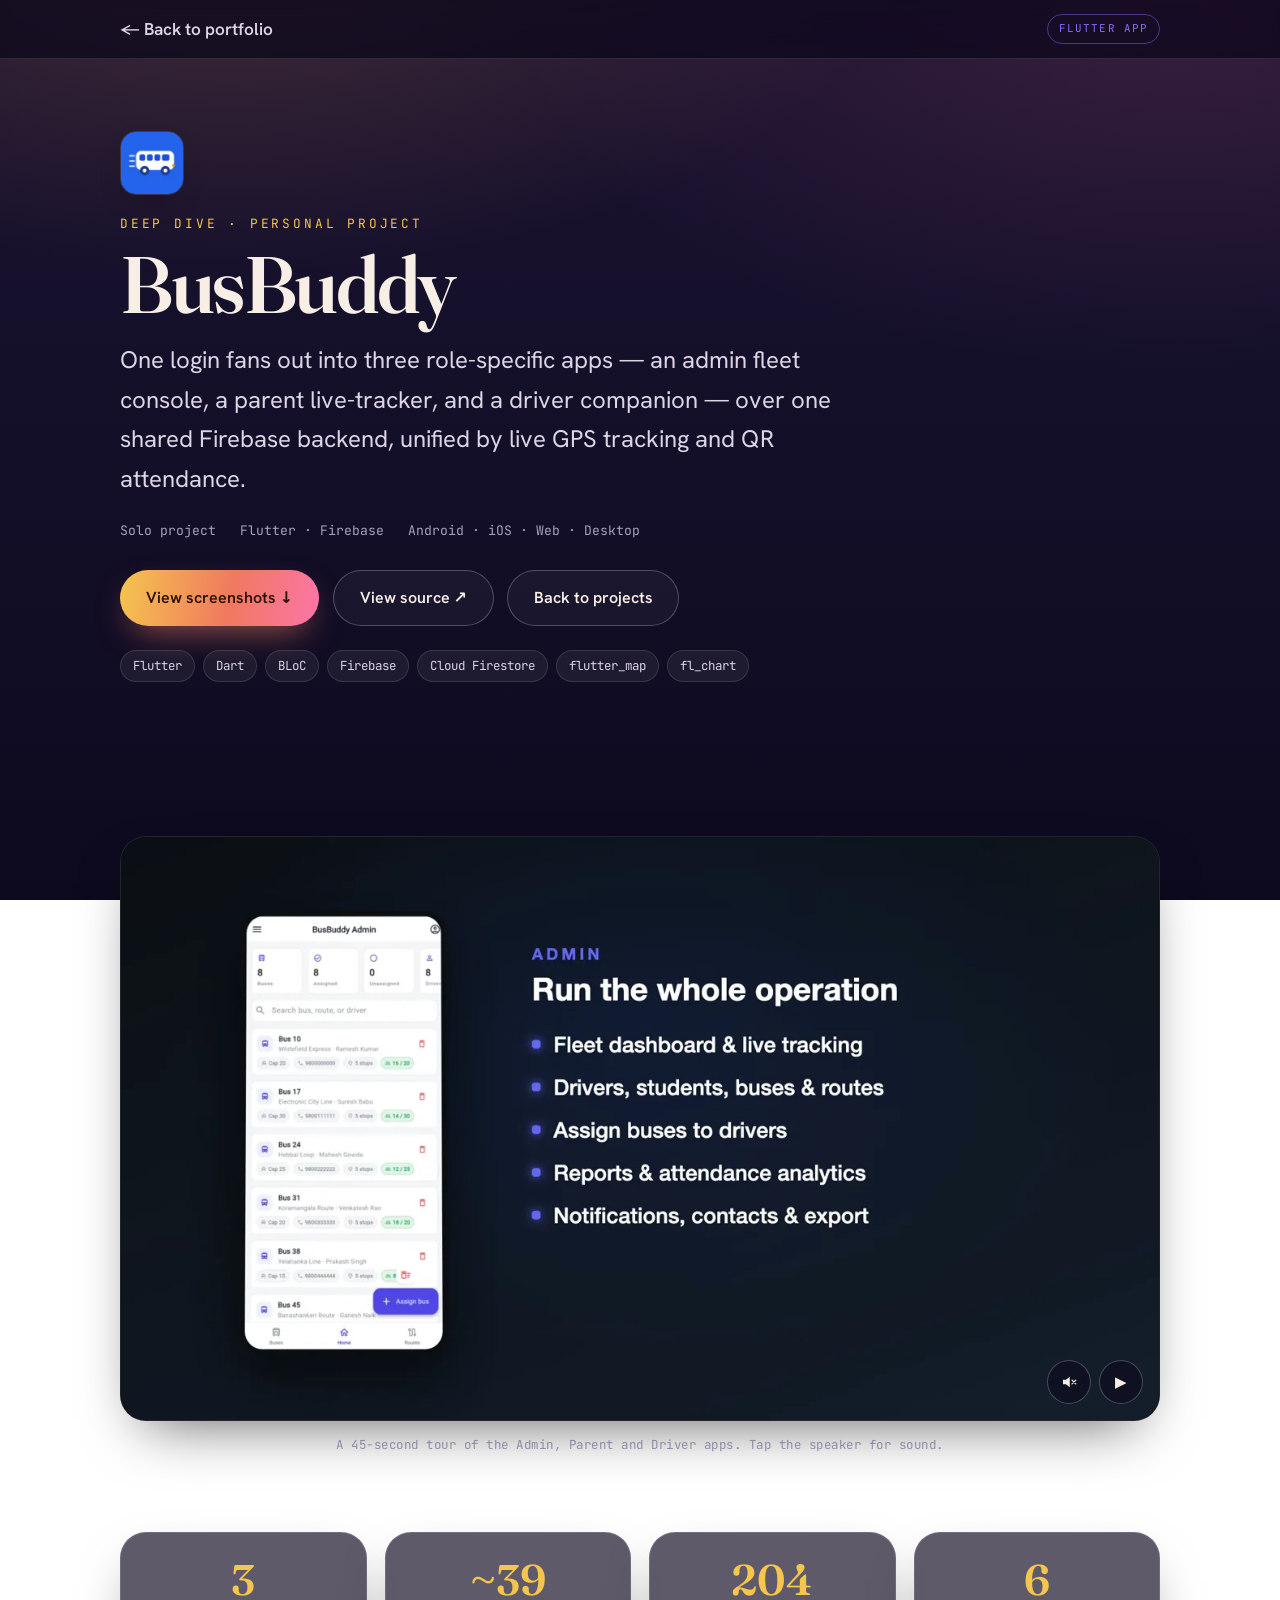
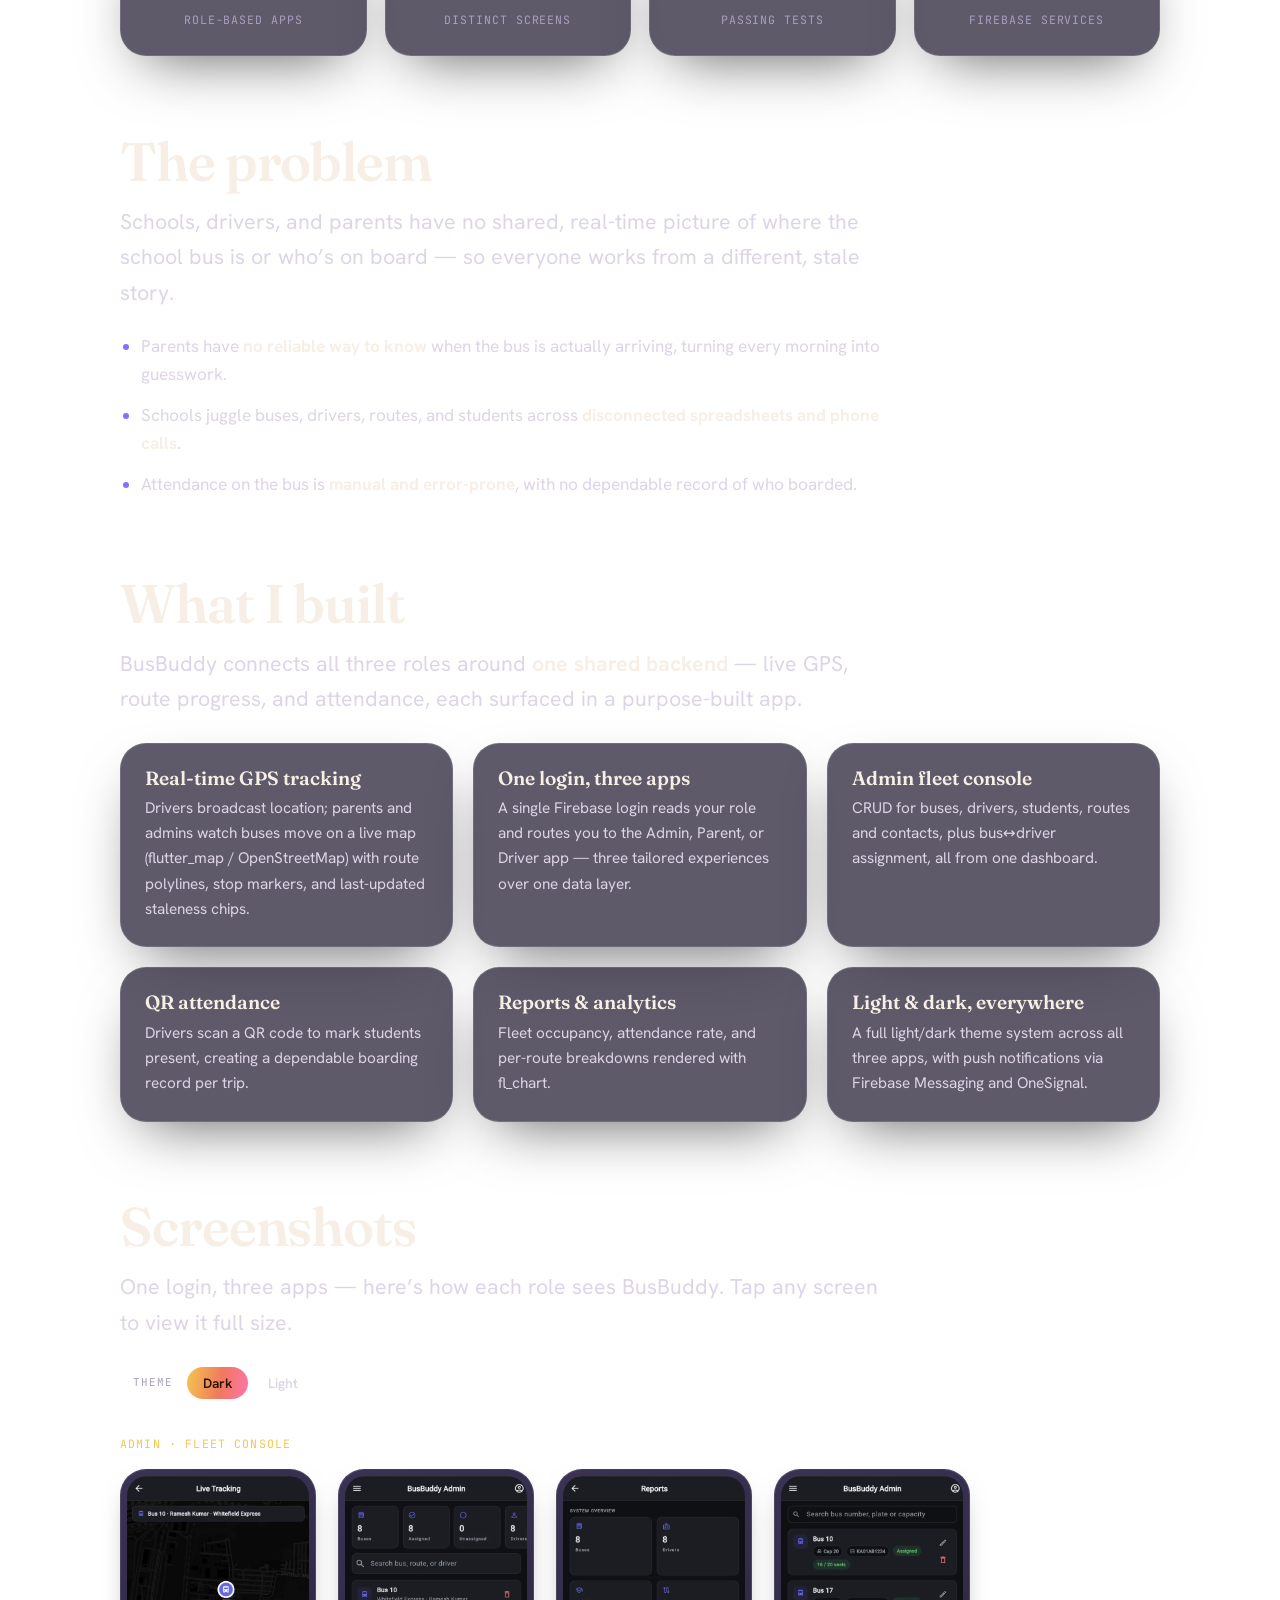
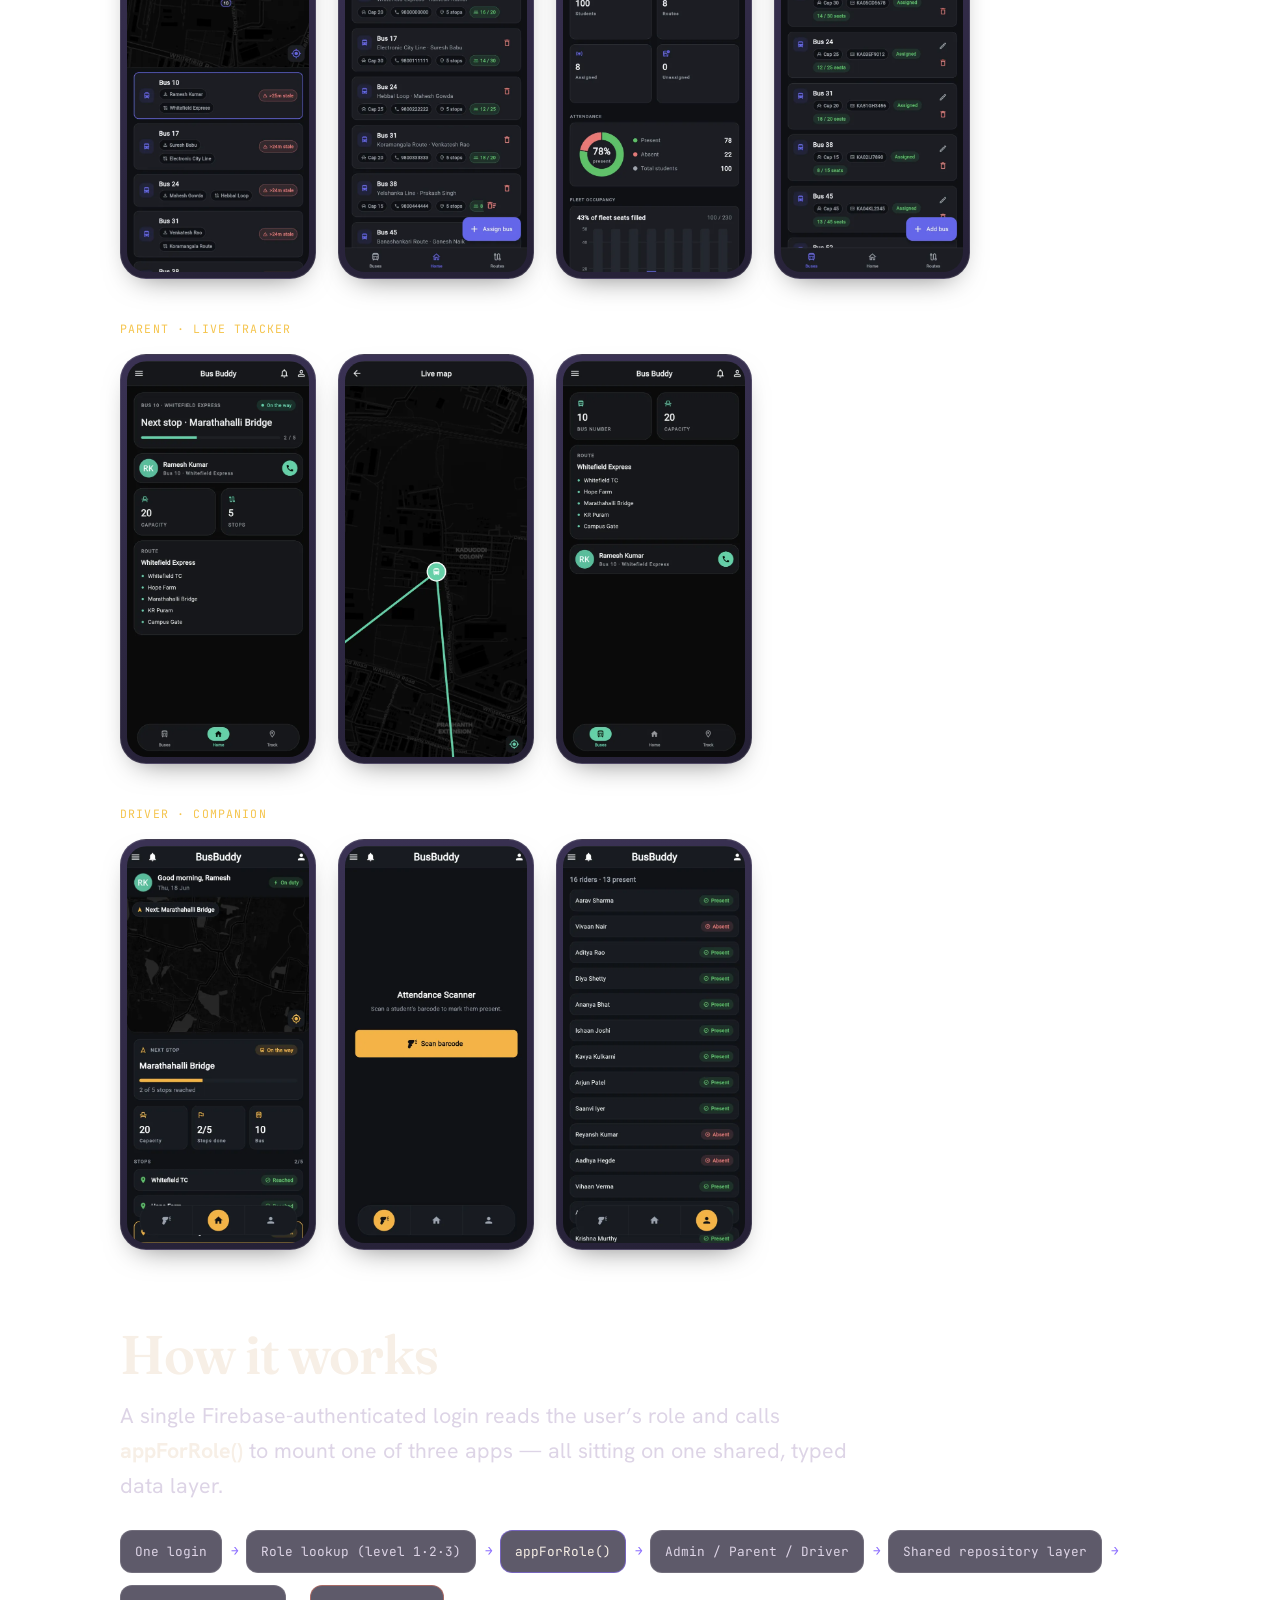
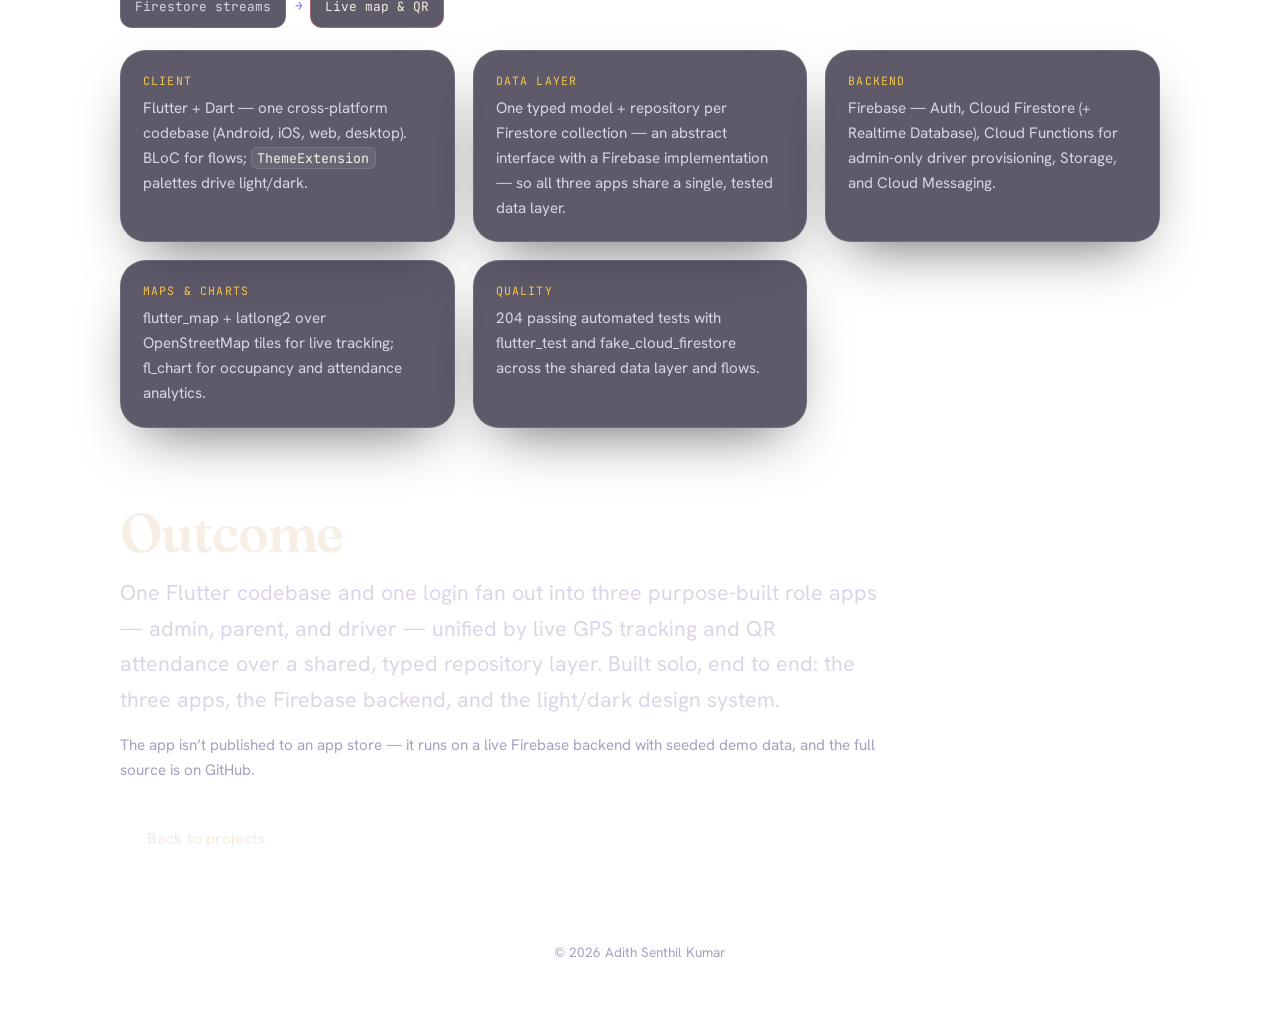
<file: busbuddy.html>
<!DOCTYPE html>
<html lang="en">
<head>
  <meta charset="UTF-8">
  <meta name="viewport" content="width=device-width, initial-scale=1">
  <title>BusBuddy — Deep Dive | Adith Senthil Kumar</title>
  <meta name="description" content="Deep dive: BusBuddy — real-time school-bus tracking. One Flutter codebase and one login fan out into three role apps (admin, parent, driver) over a shared Firebase backend, with live GPS tracking and QR attendance. 204 passing tests.">
  <meta name="theme-color" content="#0d0a1f">
  <meta property="og:type" content="article">
  <meta property="og:title" content="BusBuddy — Deep Dive">
  <meta property="og:description" content="One login fans out into three Flutter role apps — admin, parent, driver — over a shared Firebase backend, unified by live GPS tracking and QR attendance.">
  <meta property="og:url" content="https://adith-senthil-kumar.github.io/my-portfolio/busbuddy.html">
  <meta property="og:image" content="https://adith-senthil-kumar.github.io/my-portfolio/og.png">
  <meta name="twitter:card" content="summary_large_image">
  <meta name="twitter:image" content="https://adith-senthil-kumar.github.io/my-portfolio/og.png">
  <link rel="canonical" href="https://adith-senthil-kumar.github.io/my-portfolio/busbuddy.html">
  <link rel="icon" href="data:image/svg+xml,<svg xmlns='http://www.w3.org/2000/svg' viewBox='0 0 32 32'><rect width='32' height='32' rx='8' fill='%230d0a1f'/><circle cx='16' cy='17' r='8' fill='%23f5c54e'/><rect y='22' width='32' height='10' fill='%230d0a1f'/><rect x='4' y='22' width='24' height='2' fill='%23f0795f'/></svg>">
  <link rel="preconnect" href="https://fonts.googleapis.com">
  <link rel="preconnect" href="https://fonts.gstatic.com" crossorigin>
  <link href="https://fonts.googleapis.com/css2?family=Fraunces:opsz,wght@9..144,400;9..144,500;9..144,600;9..144,700&family=Hanken+Grotesk:wght@400;500;600;700&family=JetBrains+Mono:wght@400;500&display=swap" rel="stylesheet">
  <link rel="stylesheet" href="style.css">
</head>
<body class="case">
  <a class="skip-link" href="#case-main">Skip to content</a>

  <header class="case-nav">
    <div class="case-nav__inner">
      <a class="case-nav__back" href="index.html#projects">&larr; Back to portfolio</a>
      <span class="pub__badge">Flutter app</span>
    </div>
  </header>

  <main id="case-main">
    <!-- Hero -->
    <section class="section case-hero">
      <img class="case-hero__icon" src="screenshots/busbuddy/app-icon.webp" alt="BusBuddy app icon" width="64" height="64">
      <p class="eyebrow">Deep dive &middot; Personal project</p>
      <h1 class="case-hero__title">BusBuddy</h1>
      <p class="case-hero__sub">One login fans out into three role-specific apps &mdash; an admin fleet console, a parent live-tracker, and a driver companion &mdash; over one shared Firebase backend, unified by live GPS tracking and QR attendance.</p>
      <ul class="case-meta">
        <li>Solo project</li>
        <li>Flutter &middot; Firebase</li>
        <li>Android &middot; iOS &middot; Web &middot; Desktop</li>
      </ul>
      <div class="case-hero__actions">
        <a class="btn btn--primary" href="#screenshots">View screenshots &darr;</a>
        <a class="btn btn--ghost" href="https://github.com/Adith-Senthil-kumar/Bus_management_app" target="_blank" rel="noopener">View source &#8599;</a>
        <a class="btn btn--ghost" href="index.html#projects">Back to projects</a>
      </div>
      <ul class="tags case-hero__tags">
        <li>Flutter</li><li>Dart</li><li>BLoC</li><li>Firebase</li><li>Cloud Firestore</li><li>flutter_map</li><li>fl_chart</li>
      </ul>
    </section>

    <!-- Reel -->
    <section class="section case-block">
      <figure class="reel-figure">
        <div class="reel">
          <video class="reel__video" data-reel loop muted playsinline preload="none"
                 width="1920" height="1080"
                 poster="media/busbuddy-reel-poster.webp"
                 aria-label="BusBuddy product reel: a tour of the Admin, Parent and Driver apps — fleet management, live tracking, QR attendance and analytics.">
            <source src="media/busbuddy-reel.mp4" type="video/mp4">
          </video>
          <button class="reel__toggle" type="button" aria-label="Pause reel" hidden>&#9208;</button>
        </div>
        <figcaption class="reel__caption">A 45-second tour of the Admin, Parent and Driver apps. Tap the speaker for sound.</figcaption>
      </figure>
    </section>

    <!-- Overview / stat strip -->
    <section class="section case-block">
      <div class="metrics">
        <div class="metric glass"><span class="metric__num">3</span><span class="metric__label">Role-based apps</span></div>
        <div class="metric glass"><span class="metric__num">~39</span><span class="metric__label">Distinct screens</span></div>
        <div class="metric glass"><span class="metric__num">204</span><span class="metric__label">Passing tests</span></div>
        <div class="metric glass"><span class="metric__num">6</span><span class="metric__label">Firebase services</span></div>
      </div>
    </section>

    <!-- Problem -->
    <section class="section case-block">
      <h2 class="section__title">The problem</h2>
      <p class="case-lead">Schools, drivers, and parents have no shared, real-time picture of where the school bus is or who&rsquo;s on board &mdash; so everyone works from a different, stale story.</p>
      <ul class="case-list">
        <li>Parents have <strong>no reliable way to know</strong> when the bus is actually arriving, turning every morning into guesswork.</li>
        <li>Schools juggle buses, drivers, routes, and students across <strong>disconnected spreadsheets and phone calls</strong>.</li>
        <li>Attendance on the bus is <strong>manual and error-prone</strong>, with no dependable record of who boarded.</li>
      </ul>
    </section>

    <!-- Solution -->
    <section class="section case-block">
      <h2 class="section__title">What I built</h2>
      <p class="case-lead">BusBuddy connects all three roles around <strong>one shared backend</strong> &mdash; live GPS, route progress, and attendance, each surfaced in a purpose-built app.</p>
      <div class="feature-grid">
        <div class="feature glass"><h3>Real-time GPS tracking</h3><p>Drivers broadcast location; parents and admins watch buses move on a live map (flutter_map / OpenStreetMap) with route polylines, stop markers, and last-updated staleness chips.</p></div>
        <div class="feature glass"><h3>One login, three apps</h3><p>A single Firebase login reads your role and routes you to the Admin, Parent, or Driver app &mdash; three tailored experiences over one data layer.</p></div>
        <div class="feature glass"><h3>Admin fleet console</h3><p>CRUD for buses, drivers, students, routes and contacts, plus bus&#8596;driver assignment, all from one dashboard.</p></div>
        <div class="feature glass"><h3>QR attendance</h3><p>Drivers scan a QR code to mark students present, creating a dependable boarding record per trip.</p></div>
        <div class="feature glass"><h3>Reports &amp; analytics</h3><p>Fleet occupancy, attendance rate, and per-route breakdowns rendered with fl_chart.</p></div>
        <div class="feature glass"><h3>Light &amp; dark, everywhere</h3><p>A full light/dark theme system across all three apps, with push notifications via Firebase Messaging and OneSignal.</p></div>
      </div>
    </section>

    <!-- Screenshots -->
    <section class="section case-block" id="screenshots">
      <h2 class="section__title">Screenshots</h2>
      <p class="case-lead">One login, three apps &mdash; here&rsquo;s how each role sees BusBuddy. Tap any screen to view it full size.</p>

      <div class="theme-toggle" role="group" aria-label="Screenshot theme">
        <span class="theme-toggle__label">Theme</span>
        <button type="button" class="theme-toggle__btn is-active" data-set-theme="dark" aria-pressed="true">Dark</button>
        <button type="button" class="theme-toggle__btn" data-set-theme="light" aria-pressed="false">Light</button>
      </div>

      <div class="shots" data-theme="dark">
        <div class="shots__group">
          <p class="shots__label">Admin &middot; Fleet console</p>
          <div class="shots__grid">
            <button class="shot" type="button" data-full="screenshots/busbuddy/admin-tracking.webp" data-full-light="screenshots/busbuddy/admin-tracking-light.webp" data-caption="Admin &middot; Live fleet tracking" aria-label="Admin live fleet tracking — view full size">
              <span class="shot__media">
                <img class="shot__img shot__img--dark" src="screenshots/busbuddy/admin-tracking-thumb.webp" alt="BusBuddy admin live-tracking screen: a map with a bus marker above a list of buses showing driver, route and last-updated staleness chips" width="560" height="1219" loading="lazy" decoding="async">
                <img class="shot__img shot__img--light" src="screenshots/busbuddy/admin-tracking-light-thumb.webp" alt="" aria-hidden="true" width="560" height="1219" loading="lazy" decoding="async">
              </span>
            </button>
            <button class="shot" type="button" data-full="screenshots/busbuddy/admin-home.webp" data-full-light="screenshots/busbuddy/admin-home-light.webp" data-caption="Admin &middot; Fleet dashboard" aria-label="Admin fleet dashboard — view full size">
              <span class="shot__media">
                <img class="shot__img shot__img--dark" src="screenshots/busbuddy/admin-home-thumb.webp" alt="BusBuddy admin home screen: metric cards for buses, assigned and drivers above a searchable bus list with occupancy chips" width="560" height="1219" loading="lazy" decoding="async">
                <img class="shot__img shot__img--light" src="screenshots/busbuddy/admin-home-light-thumb.webp" alt="" aria-hidden="true" width="560" height="1219" loading="lazy" decoding="async">
              </span>
            </button>
            <button class="shot" type="button" data-full="screenshots/busbuddy/admin-reports.webp" data-full-light="screenshots/busbuddy/admin-reports-light.webp" data-caption="Admin &middot; Reports &amp; analytics" aria-label="Admin reports and analytics — view full size">
              <span class="shot__media">
                <img class="shot__img shot__img--dark" src="screenshots/busbuddy/admin-reports-thumb.webp" alt="BusBuddy admin reports screen: occupancy and attendance analytics rendered as charts with fl_chart" width="560" height="1219" loading="lazy" decoding="async">
                <img class="shot__img shot__img--light" src="screenshots/busbuddy/admin-reports-light-thumb.webp" alt="" aria-hidden="true" width="560" height="1219" loading="lazy" decoding="async">
              </span>
            </button>
            <button class="shot" type="button" data-full="screenshots/busbuddy/admin-buses.webp" data-full-light="screenshots/busbuddy/admin-buses-light.webp" data-caption="Admin &middot; Bus management" aria-label="Admin bus management — view full size">
              <span class="shot__media">
                <img class="shot__img shot__img--dark" src="screenshots/busbuddy/admin-buses-thumb.webp" alt="BusBuddy admin bus-management screen: a list of buses with management actions" width="560" height="1219" loading="lazy" decoding="async">
                <img class="shot__img shot__img--light" src="screenshots/busbuddy/admin-buses-light-thumb.webp" alt="" aria-hidden="true" width="560" height="1219" loading="lazy" decoding="async">
              </span>
            </button>
          </div>
        </div>

        <div class="shots__group">
          <p class="shots__label">Parent &middot; Live tracker</p>
          <div class="shots__grid">
            <button class="shot" type="button" data-full="screenshots/busbuddy/parent-home.webp" data-full-light="screenshots/busbuddy/parent-home-light.webp" data-caption="Parent &middot; Live status" aria-label="Parent live status — view full size">
              <span class="shot__media">
                <img class="shot__img shot__img--dark" src="screenshots/busbuddy/parent-home-thumb.webp" alt="BusBuddy parent home screen: a mint status hero showing next stop and an ETA progress bar, the driver card, and the route stops" width="560" height="1219" loading="lazy" decoding="async">
                <img class="shot__img shot__img--light" src="screenshots/busbuddy/parent-home-light-thumb.webp" alt="" aria-hidden="true" width="560" height="1219" loading="lazy" decoding="async">
              </span>
            </button>
            <button class="shot" type="button" data-full="screenshots/busbuddy/parent-tracking.webp" data-full-light="screenshots/busbuddy/parent-tracking-light.webp" data-caption="Parent &middot; Live location" aria-label="Parent live location — view full size">
              <span class="shot__media">
                <img class="shot__img shot__img--dark" src="screenshots/busbuddy/parent-tracking-thumb.webp" alt="BusBuddy parent live-location screen: the child's bus moving on a map in real time" width="560" height="1219" loading="lazy" decoding="async">
                <img class="shot__img shot__img--light" src="screenshots/busbuddy/parent-tracking-light-thumb.webp" alt="" aria-hidden="true" width="560" height="1219" loading="lazy" decoding="async">
              </span>
            </button>
            <button class="shot" type="button" data-full="screenshots/busbuddy/parent-bus.webp" data-full-light="screenshots/busbuddy/parent-bus-light.webp" data-caption="Parent &middot; Bus details" aria-label="Parent bus details — view full size">
              <span class="shot__media">
                <img class="shot__img shot__img--dark" src="screenshots/busbuddy/parent-bus-thumb.webp" alt="BusBuddy parent bus screen: bus, driver and route details" width="560" height="1219" loading="lazy" decoding="async">
                <img class="shot__img shot__img--light" src="screenshots/busbuddy/parent-bus-light-thumb.webp" alt="" aria-hidden="true" width="560" height="1219" loading="lazy" decoding="async">
              </span>
            </button>
          </div>
        </div>

        <div class="shots__group">
          <p class="shots__label">Driver &middot; Companion</p>
          <div class="shots__grid">
            <button class="shot" type="button" data-full="screenshots/busbuddy/driver-home.webp" data-full-light="screenshots/busbuddy/driver-home-light.webp" data-caption="Driver &middot; Dashboard" aria-label="Driver dashboard — view full size">
              <span class="shot__media">
                <img class="shot__img shot__img--dark" src="screenshots/busbuddy/driver-home-thumb.webp" alt="BusBuddy driver home screen: a greeting, a pinned live map, a status hero, stat cards and a stops timeline" width="560" height="1219" loading="lazy" decoding="async">
                <img class="shot__img shot__img--light" src="screenshots/busbuddy/driver-home-light-thumb.webp" alt="" aria-hidden="true" width="560" height="1219" loading="lazy" decoding="async">
              </span>
            </button>
            <button class="shot" type="button" data-full="screenshots/busbuddy/driver-scan.webp" data-full-light="screenshots/busbuddy/driver-scan-light.webp" data-caption="Driver &middot; QR attendance" aria-label="Driver QR attendance scan — view full size">
              <span class="shot__media">
                <img class="shot__img shot__img--dark" src="screenshots/busbuddy/driver-scan-thumb.webp" alt="BusBuddy driver QR-scan screen for marking students present by scanning a code" width="560" height="1219" loading="lazy" decoding="async">
                <img class="shot__img shot__img--light" src="screenshots/busbuddy/driver-scan-light-thumb.webp" alt="" aria-hidden="true" width="560" height="1219" loading="lazy" decoding="async">
              </span>
            </button>
            <button class="shot" type="button" data-full="screenshots/busbuddy/driver-attendance.webp" data-full-light="screenshots/busbuddy/driver-attendance-light.webp" data-caption="Driver &middot; Attendance" aria-label="Driver attendance list — view full size">
              <span class="shot__media">
                <img class="shot__img shot__img--dark" src="screenshots/busbuddy/driver-attendance-thumb.webp" alt="BusBuddy driver attendance screen listing students and their boarding status" width="560" height="1219" loading="lazy" decoding="async">
                <img class="shot__img shot__img--light" src="screenshots/busbuddy/driver-attendance-light-thumb.webp" alt="" aria-hidden="true" width="560" height="1219" loading="lazy" decoding="async">
              </span>
            </button>
          </div>
        </div>
      </div>
    </section>

    <!-- How it works -->
    <section class="section case-block">
      <h2 class="section__title">How it works</h2>
      <p class="case-lead">A single Firebase-authenticated login reads the user&rsquo;s role and calls <strong>appForRole()</strong> to mount one of three apps &mdash; all sitting on one shared, typed data layer.</p>
      <div class="flow" role="img" aria-label="Flow: one login, role lookup by level, appForRole routing, the Admin, Parent or Driver app, the shared repository layer, Firestore streams, and live map plus QR attendance.">
        <span class="flow__step">One login</span>
        <span class="flow__step">Role lookup (level 1&middot;2&middot;3)</span>
        <span class="flow__step flow__step--ai">appForRole()</span>
        <span class="flow__step">Admin / Parent / Driver</span>
        <span class="flow__step">Shared repository layer</span>
        <span class="flow__step">Firestore streams</span>
        <span class="flow__step flow__step--alert">Live map &amp; QR</span>
      </div>
      <div class="layer-grid">
        <div class="layer glass"><span class="layer__k">Client</span><span class="layer__v">Flutter + Dart &mdash; one cross-platform codebase (Android, iOS, web, desktop). BLoC for flows; <code>ThemeExtension</code> palettes drive light/dark.</span></div>
        <div class="layer glass"><span class="layer__k">Data layer</span><span class="layer__v">One typed model + repository per Firestore collection &mdash; an abstract interface with a Firebase implementation &mdash; so all three apps share a single, tested data layer.</span></div>
        <div class="layer glass"><span class="layer__k">Backend</span><span class="layer__v">Firebase &mdash; Auth, Cloud Firestore (+ Realtime Database), Cloud Functions for admin-only driver provisioning, Storage, and Cloud Messaging.</span></div>
        <div class="layer glass"><span class="layer__k">Maps &amp; charts</span><span class="layer__v">flutter_map + latlong2 over OpenStreetMap tiles for live tracking; fl_chart for occupancy and attendance analytics.</span></div>
        <div class="layer glass"><span class="layer__k">Quality</span><span class="layer__v">204 passing automated tests with flutter_test and fake_cloud_firestore across the shared data layer and flows.</span></div>
      </div>
    </section>

    <!-- Outcome -->
    <section class="section case-block">
      <h2 class="section__title">Outcome</h2>
      <p class="case-lead">One Flutter codebase and one login fan out into three purpose-built role apps &mdash; admin, parent, and driver &mdash; unified by live GPS tracking and QR attendance over a shared, typed repository layer. Built solo, end to end: the three apps, the Firebase backend, and the light/dark design system.</p>
      <p class="case-note">The app isn&rsquo;t published to an app store &mdash; it runs on a live Firebase backend with seeded demo data, and the full source is on GitHub.</p>
      <div class="case-hero__actions">
        <a class="btn btn--ghost" href="index.html#projects">Back to projects</a>
      </div>
    </section>
  </main>

  <footer class="footer">
    <p>&copy; <span id="year">2026</span> Adith Senthil Kumar</p>
  </footer>

  <script>document.getElementById('year').textContent = new Date().getFullYear();</script>
  <script src="gallery.js" defer></script>
  <script src="reel.js" defer></script>
</body>
</html>
</file>
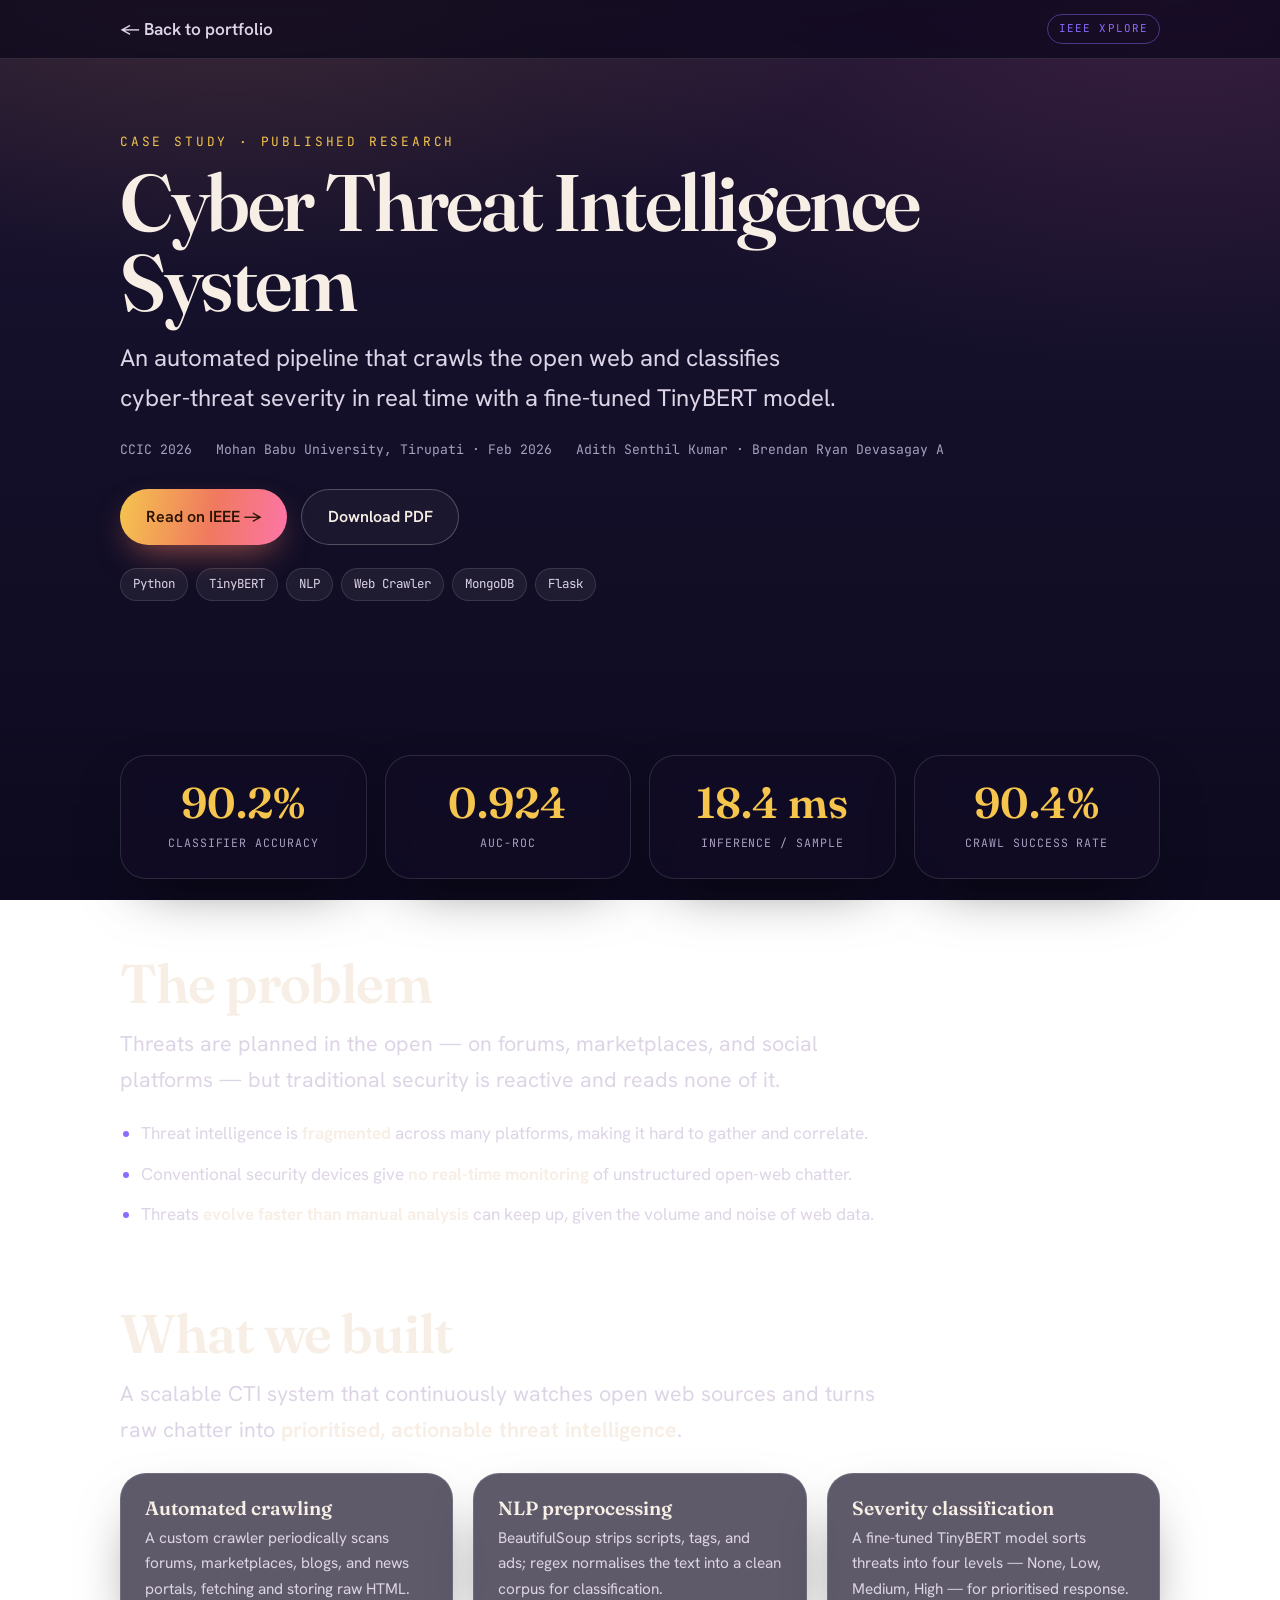
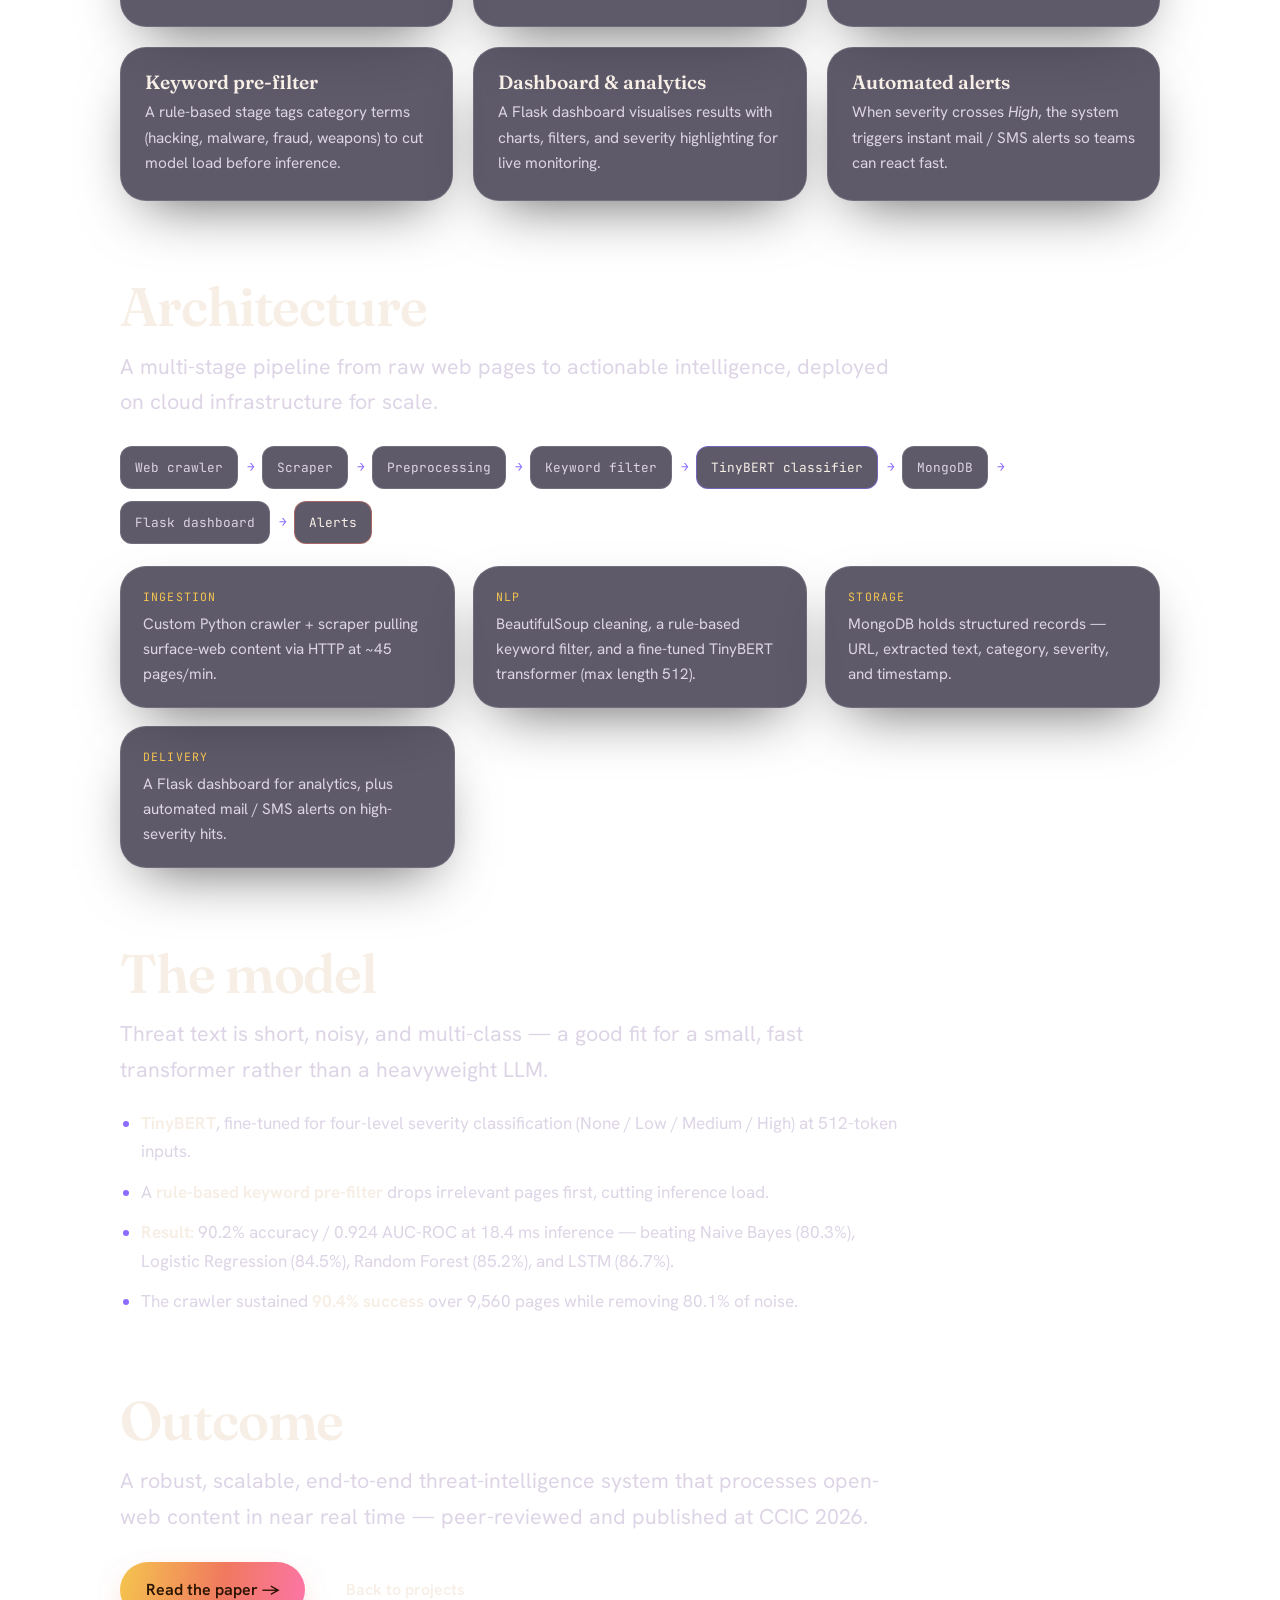
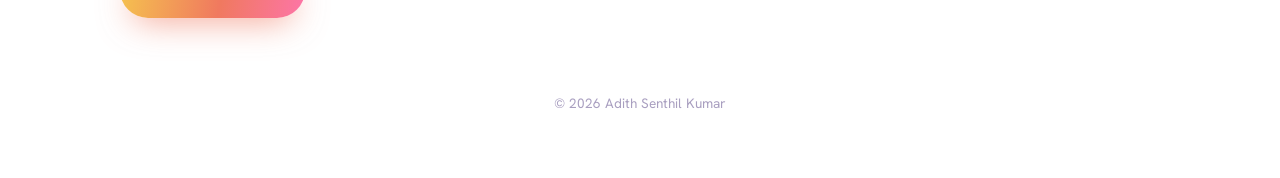
<file: cyberthreat.html>
<!DOCTYPE html>
<html lang="en">
<head>
  <meta charset="UTF-8">
  <meta name="viewport" content="width=device-width, initial-scale=1">
  <title>Cyber Threat Intelligence System — Case Study | Adith Senthil Kumar</title>
  <meta name="description" content="Case study: an automated Cyber Threat Intelligence system that crawls the open web and classifies threat severity with a fine-tuned TinyBERT model (90.2% accuracy). Python, NLP, MongoDB, Flask.">
  <meta name="theme-color" content="#0d0a1f">
  <meta property="og:type" content="article">
  <meta property="og:title" content="Cyber Threat Intelligence System — Case Study">
  <meta property="og:description" content="Automated CTI: web crawling + NLP severity classification with TinyBERT (90.2% accuracy). Python · NLP · MongoDB · Flask.">
  <meta property="og:url" content="https://adith-senthil-kumar.github.io/my-portfolio/cyberthreat.html">
  <meta property="og:image" content="https://adith-senthil-kumar.github.io/my-portfolio/og.png">
  <meta name="twitter:card" content="summary_large_image">
  <meta name="twitter:image" content="https://adith-senthil-kumar.github.io/my-portfolio/og.png">
  <link rel="canonical" href="https://adith-senthil-kumar.github.io/my-portfolio/cyberthreat.html">
  <link rel="icon" href="data:image/svg+xml,<svg xmlns='http://www.w3.org/2000/svg' viewBox='0 0 32 32'><rect width='32' height='32' rx='8' fill='%230d0a1f'/><circle cx='16' cy='17' r='8' fill='%23f5c54e'/><rect y='22' width='32' height='10' fill='%230d0a1f'/><rect x='4' y='22' width='24' height='2' fill='%23f0795f'/></svg>">
  <link rel="preconnect" href="https://fonts.googleapis.com">
  <link rel="preconnect" href="https://fonts.gstatic.com" crossorigin>
  <link href="https://fonts.googleapis.com/css2?family=Fraunces:opsz,wght@9..144,400;9..144,500;9..144,600;9..144,700&family=Hanken+Grotesk:wght@400;500;600;700&family=JetBrains+Mono:wght@400;500&display=swap" rel="stylesheet">
  <link rel="stylesheet" href="style.css">
</head>
<body class="case">
  <a class="skip-link" href="#case-main">Skip to content</a>

  <header class="case-nav">
    <div class="case-nav__inner">
      <a class="case-nav__back" href="index.html#projects">&larr; Back to portfolio</a>
      <span class="pub__badge">IEEE Xplore</span>
    </div>
  </header>

  <main id="case-main">
    <!-- Hero -->
    <section class="section case-hero">
      <p class="eyebrow">Case study &middot; Published research</p>
      <h1 class="case-hero__title">Cyber Threat Intelligence System</h1>
      <p class="case-hero__sub">An automated pipeline that crawls the open web and classifies cyber-threat severity in real time with a fine-tuned TinyBERT model.</p>
      <ul class="case-meta">
        <li>CCIC 2026</li>
        <li>Mohan Babu University, Tirupati &middot; Feb 2026</li>
        <li>Adith Senthil Kumar &middot; Brendan Ryan Devasagay A</li>
      </ul>
      <div class="case-hero__actions">
        <a class="btn btn--primary" href="https://ieeexplore.ieee.org/document/11486242" target="_blank" rel="noopener">Read on IEEE &rarr;</a>
        <a class="btn btn--ghost" href="papers/cyber.pdf" target="_blank" rel="noopener">Download PDF</a>
      </div>
      <ul class="tags case-hero__tags">
        <li>Python</li><li>TinyBERT</li><li>NLP</li><li>Web Crawler</li><li>MongoDB</li><li>Flask</li>
      </ul>
    </section>

    <!-- Stat strip -->
    <section class="section case-block">
      <div class="metrics">
        <div class="metric glass"><span class="metric__num">90.2%</span><span class="metric__label">Classifier accuracy</span></div>
        <div class="metric glass"><span class="metric__num">0.924</span><span class="metric__label">AUC-ROC</span></div>
        <div class="metric glass"><span class="metric__num">18.4 ms</span><span class="metric__label">Inference / sample</span></div>
        <div class="metric glass"><span class="metric__num">90.4%</span><span class="metric__label">Crawl success rate</span></div>
      </div>
    </section>

    <!-- Problem -->
    <section class="section case-block">
      <h2 class="section__title">The problem</h2>
      <p class="case-lead">Threats are planned in the open &mdash; on forums, marketplaces, and social platforms &mdash; but traditional security is reactive and reads none of it.</p>
      <ul class="case-list">
        <li>Threat intelligence is <strong>fragmented</strong> across many platforms, making it hard to gather and correlate.</li>
        <li>Conventional security devices give <strong>no real-time monitoring</strong> of unstructured open-web chatter.</li>
        <li>Threats <strong>evolve faster than manual analysis</strong> can keep up, given the volume and noise of web data.</li>
      </ul>
    </section>

    <!-- Solution -->
    <section class="section case-block">
      <h2 class="section__title">What we built</h2>
      <p class="case-lead">A scalable CTI system that continuously watches open web sources and turns raw chatter into <strong>prioritised, actionable threat intelligence</strong>.</p>
      <div class="feature-grid">
        <div class="feature glass"><h3>Automated crawling</h3><p>A custom crawler periodically scans forums, marketplaces, blogs, and news portals, fetching and storing raw HTML.</p></div>
        <div class="feature glass"><h3>NLP preprocessing</h3><p>BeautifulSoup strips scripts, tags, and ads; regex normalises the text into a clean corpus for classification.</p></div>
        <div class="feature glass"><h3>Severity classification</h3><p>A fine-tuned TinyBERT model sorts threats into four levels &mdash; None, Low, Medium, High &mdash; for prioritised response.</p></div>
        <div class="feature glass"><h3>Keyword pre-filter</h3><p>A rule-based stage tags category terms (hacking, malware, fraud, weapons) to cut model load before inference.</p></div>
        <div class="feature glass"><h3>Dashboard &amp; analytics</h3><p>A Flask dashboard visualises results with charts, filters, and severity highlighting for live monitoring.</p></div>
        <div class="feature glass"><h3>Automated alerts</h3><p>When severity crosses <em>High</em>, the system triggers instant mail / SMS alerts so teams can react fast.</p></div>
      </div>
    </section>

    <!-- Architecture -->
    <section class="section case-block">
      <h2 class="section__title">Architecture</h2>
      <p class="case-lead">A multi-stage pipeline from raw web pages to actionable intelligence, deployed on cloud infrastructure for scale.</p>
      <div class="flow" role="img" aria-label="Pipeline: web crawler, web scraper, preprocessing, keyword filter, TinyBERT classifier, MongoDB storage, Flask dashboard, alerts.">
        <span class="flow__step">Web crawler</span>
        <span class="flow__step">Scraper</span>
        <span class="flow__step">Preprocessing</span>
        <span class="flow__step">Keyword filter</span>
        <span class="flow__step flow__step--ai">TinyBERT classifier</span>
        <span class="flow__step">MongoDB</span>
        <span class="flow__step">Flask dashboard</span>
        <span class="flow__step flow__step--alert">Alerts</span>
      </div>
      <div class="layer-grid">
        <div class="layer glass"><span class="layer__k">Ingestion</span><span class="layer__v">Custom Python crawler + scraper pulling surface-web content via HTTP at ~45 pages/min.</span></div>
        <div class="layer glass"><span class="layer__k">NLP</span><span class="layer__v">BeautifulSoup cleaning, a rule-based keyword filter, and a fine-tuned TinyBERT transformer (max length 512).</span></div>
        <div class="layer glass"><span class="layer__k">Storage</span><span class="layer__v">MongoDB holds structured records &mdash; URL, extracted text, category, severity, and timestamp.</span></div>
        <div class="layer glass"><span class="layer__k">Delivery</span><span class="layer__v">A Flask dashboard for analytics, plus automated mail / SMS alerts on high-severity hits.</span></div>
      </div>
    </section>

    <!-- Model -->
    <section class="section case-block">
      <h2 class="section__title">The model</h2>
      <p class="case-lead">Threat text is short, noisy, and multi-class &mdash; a good fit for a small, fast transformer rather than a heavyweight LLM.</p>
      <ul class="case-list">
        <li><strong>TinyBERT</strong>, fine-tuned for four-level severity classification (None / Low / Medium / High) at 512-token inputs.</li>
        <li>A <strong>rule-based keyword pre-filter</strong> drops irrelevant pages first, cutting inference load.</li>
        <li><strong>Result:</strong> 90.2% accuracy / 0.924 AUC-ROC at 18.4 ms inference &mdash; beating Naive Bayes (80.3%), Logistic Regression (84.5%), Random Forest (85.2%), and LSTM (86.7%).</li>
        <li>The crawler sustained <strong>90.4% success</strong> over 9,560 pages while removing 80.1% of noise.</li>
      </ul>
    </section>

    <!-- Outcome -->
    <section class="section case-block">
      <h2 class="section__title">Outcome</h2>
      <p class="case-lead">A robust, scalable, end-to-end threat-intelligence system that processes open-web content in near real time &mdash; peer-reviewed and published at CCIC 2026.</p>
      <div class="case-hero__actions">
        <a class="btn btn--primary" href="https://ieeexplore.ieee.org/document/11486242" target="_blank" rel="noopener">Read the paper &rarr;</a>
        <a class="btn btn--ghost" href="index.html#projects">Back to projects</a>
      </div>
    </section>
  </main>

  <footer class="footer">
    <p>&copy; <span id="year">2026</span> Adith Senthil Kumar</p>
  </footer>

  <script>document.getElementById('year').textContent = new Date().getFullYear();</script>
</body>
</html>
</file>
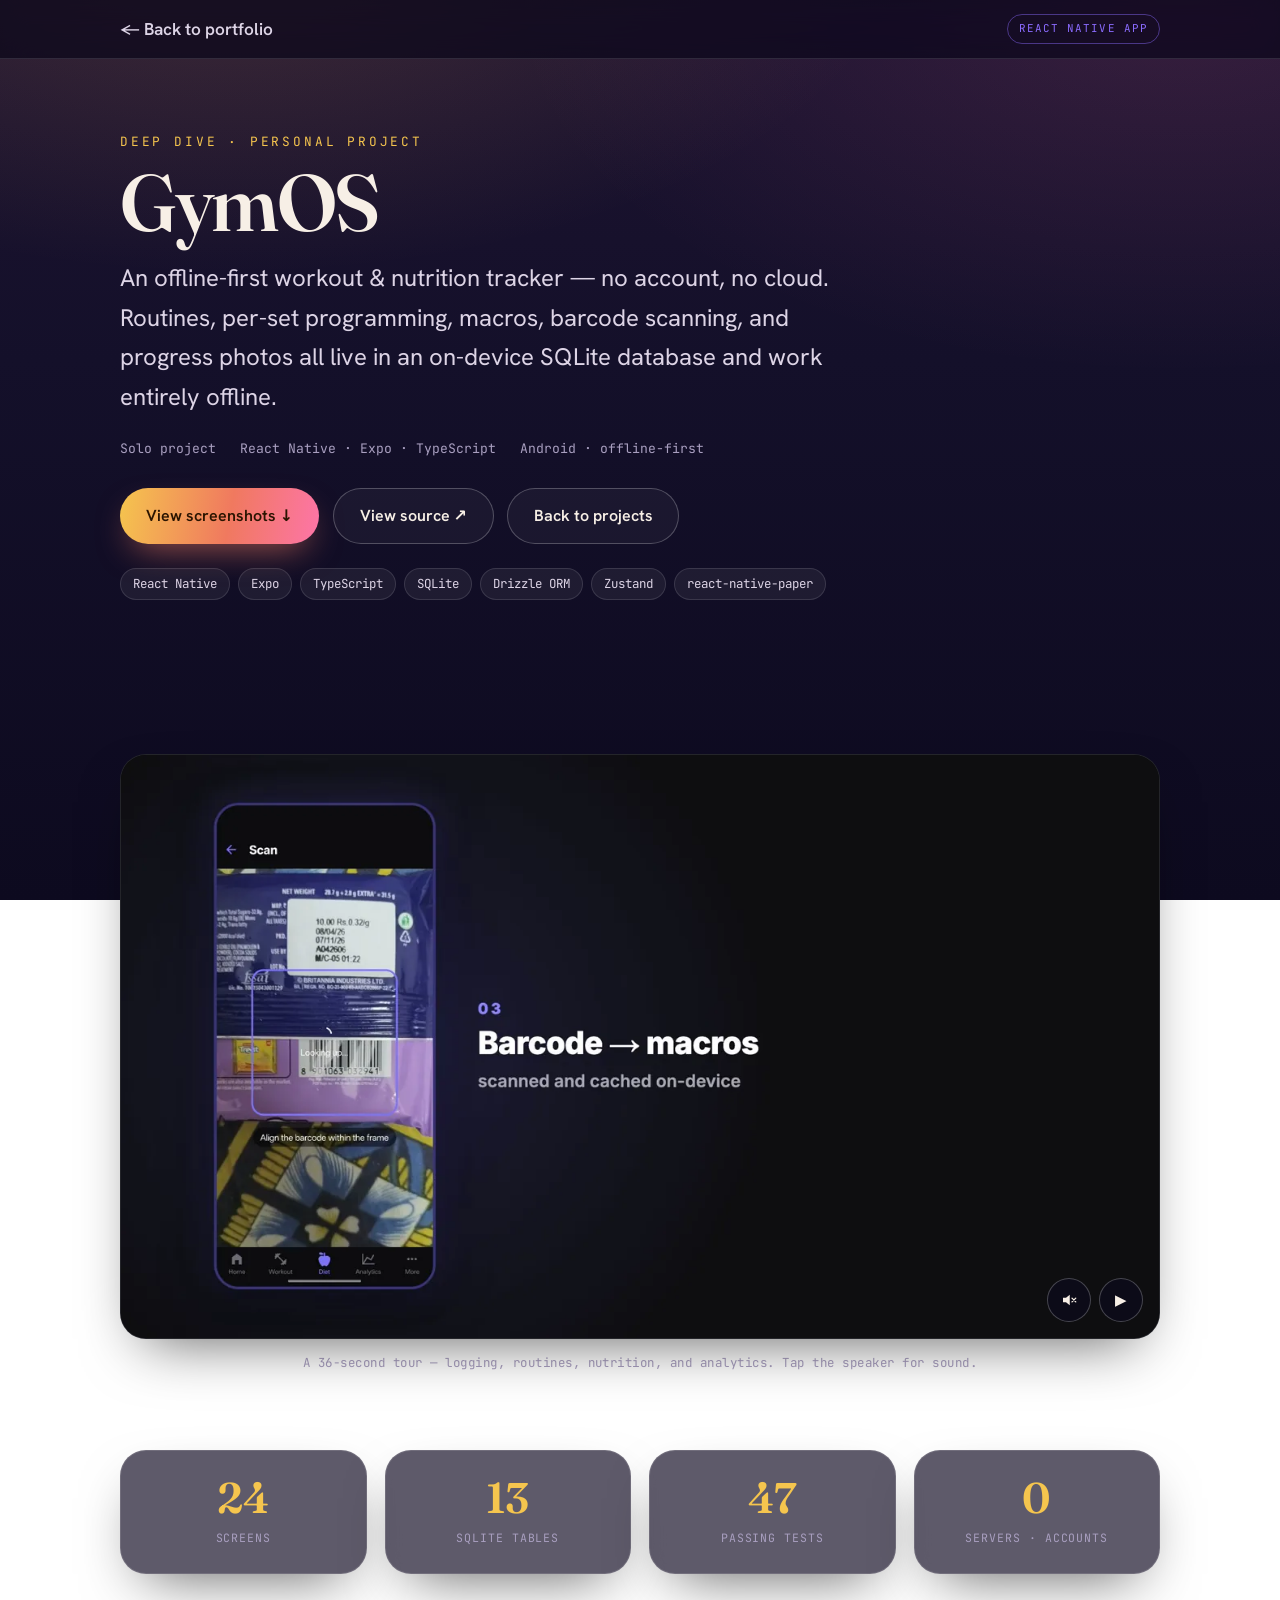
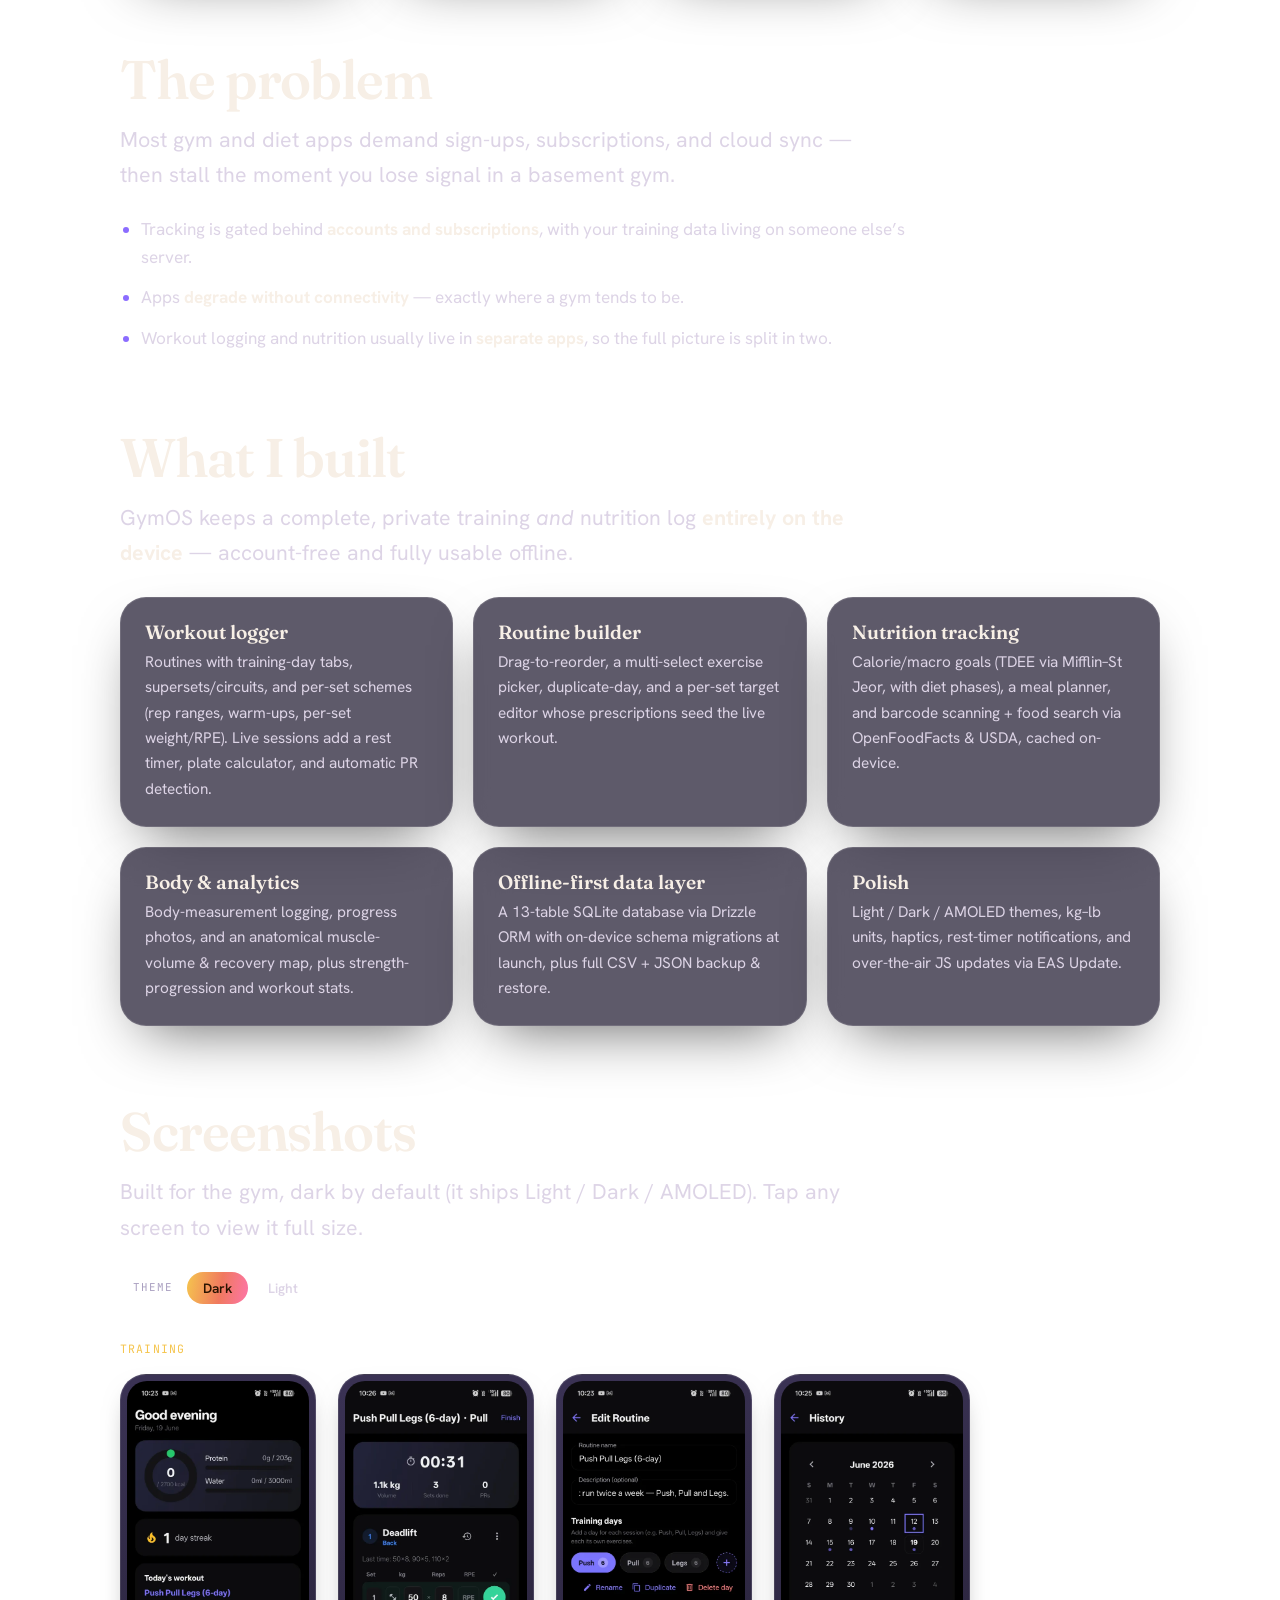
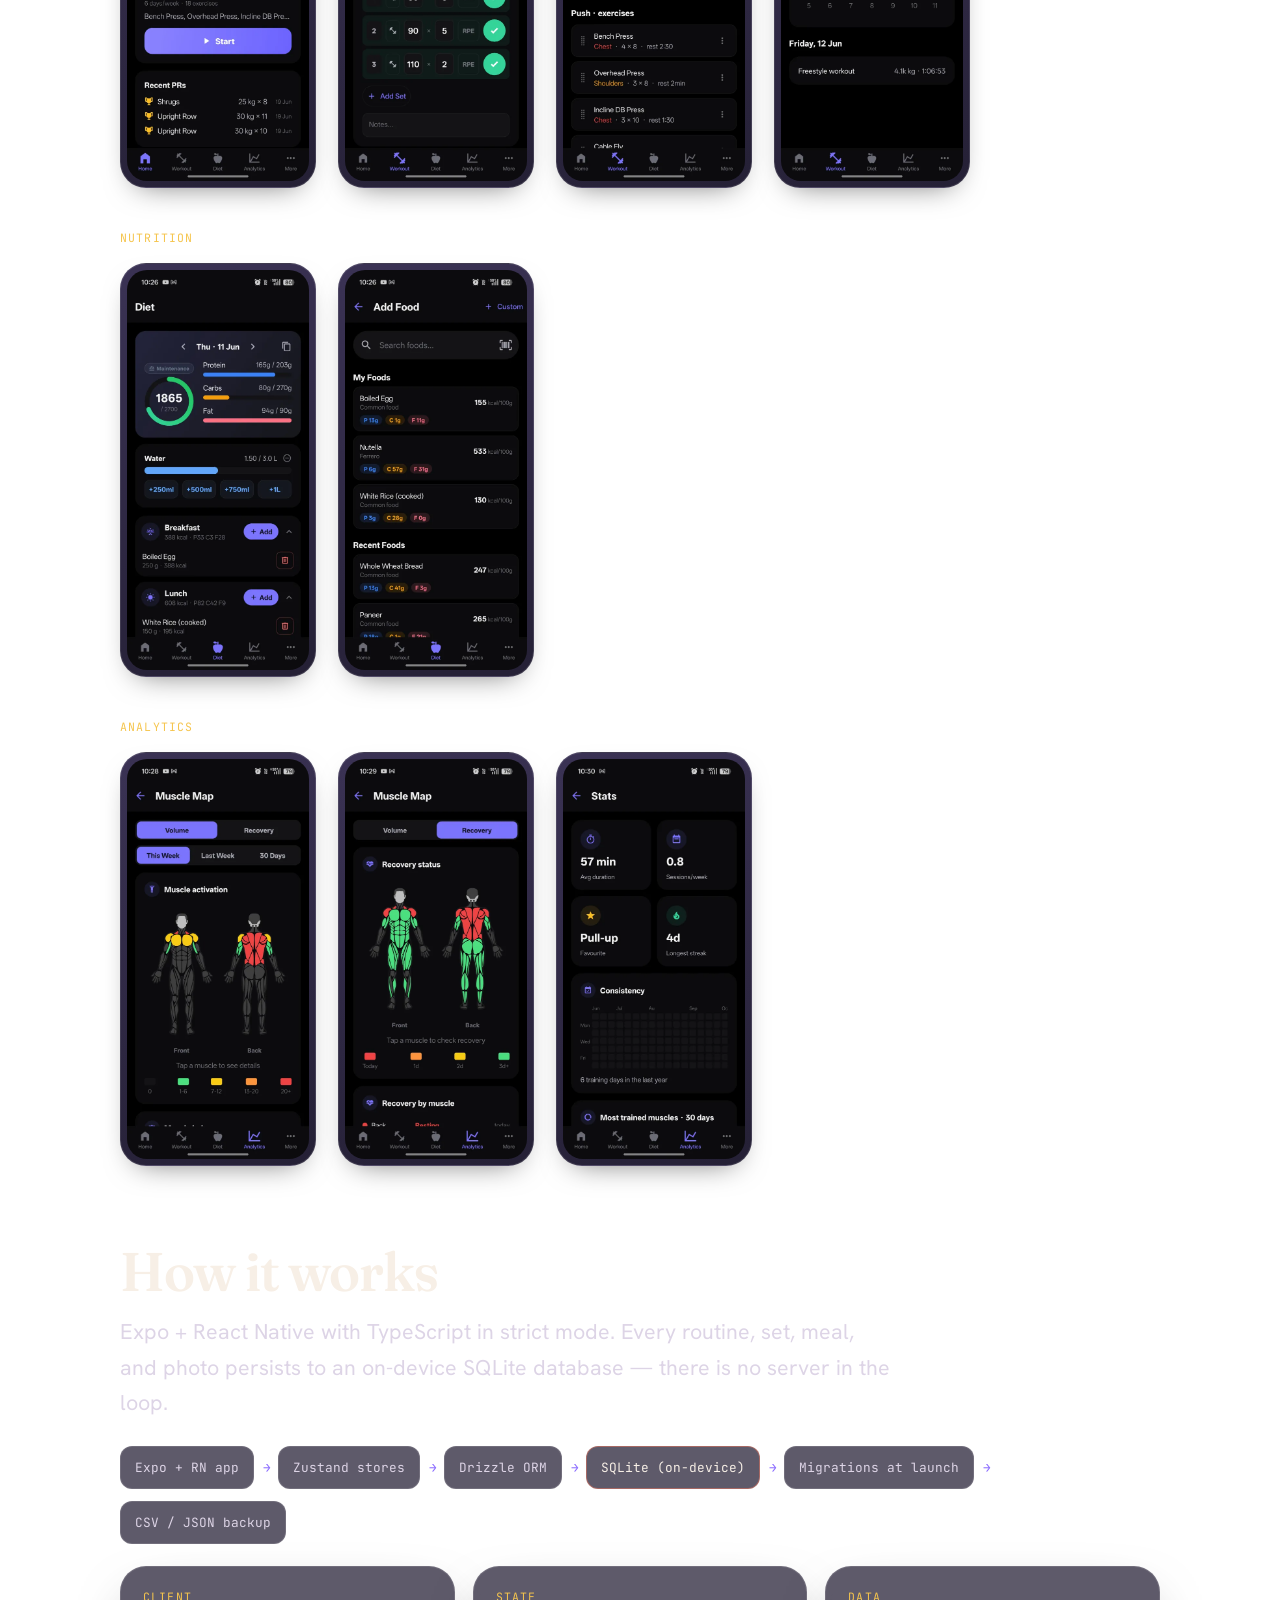
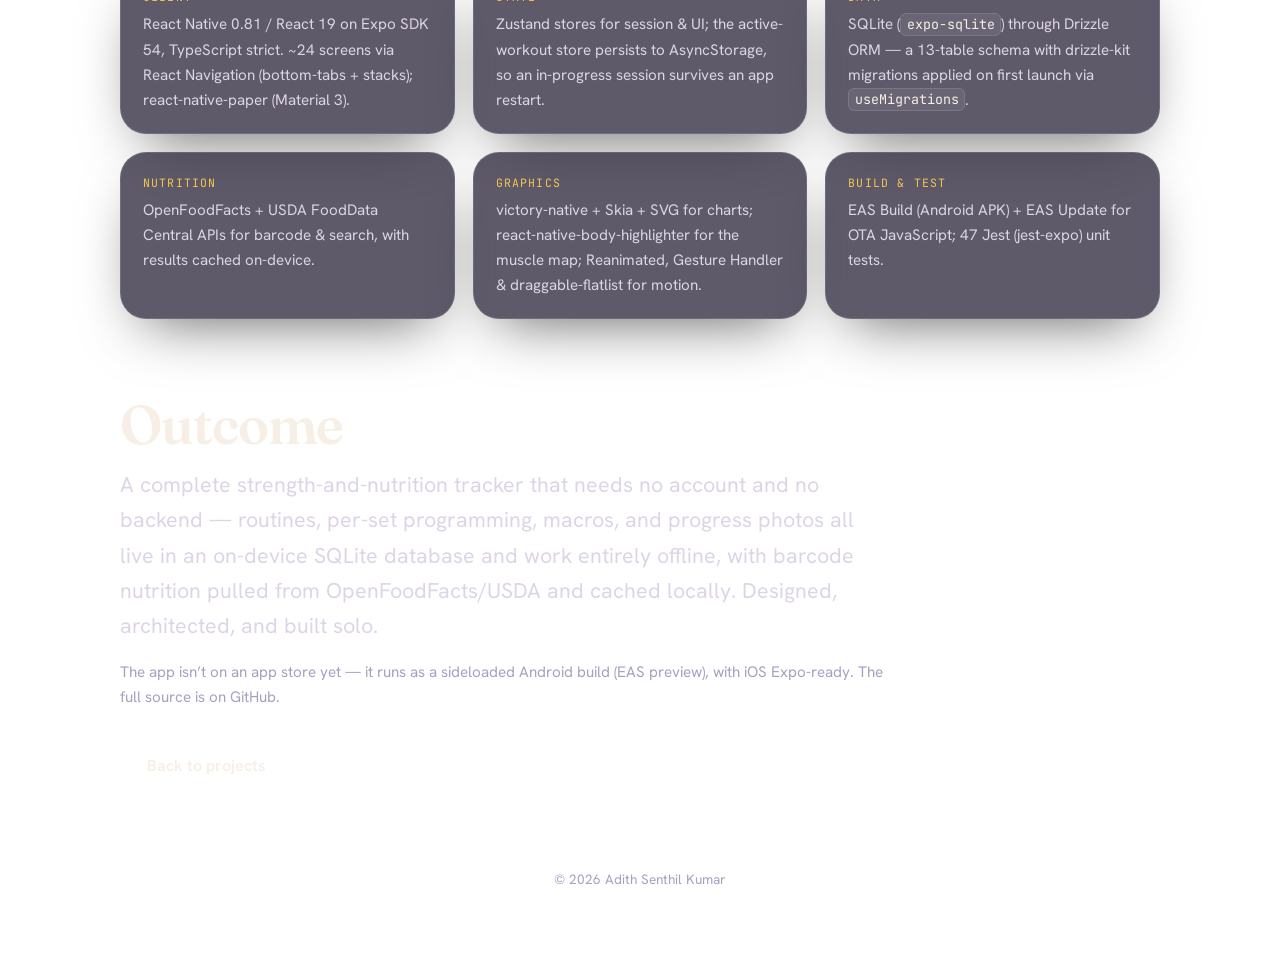
<file: gymos.html>
<!DOCTYPE html>
<html lang="en">
<head>
  <meta charset="UTF-8">
  <meta name="viewport" content="width=device-width, initial-scale=1">
  <title>GymOS — Deep Dive | Adith Senthil Kumar</title>
  <meta name="description" content="Deep dive: GymOS — an offline-first Android workout & nutrition tracker. No account, no cloud: routines, per-set programming, macros, barcode scanning and progress photos in an on-device SQLite database. React Native, Expo, TypeScript.">
  <meta name="theme-color" content="#0d0a1f">
  <meta property="og:type" content="article">
  <meta property="og:title" content="GymOS — Deep Dive">
  <meta property="og:description" content="An offline-first workout & nutrition tracker — no account, no cloud. Routines, per-set programming, macros and progress photos in on-device SQLite. React Native · Expo · TypeScript.">
  <meta property="og:url" content="https://adith-senthil-kumar.github.io/my-portfolio/gymos.html">
  <meta property="og:image" content="https://adith-senthil-kumar.github.io/my-portfolio/og.png">
  <meta name="twitter:card" content="summary_large_image">
  <meta name="twitter:image" content="https://adith-senthil-kumar.github.io/my-portfolio/og.png">
  <link rel="canonical" href="https://adith-senthil-kumar.github.io/my-portfolio/gymos.html">
  <link rel="icon" href="data:image/svg+xml,<svg xmlns='http://www.w3.org/2000/svg' viewBox='0 0 32 32'><rect width='32' height='32' rx='8' fill='%230d0a1f'/><circle cx='16' cy='17' r='8' fill='%23f5c54e'/><rect y='22' width='32' height='10' fill='%230d0a1f'/><rect x='4' y='22' width='24' height='2' fill='%23f0795f'/></svg>">
  <link rel="preconnect" href="https://fonts.googleapis.com">
  <link rel="preconnect" href="https://fonts.gstatic.com" crossorigin>
  <link href="https://fonts.googleapis.com/css2?family=Fraunces:opsz,wght@9..144,400;9..144,500;9..144,600;9..144,700&family=Hanken+Grotesk:wght@400;500;600;700&family=JetBrains+Mono:wght@400;500&display=swap" rel="stylesheet">
  <link rel="stylesheet" href="style.css">
</head>
<body class="case">
  <a class="skip-link" href="#case-main">Skip to content</a>

  <header class="case-nav">
    <div class="case-nav__inner">
      <a class="case-nav__back" href="index.html#projects">&larr; Back to portfolio</a>
      <span class="pub__badge">React Native app</span>
    </div>
  </header>

  <main id="case-main">
    <!-- Hero -->
    <section class="section case-hero">
      <p class="eyebrow">Deep dive &middot; Personal project</p>
      <h1 class="case-hero__title">GymOS</h1>
      <p class="case-hero__sub">An offline-first workout &amp; nutrition tracker &mdash; no account, no cloud. Routines, per-set programming, macros, barcode scanning, and progress photos all live in an on-device SQLite database and work entirely offline.</p>
      <ul class="case-meta">
        <li>Solo project</li>
        <li>React Native &middot; Expo &middot; TypeScript</li>
        <li>Android &middot; offline-first</li>
      </ul>
      <div class="case-hero__actions">
        <a class="btn btn--primary" href="#screenshots">View screenshots &darr;</a>
        <a class="btn btn--ghost" href="https://github.com/Adith-Senthil-kumar/gymos" target="_blank" rel="noopener">View source &#8599;</a>
        <a class="btn btn--ghost" href="index.html#projects">Back to projects</a>
      </div>
      <ul class="tags case-hero__tags">
        <li>React Native</li><li>Expo</li><li>TypeScript</li><li>SQLite</li><li>Drizzle ORM</li><li>Zustand</li><li>react-native-paper</li>
      </ul>
    </section>

    <!-- Reel -->
    <section class="section case-block">
      <figure class="reel-figure">
        <div class="reel">
          <video class="reel__video" data-reel loop muted playsinline preload="none"
                 width="1920" height="1080"
                 poster="media/gymos-reel-poster.webp"
                 aria-label="GymOS product reel: a tour of the offline-first tracker — home dashboard, live workout logging, the routine builder, nutrition, and the anatomical muscle map.">
            <source src="media/gymos-reel.mp4" type="video/mp4">
          </video>
          <button class="reel__toggle" type="button" aria-label="Pause reel" hidden>&#9208;</button>
        </div>
        <figcaption class="reel__caption">A 36-second tour &mdash; logging, routines, nutrition, and analytics. Tap the speaker for sound.</figcaption>
      </figure>
    </section>

    <!-- Overview / stat strip -->
    <section class="section case-block">
      <div class="metrics">
        <div class="metric glass"><span class="metric__num">24</span><span class="metric__label">Screens</span></div>
        <div class="metric glass"><span class="metric__num">13</span><span class="metric__label">SQLite tables</span></div>
        <div class="metric glass"><span class="metric__num">47</span><span class="metric__label">Passing tests</span></div>
        <div class="metric glass"><span class="metric__num">0</span><span class="metric__label">Servers &middot; accounts</span></div>
      </div>
    </section>

    <!-- Problem -->
    <section class="section case-block">
      <h2 class="section__title">The problem</h2>
      <p class="case-lead">Most gym and diet apps demand sign-ups, subscriptions, and cloud sync &mdash; then stall the moment you lose signal in a basement gym.</p>
      <ul class="case-list">
        <li>Tracking is gated behind <strong>accounts and subscriptions</strong>, with your training data living on someone else&rsquo;s server.</li>
        <li>Apps <strong>degrade without connectivity</strong> &mdash; exactly where a gym tends to be.</li>
        <li>Workout logging and nutrition usually live in <strong>separate apps</strong>, so the full picture is split in two.</li>
      </ul>
    </section>

    <!-- Solution -->
    <section class="section case-block">
      <h2 class="section__title">What I built</h2>
      <p class="case-lead">GymOS keeps a complete, private training <em>and</em> nutrition log <strong>entirely on the device</strong> &mdash; account-free and fully usable offline.</p>
      <div class="feature-grid">
        <div class="feature glass"><h3>Workout logger</h3><p>Routines with training-day tabs, supersets/circuits, and per-set schemes (rep ranges, warm-ups, per-set weight/RPE). Live sessions add a rest timer, plate calculator, and automatic PR detection.</p></div>
        <div class="feature glass"><h3>Routine builder</h3><p>Drag-to-reorder, a multi-select exercise picker, duplicate-day, and a per-set target editor whose prescriptions seed the live workout.</p></div>
        <div class="feature glass"><h3>Nutrition tracking</h3><p>Calorie/macro goals (TDEE via Mifflin&ndash;St Jeor, with diet phases), a meal planner, and barcode scanning + food search via OpenFoodFacts &amp; USDA, cached on-device.</p></div>
        <div class="feature glass"><h3>Body &amp; analytics</h3><p>Body-measurement logging, progress photos, and an anatomical muscle-volume &amp; recovery map, plus strength-progression and workout stats.</p></div>
        <div class="feature glass"><h3>Offline-first data layer</h3><p>A 13-table SQLite database via Drizzle ORM with on-device schema migrations at launch, plus full CSV + JSON backup &amp; restore.</p></div>
        <div class="feature glass"><h3>Polish</h3><p>Light / Dark / AMOLED themes, kg&ndash;lb units, haptics, rest-timer notifications, and over-the-air JS updates via EAS Update.</p></div>
      </div>
    </section>

    <!-- Screenshots -->
    <section class="section case-block" id="screenshots">
      <h2 class="section__title">Screenshots</h2>
      <p class="case-lead">Built for the gym, dark by default (it ships Light / Dark / AMOLED). Tap any screen to view it full size.</p>

      <div class="theme-toggle" role="group" aria-label="Screenshot theme">
        <span class="theme-toggle__label">Theme</span>
        <button type="button" class="theme-toggle__btn is-active" data-set-theme="dark" aria-pressed="true">Dark</button>
        <button type="button" class="theme-toggle__btn" data-set-theme="light" aria-pressed="false">Light</button>
      </div>

      <div class="shots" data-theme="dark">
        <div class="shots__group">
          <p class="shots__label">Training</p>
          <div class="shots__grid">
            <button class="shot" type="button" data-full="screenshots/gymos/home.webp" data-full-light="screenshots/gymos/home-light.webp" data-caption="Home &middot; Dashboard" aria-label="Home dashboard — view full size">
              <span class="shot__media">
                <img class="shot__img shot__img--dark" src="screenshots/gymos/home-thumb.webp" alt="GymOS home dashboard: calorie and water rings, a day-streak counter, today's workout, and recent personal records" width="560" height="1231" loading="lazy" decoding="async">
                <img class="shot__img shot__img--light" src="screenshots/gymos/home-light-thumb.webp" alt="" aria-hidden="true" width="560" height="1231" loading="lazy" decoding="async">
              </span>
            </button>
            <button class="shot" type="button" data-full="screenshots/gymos/active-workout.webp" data-full-light="screenshots/gymos/active-workout-light.webp" data-caption="Live workout" aria-label="Live workout logging — view full size">
              <span class="shot__media">
                <img class="shot__img shot__img--dark" src="screenshots/gymos/active-workout-thumb.webp" alt="GymOS active workout screen: live set logging with a rest timer, RPE column, supersets, and a New PR indicator" width="560" height="1231" loading="lazy" decoding="async">
                <img class="shot__img shot__img--light" src="screenshots/gymos/active-workout-light-thumb.webp" alt="" aria-hidden="true" width="560" height="1231" loading="lazy" decoding="async">
              </span>
            </button>
            <button class="shot" type="button" data-full="screenshots/gymos/edit-routine.webp" data-full-light="screenshots/gymos/edit-routine-light.webp" data-caption="Routine builder" aria-label="Routine builder — view full size">
              <span class="shot__media">
                <img class="shot__img shot__img--dark" src="screenshots/gymos/edit-routine-thumb.webp" alt="GymOS edit-routine screen: a per-set routine builder with training-day tabs, supersets, and scheme summaries" width="560" height="1231" loading="lazy" decoding="async">
                <img class="shot__img shot__img--light" src="screenshots/gymos/edit-routine-light-thumb.webp" alt="" aria-hidden="true" width="560" height="1231" loading="lazy" decoding="async">
              </span>
            </button>
            <button class="shot" type="button" data-full="screenshots/gymos/workout-calendar.webp" data-full-light="screenshots/gymos/workout-calendar-light.webp" data-caption="History calendar" aria-label="Workout history calendar — view full size">
              <span class="shot__media">
                <img class="shot__img shot__img--dark" src="screenshots/gymos/workout-calendar-thumb.webp" alt="GymOS workout history calendar marking logged training days" width="560" height="1231" loading="lazy" decoding="async">
                <img class="shot__img shot__img--light" src="screenshots/gymos/workout-calendar-light-thumb.webp" alt="" aria-hidden="true" width="560" height="1231" loading="lazy" decoding="async">
              </span>
            </button>
          </div>
        </div>

        <div class="shots__group">
          <p class="shots__label">Nutrition</p>
          <div class="shots__grid">
            <button class="shot" type="button" data-full="screenshots/gymos/diet.webp" data-full-light="screenshots/gymos/diet-light.webp" data-caption="Nutrition" aria-label="Nutrition / diet — view full size">
              <span class="shot__media">
                <img class="shot__img shot__img--dark" src="screenshots/gymos/diet-thumb.webp" alt="GymOS diet screen: calorie and macro rings above the day's logged meals" width="560" height="1231" loading="lazy" decoding="async">
                <img class="shot__img shot__img--light" src="screenshots/gymos/diet-light-thumb.webp" alt="" aria-hidden="true" width="560" height="1231" loading="lazy" decoding="async">
              </span>
            </button>
            <button class="shot" type="button" data-full="screenshots/gymos/add-food.webp" data-full-light="screenshots/gymos/add-food-light.webp" data-caption="Add food &middot; barcode &amp; search" aria-label="Add food, barcode and search — view full size">
              <span class="shot__media">
                <img class="shot__img shot__img--dark" src="screenshots/gymos/add-food-thumb.webp" alt="GymOS add-food screen with barcode scanning and food search backed by OpenFoodFacts and USDA" width="560" height="1231" loading="lazy" decoding="async">
                <img class="shot__img shot__img--light" src="screenshots/gymos/add-food-light-thumb.webp" alt="" aria-hidden="true" width="560" height="1231" loading="lazy" decoding="async">
              </span>
            </button>
          </div>
        </div>

        <div class="shots__group">
          <p class="shots__label">Analytics</p>
          <div class="shots__grid">
            <button class="shot" type="button" data-full="screenshots/gymos/muscle-volume.webp" data-full-light="screenshots/gymos/muscle-volume-light.webp" data-caption="Muscle volume map" aria-label="Muscle volume map — view full size">
              <span class="shot__media">
                <img class="shot__img shot__img--dark" src="screenshots/gymos/muscle-volume-thumb.webp" alt="GymOS anatomical muscle-volume heatmap showing training volume per muscle group" width="560" height="1231" loading="lazy" decoding="async">
                <img class="shot__img shot__img--light" src="screenshots/gymos/muscle-volume-light-thumb.webp" alt="" aria-hidden="true" width="560" height="1231" loading="lazy" decoding="async">
              </span>
            </button>
            <button class="shot" type="button" data-full="screenshots/gymos/muscle-recovery.webp" data-full-light="screenshots/gymos/muscle-recovery-light.webp" data-caption="Recovery map" aria-label="Muscle recovery map — view full size">
              <span class="shot__media">
                <img class="shot__img shot__img--dark" src="screenshots/gymos/muscle-recovery-thumb.webp" alt="GymOS anatomical muscle-recovery map showing recovery status per muscle group" width="560" height="1231" loading="lazy" decoding="async">
                <img class="shot__img shot__img--light" src="screenshots/gymos/muscle-recovery-light-thumb.webp" alt="" aria-hidden="true" width="560" height="1231" loading="lazy" decoding="async">
              </span>
            </button>
            <button class="shot" type="button" data-full="screenshots/gymos/stats.webp" data-full-light="screenshots/gymos/stats-light.webp" data-caption="Strength stats" aria-label="Strength progression stats — view full size">
              <span class="shot__media">
                <img class="shot__img shot__img--dark" src="screenshots/gymos/stats-thumb.webp" alt="GymOS stats screen with strength-progression charts over time" width="560" height="1231" loading="lazy" decoding="async">
                <img class="shot__img shot__img--light" src="screenshots/gymos/stats-light-thumb.webp" alt="" aria-hidden="true" width="560" height="1231" loading="lazy" decoding="async">
              </span>
            </button>
          </div>
        </div>
      </div>
    </section>

    <!-- How it works -->
    <section class="section case-block">
      <h2 class="section__title">How it works</h2>
      <p class="case-lead">Expo + React Native with TypeScript in strict mode. Every routine, set, meal, and photo persists to an on-device SQLite database &mdash; there is no server in the loop.</p>
      <div class="flow" role="img" aria-label="Data flow: the Expo React Native app, Zustand stores, Drizzle ORM, on-device SQLite, migrations at launch, and CSV/JSON backup.">
        <span class="flow__step">Expo + RN app</span>
        <span class="flow__step">Zustand stores</span>
        <span class="flow__step">Drizzle ORM</span>
        <span class="flow__step flow__step--alert">SQLite (on-device)</span>
        <span class="flow__step">Migrations at launch</span>
        <span class="flow__step">CSV / JSON backup</span>
      </div>
      <div class="layer-grid">
        <div class="layer glass"><span class="layer__k">Client</span><span class="layer__v">React Native 0.81 / React 19 on Expo SDK 54, TypeScript strict. ~24 screens via React Navigation (bottom-tabs + stacks); react-native-paper (Material&nbsp;3).</span></div>
        <div class="layer glass"><span class="layer__k">State</span><span class="layer__v">Zustand stores for session &amp; UI; the active-workout store persists to AsyncStorage, so an in-progress session survives an app restart.</span></div>
        <div class="layer glass"><span class="layer__k">Data</span><span class="layer__v">SQLite (<code>expo-sqlite</code>) through Drizzle ORM — a 13-table schema with drizzle-kit migrations applied on first launch via <code>useMigrations</code>.</span></div>
        <div class="layer glass"><span class="layer__k">Nutrition</span><span class="layer__v">OpenFoodFacts + USDA FoodData Central APIs for barcode &amp; search, with results cached on-device.</span></div>
        <div class="layer glass"><span class="layer__k">Graphics</span><span class="layer__v">victory-native + Skia + SVG for charts; react-native-body-highlighter for the muscle map; Reanimated, Gesture Handler &amp; draggable-flatlist for motion.</span></div>
        <div class="layer glass"><span class="layer__k">Build &amp; test</span><span class="layer__v">EAS Build (Android APK) + EAS Update for OTA JavaScript; 47 Jest (jest-expo) unit tests.</span></div>
      </div>
    </section>

    <!-- Outcome -->
    <section class="section case-block">
      <h2 class="section__title">Outcome</h2>
      <p class="case-lead">A complete strength-and-nutrition tracker that needs no account and no backend &mdash; routines, per-set programming, macros, and progress photos all live in an on-device SQLite database and work entirely offline, with barcode nutrition pulled from OpenFoodFacts/USDA and cached locally. Designed, architected, and built solo.</p>
      <p class="case-note">The app isn&rsquo;t on an app store yet &mdash; it runs as a sideloaded Android build (EAS preview), with iOS Expo-ready. The full source is on GitHub.</p>
      <div class="case-hero__actions">
        <a class="btn btn--ghost" href="index.html#projects">Back to projects</a>
      </div>
    </section>
  </main>

  <footer class="footer">
    <p>&copy; <span id="year">2026</span> Adith Senthil Kumar</p>
  </footer>

  <script>document.getElementById('year').textContent = new Date().getFullYear();</script>
  <script src="gallery.js" defer></script>
  <script src="reel.js" defer></script>
</body>
</html>
</file>
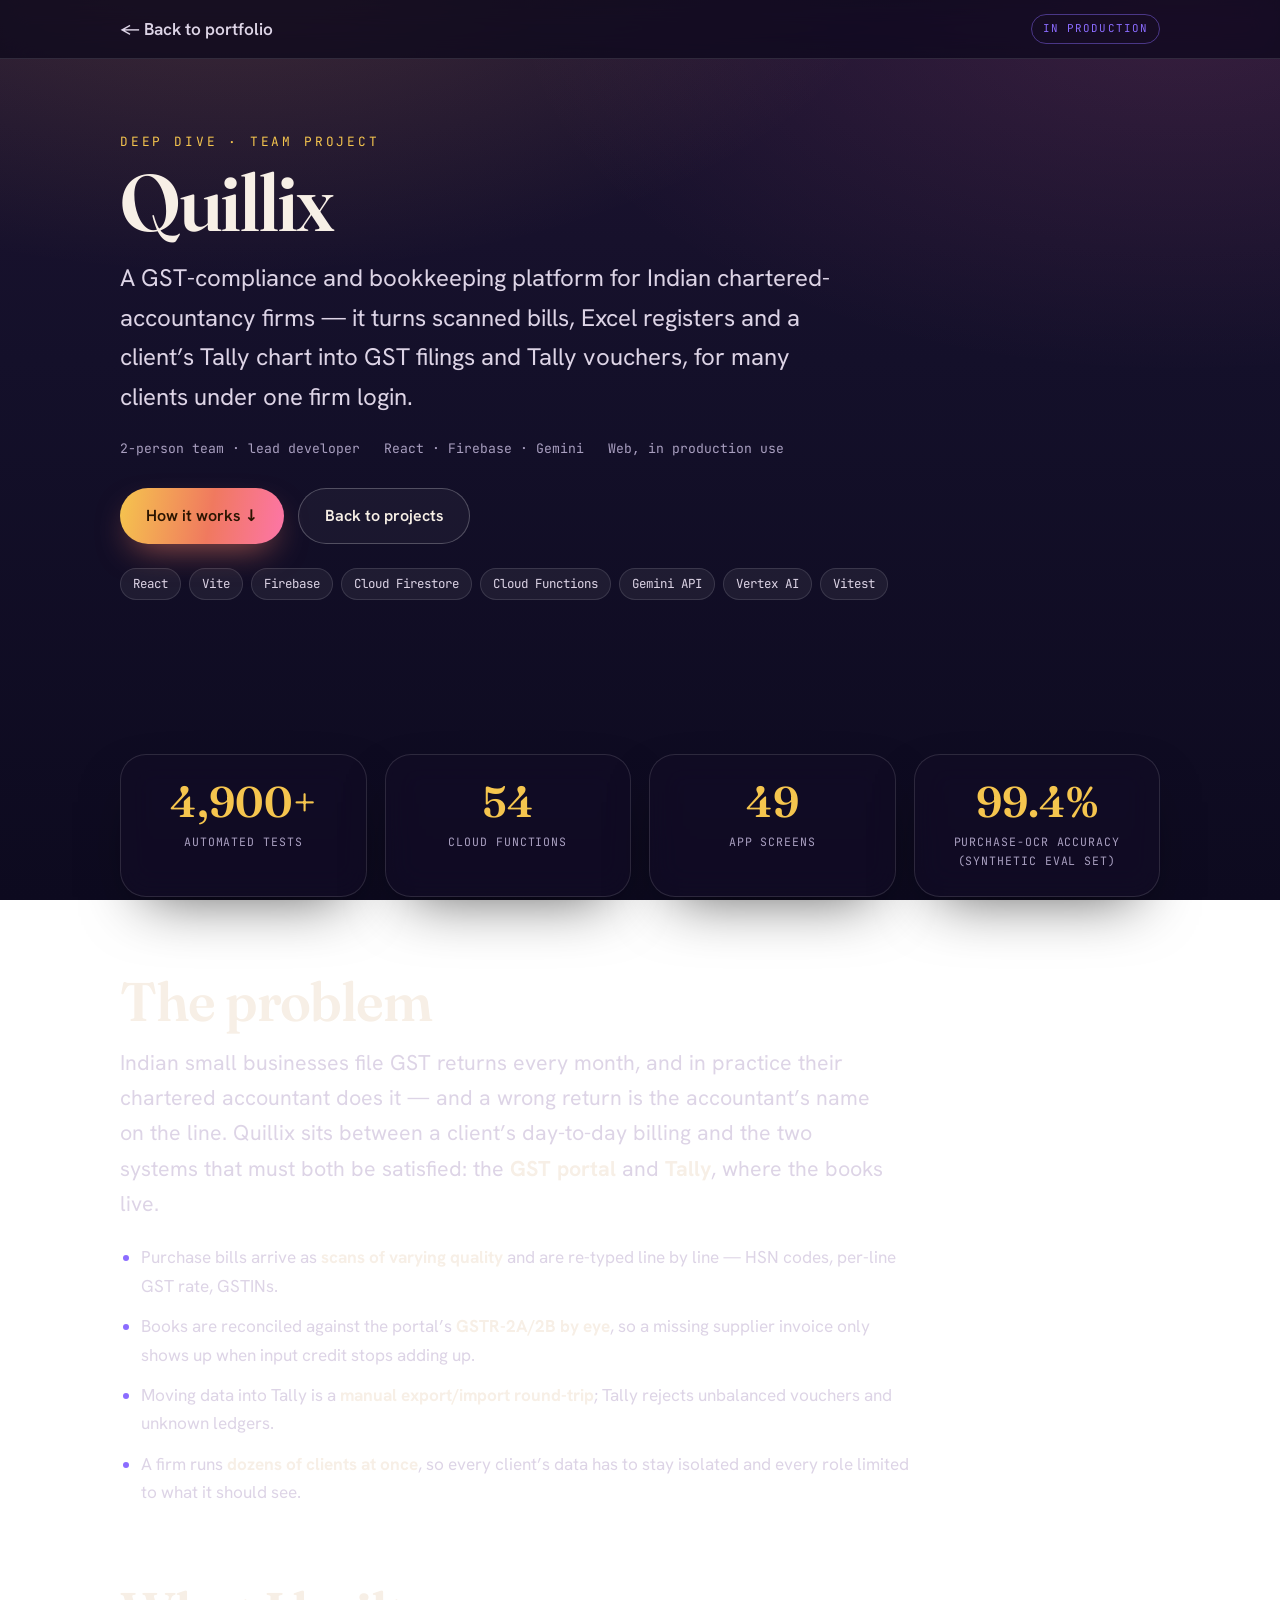
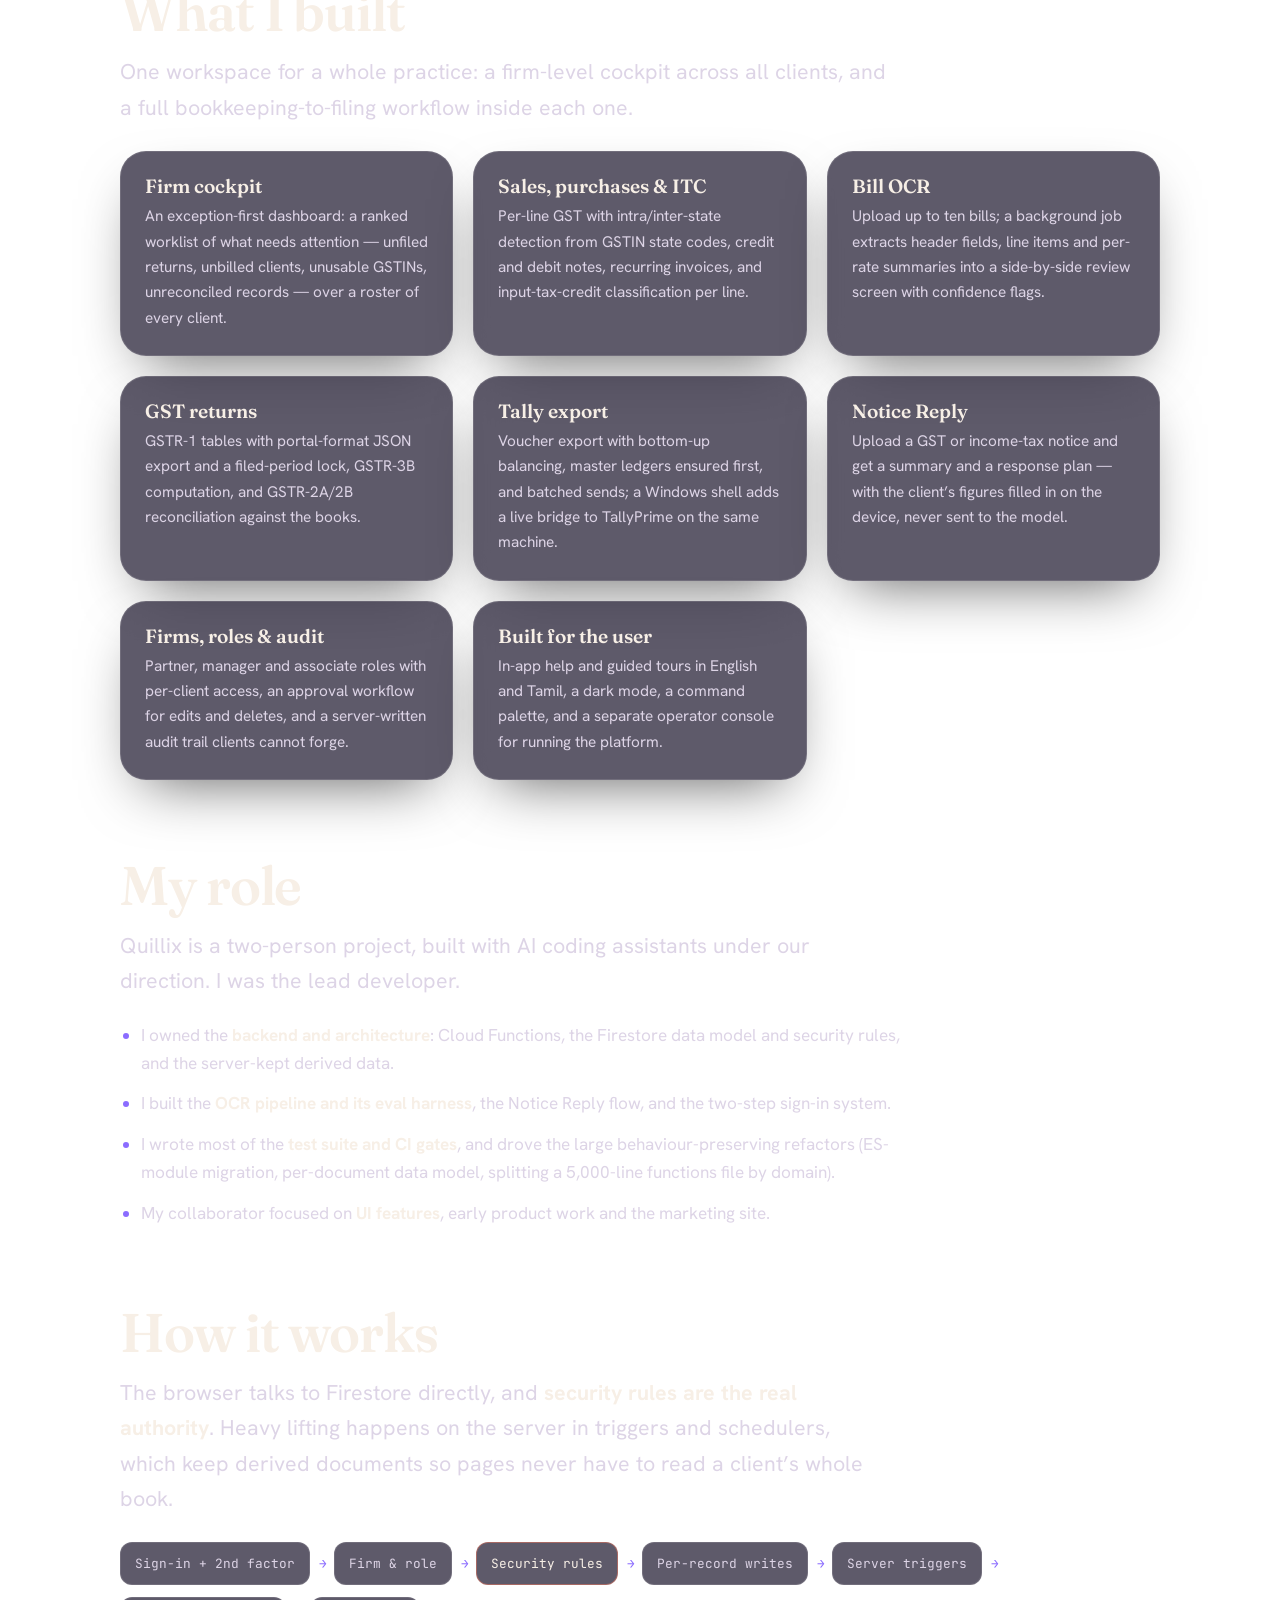
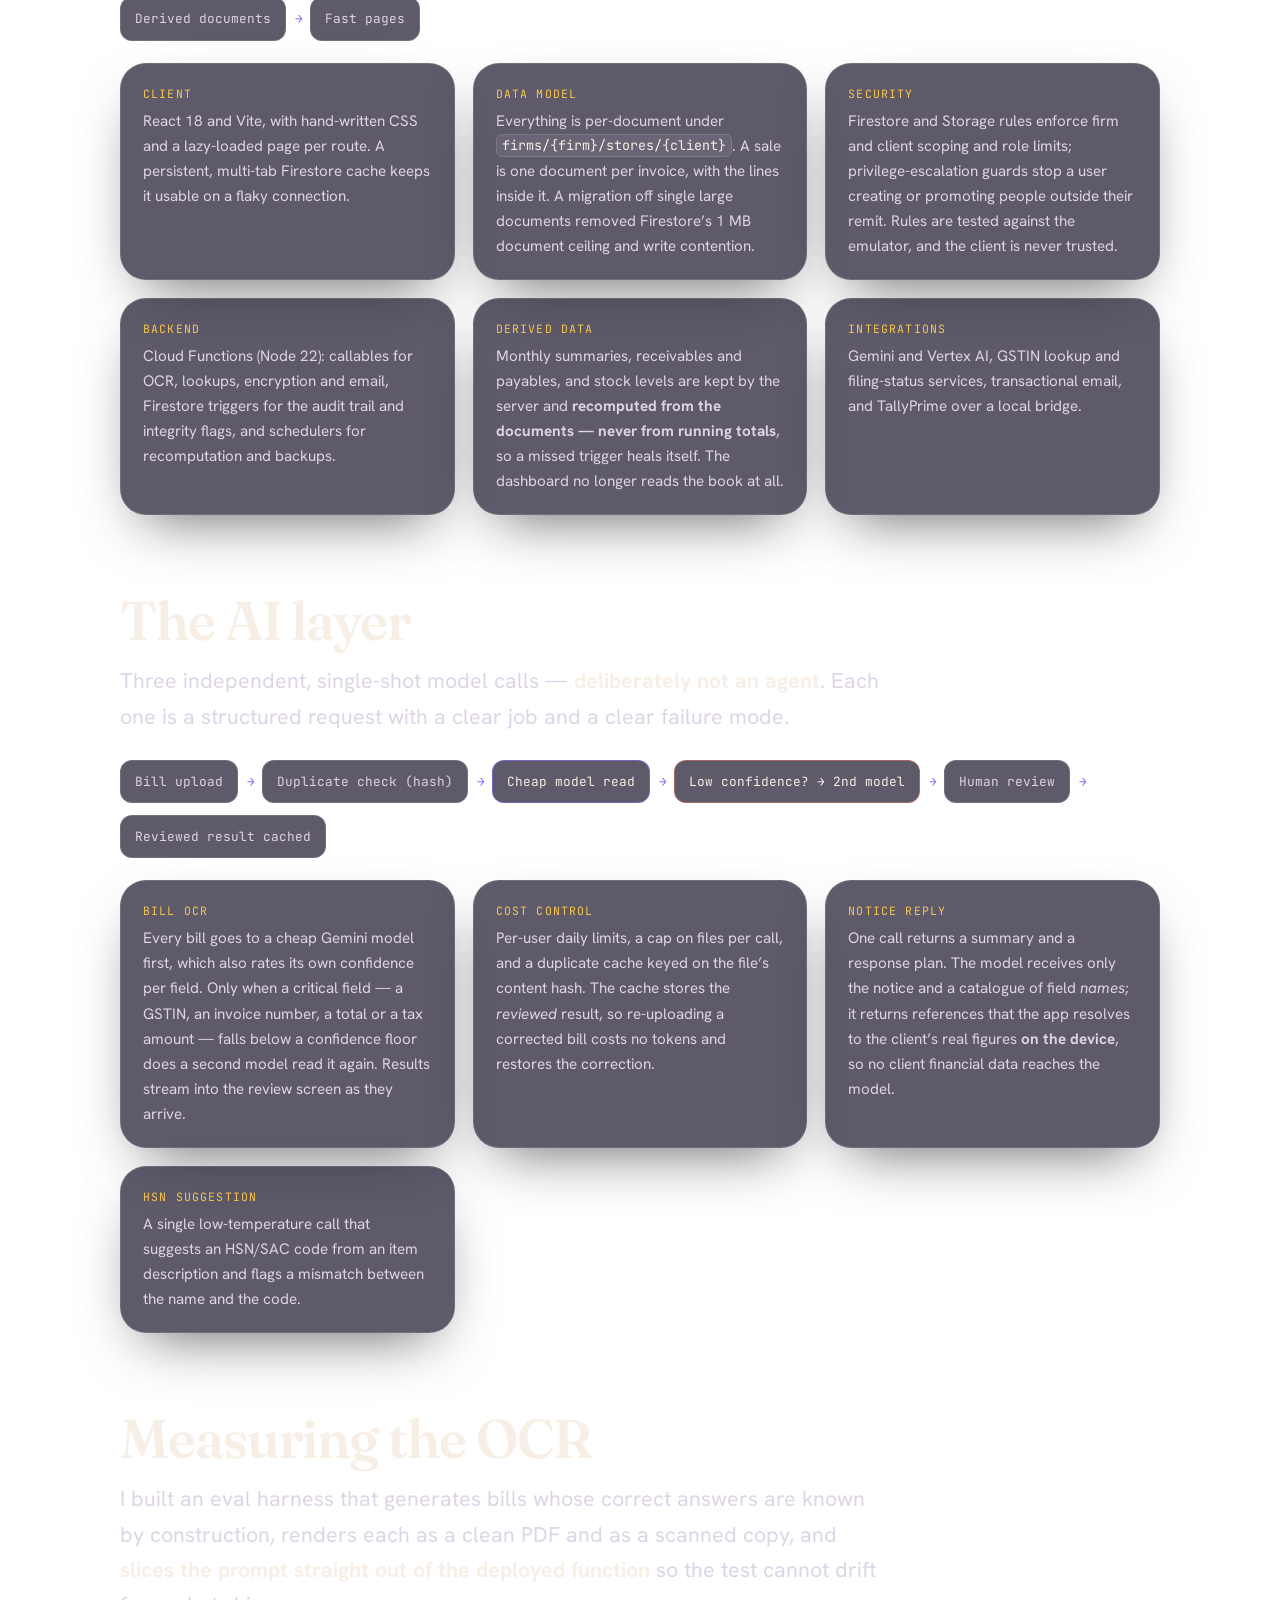
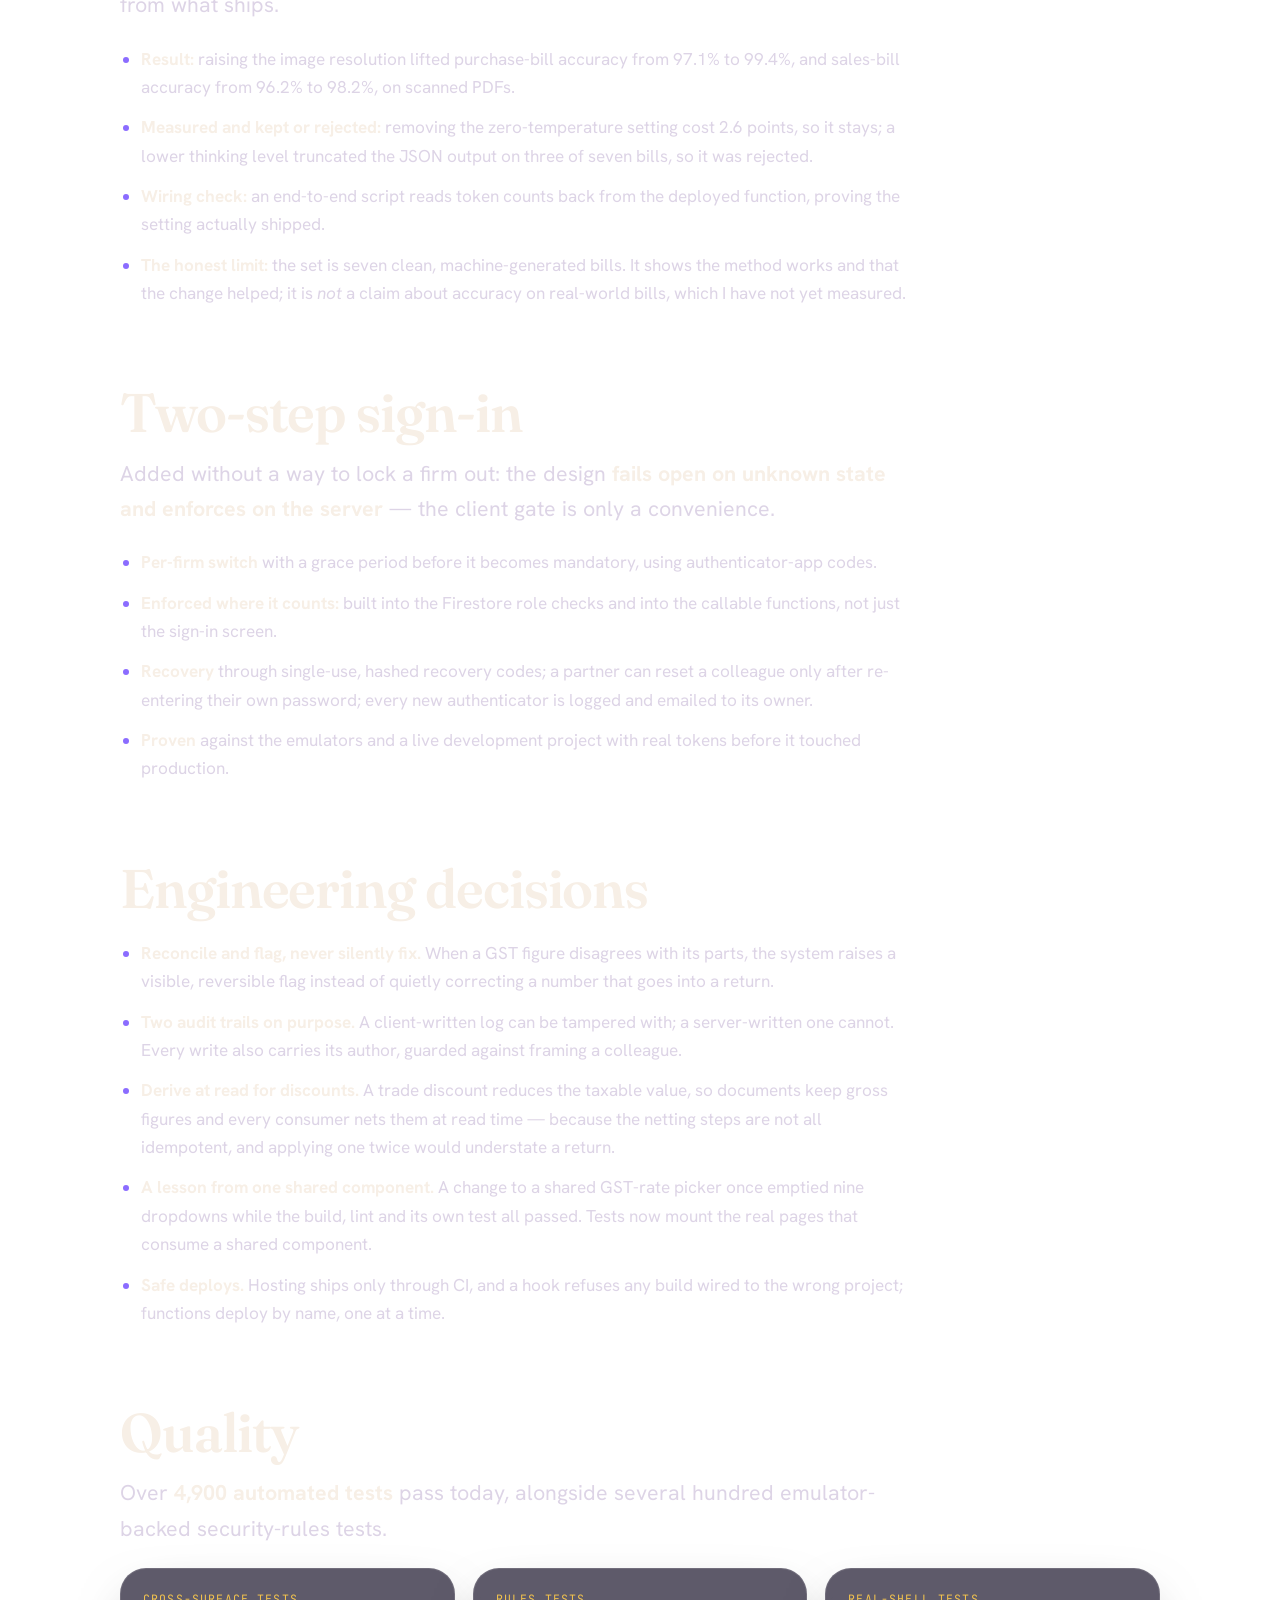
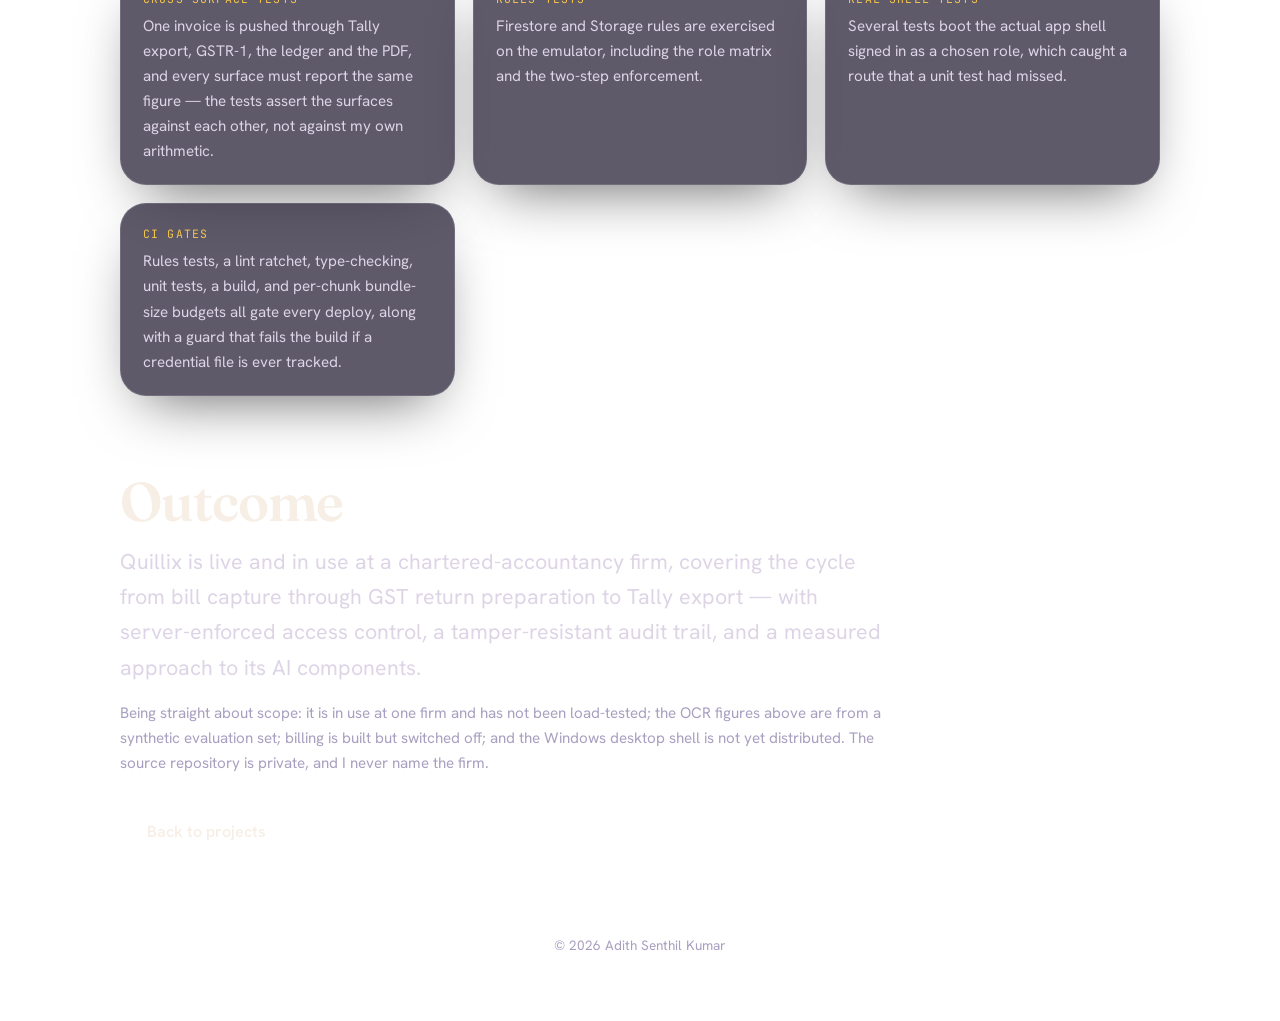
<file: quillix.html>
<!DOCTYPE html>
<html lang="en">
<head>
  <meta charset="UTF-8">
  <meta name="viewport" content="width=device-width, initial-scale=1">
  <title>Quillix — Deep Dive | Adith Senthil Kumar</title>
  <meta name="description" content="Deep dive: Quillix — a GST-compliance and bookkeeping platform for Indian chartered-accountancy firms, in production use. Bill OCR with confidence-gated model escalation, GSTR-1/3B and 2A/2B reconciliation, Tally export, and rules-enforced multi-tenant security. React, Firebase, Gemini.">
  <meta name="theme-color" content="#0d0a1f">
  <meta property="og:type" content="article">
  <meta property="og:title" content="Quillix — Deep Dive">
  <meta property="og:description" content="A production GST-compliance platform for audit firms: AI bill OCR with a measured eval harness, GST returns, Tally export, and tenant-safe security. React · Firebase · Gemini.">
  <meta property="og:url" content="https://adith-senthil-kumar.github.io/my-portfolio/quillix.html">
  <meta property="og:image" content="https://adith-senthil-kumar.github.io/my-portfolio/og.png">
  <meta name="twitter:card" content="summary_large_image">
  <meta name="twitter:image" content="https://adith-senthil-kumar.github.io/my-portfolio/og.png">
  <link rel="canonical" href="https://adith-senthil-kumar.github.io/my-portfolio/quillix.html">
  <link rel="icon" href="data:image/svg+xml,<svg xmlns='http://www.w3.org/2000/svg' viewBox='0 0 32 32'><rect width='32' height='32' rx='8' fill='%230d0a1f'/><circle cx='16' cy='17' r='8' fill='%23f5c54e'/><rect y='22' width='32' height='10' fill='%230d0a1f'/><rect x='4' y='22' width='24' height='2' fill='%23f0795f'/></svg>">
  <link rel="preconnect" href="https://fonts.googleapis.com">
  <link rel="preconnect" href="https://fonts.gstatic.com" crossorigin>
  <link href="https://fonts.googleapis.com/css2?family=Fraunces:opsz,wght@9..144,400;9..144,500;9..144,600;9..144,700&family=Hanken+Grotesk:wght@400;500;600;700&family=JetBrains+Mono:wght@400;500&display=swap" rel="stylesheet">
  <link rel="stylesheet" href="style.css">
</head>
<body class="case">
  <a class="skip-link" href="#case-main">Skip to content</a>

  <header class="case-nav">
    <div class="case-nav__inner">
      <a class="case-nav__back" href="index.html#projects">&larr; Back to portfolio</a>
      <span class="pub__badge">In production</span>
    </div>
  </header>

  <main id="case-main">
    <!-- Hero -->
    <section class="section case-hero">
      <p class="eyebrow">Deep dive &middot; Team project</p>
      <h1 class="case-hero__title">Quillix</h1>
      <p class="case-hero__sub">A GST-compliance and bookkeeping platform for Indian chartered-accountancy firms &mdash; it turns scanned bills, Excel registers and a client&rsquo;s Tally chart into GST filings and Tally vouchers, for many clients under one firm login.</p>
      <ul class="case-meta">
        <li>2-person team &middot; lead developer</li>
        <li>React &middot; Firebase &middot; Gemini</li>
        <li>Web, in production use</li>
      </ul>
      <div class="case-hero__actions">
        <a class="btn btn--primary" href="#how-it-works">How it works &darr;</a>
        <a class="btn btn--ghost" href="index.html#projects">Back to projects</a>
      </div>
      <ul class="tags case-hero__tags">
        <li>React</li><li>Vite</li><li>Firebase</li><li>Cloud Firestore</li><li>Cloud Functions</li><li>Gemini API</li><li>Vertex AI</li><li>Vitest</li>
      </ul>
    </section>

    <!-- Stat strip -->
    <section class="section case-block">
      <div class="metrics">
        <div class="metric glass"><span class="metric__num">4,900+</span><span class="metric__label">Automated tests</span></div>
        <div class="metric glass"><span class="metric__num">54</span><span class="metric__label">Cloud Functions</span></div>
        <div class="metric glass"><span class="metric__num">49</span><span class="metric__label">App screens</span></div>
        <div class="metric glass"><span class="metric__num">99.4%</span><span class="metric__label">Purchase-OCR accuracy (synthetic eval set)</span></div>
      </div>
    </section>

    <!-- Problem -->
    <section class="section case-block">
      <h2 class="section__title">The problem</h2>
      <p class="case-lead">Indian small businesses file GST returns every month, and in practice their chartered accountant does it &mdash; and a wrong return is the accountant&rsquo;s name on the line. Quillix sits between a client&rsquo;s day-to-day billing and the two systems that must both be satisfied: the <strong>GST portal</strong> and <strong>Tally</strong>, where the books live.</p>
      <ul class="case-list">
        <li>Purchase bills arrive as <strong>scans of varying quality</strong> and are re-typed line by line &mdash; HSN codes, per-line GST rate, GSTINs.</li>
        <li>Books are reconciled against the portal&rsquo;s <strong>GSTR-2A/2B by eye</strong>, so a missing supplier invoice only shows up when input credit stops adding up.</li>
        <li>Moving data into Tally is a <strong>manual export/import round-trip</strong>; Tally rejects unbalanced vouchers and unknown ledgers.</li>
        <li>A firm runs <strong>dozens of clients at once</strong>, so every client&rsquo;s data has to stay isolated and every role limited to what it should see.</li>
      </ul>
    </section>

    <!-- Solution -->
    <section class="section case-block">
      <h2 class="section__title">What I built</h2>
      <p class="case-lead">One workspace for a whole practice: a firm-level cockpit across all clients, and a full bookkeeping-to-filing workflow inside each one.</p>
      <div class="feature-grid">
        <div class="feature glass"><h3>Firm cockpit</h3><p>An exception-first dashboard: a ranked worklist of what needs attention &mdash; unfiled returns, unbilled clients, unusable GSTINs, unreconciled records &mdash; over a roster of every client.</p></div>
        <div class="feature glass"><h3>Sales, purchases &amp; ITC</h3><p>Per-line GST with intra/inter-state detection from GSTIN state codes, credit and debit notes, recurring invoices, and input-tax-credit classification per line.</p></div>
        <div class="feature glass"><h3>Bill OCR</h3><p>Upload up to ten bills; a background job extracts header fields, line items and per-rate summaries into a side-by-side review screen with confidence flags.</p></div>
        <div class="feature glass"><h3>GST returns</h3><p>GSTR-1 tables with portal-format JSON export and a filed-period lock, GSTR-3B computation, and GSTR-2A/2B reconciliation against the books.</p></div>
        <div class="feature glass"><h3>Tally export</h3><p>Voucher export with bottom-up balancing, master ledgers ensured first, and batched sends; a Windows shell adds a live bridge to TallyPrime on the same machine.</p></div>
        <div class="feature glass"><h3>Notice Reply</h3><p>Upload a GST or income-tax notice and get a summary and a response plan &mdash; with the client&rsquo;s figures filled in on the device, never sent to the model.</p></div>
        <div class="feature glass"><h3>Firms, roles &amp; audit</h3><p>Partner, manager and associate roles with per-client access, an approval workflow for edits and deletes, and a server-written audit trail clients cannot forge.</p></div>
        <div class="feature glass"><h3>Built for the user</h3><p>In-app help and guided tours in English and Tamil, a dark mode, a command palette, and a separate operator console for running the platform.</p></div>
      </div>
    </section>

    <!-- My role -->
    <section class="section case-block">
      <h2 class="section__title">My role</h2>
      <p class="case-lead">Quillix is a two-person project, built with AI coding assistants under our direction. I was the lead developer.</p>
      <ul class="case-list">
        <li>I owned the <strong>backend and architecture</strong>: Cloud Functions, the Firestore data model and security rules, and the server-kept derived data.</li>
        <li>I built the <strong>OCR pipeline and its eval harness</strong>, the Notice Reply flow, and the two-step sign-in system.</li>
        <li>I wrote most of the <strong>test suite and CI gates</strong>, and drove the large behaviour-preserving refactors (ES-module migration, per-document data model, splitting a 5,000-line functions file by domain).</li>
        <li>My collaborator focused on <strong>UI features</strong>, early product work and the marketing site.</li>
      </ul>
    </section>

    <!-- How it works -->
    <section class="section case-block" id="how-it-works">
      <h2 class="section__title">How it works</h2>
      <p class="case-lead">The browser talks to Firestore directly, and <strong>security rules are the real authority</strong>. Heavy lifting happens on the server in triggers and schedulers, which keep derived documents so pages never have to read a client&rsquo;s whole book.</p>
      <div class="flow" role="img" aria-label="Flow: sign-in with a second factor, role and firm lookup, direct Firestore access checked by security rules, server triggers writing audit trail and derived documents, schedulers recomputing from source, and pages reading the derived documents.">
        <span class="flow__step">Sign-in + 2nd factor</span>
        <span class="flow__step">Firm &amp; role</span>
        <span class="flow__step flow__step--alert">Security rules</span>
        <span class="flow__step">Per-record writes</span>
        <span class="flow__step">Server triggers</span>
        <span class="flow__step">Derived documents</span>
        <span class="flow__step">Fast pages</span>
      </div>
      <div class="layer-grid">
        <div class="layer glass"><span class="layer__k">Client</span><span class="layer__v">React 18 and Vite, with hand-written CSS and a lazy-loaded page per route. A persistent, multi-tab Firestore cache keeps it usable on a flaky connection.</span></div>
        <div class="layer glass"><span class="layer__k">Data model</span><span class="layer__v">Everything is per-document under <code>firms/{firm}/stores/{client}</code>. A sale is one document per invoice, with the lines inside it. A migration off single large documents removed Firestore&rsquo;s 1&nbsp;MB document ceiling and write contention.</span></div>
        <div class="layer glass"><span class="layer__k">Security</span><span class="layer__v">Firestore and Storage rules enforce firm and client scoping and role limits; privilege-escalation guards stop a user creating or promoting people outside their remit. Rules are tested against the emulator, and the client is never trusted.</span></div>
        <div class="layer glass"><span class="layer__k">Backend</span><span class="layer__v">Cloud Functions (Node&nbsp;22): callables for OCR, lookups, encryption and email, Firestore triggers for the audit trail and integrity flags, and schedulers for recomputation and backups.</span></div>
        <div class="layer glass"><span class="layer__k">Derived data</span><span class="layer__v">Monthly summaries, receivables and payables, and stock levels are kept by the server and <strong>recomputed from the documents &mdash; never from running totals</strong>, so a missed trigger heals itself. The dashboard no longer reads the book at all.</span></div>
        <div class="layer glass"><span class="layer__k">Integrations</span><span class="layer__v">Gemini and Vertex AI, GSTIN lookup and filing-status services, transactional email, and TallyPrime over a local bridge.</span></div>
      </div>
    </section>

    <!-- AI -->
    <section class="section case-block">
      <h2 class="section__title">The AI layer</h2>
      <p class="case-lead">Three independent, single-shot model calls &mdash; <strong>deliberately not an agent</strong>. Each one is a structured request with a clear job and a clear failure mode.</p>
      <div class="flow" role="img" aria-label="Flow: bill upload, duplicate check by content hash, cheap model reads the bill with per-field confidence, escalate to a second model if a critical field is low, human review, reviewed result cached.">
        <span class="flow__step">Bill upload</span>
        <span class="flow__step">Duplicate check (hash)</span>
        <span class="flow__step flow__step--ai">Cheap model read</span>
        <span class="flow__step flow__step--alert">Low confidence? &rarr; 2nd model</span>
        <span class="flow__step">Human review</span>
        <span class="flow__step">Reviewed result cached</span>
      </div>
      <div class="layer-grid">
        <div class="layer glass"><span class="layer__k">Bill OCR</span><span class="layer__v">Every bill goes to a cheap Gemini model first, which also rates its own confidence per field. Only when a critical field &mdash; a GSTIN, an invoice number, a total or a tax amount &mdash; falls below a confidence floor does a second model read it again. Results stream into the review screen as they arrive.</span></div>
        <div class="layer glass"><span class="layer__k">Cost control</span><span class="layer__v">Per-user daily limits, a cap on files per call, and a duplicate cache keyed on the file&rsquo;s content hash. The cache stores the <em>reviewed</em> result, so re-uploading a corrected bill costs no tokens and restores the correction.</span></div>
        <div class="layer glass"><span class="layer__k">Notice Reply</span><span class="layer__v">One call returns a summary and a response plan. The model receives only the notice and a catalogue of field <em>names</em>; it returns references that the app resolves to the client&rsquo;s real figures <strong>on the device</strong>, so no client financial data reaches the model.</span></div>
        <div class="layer glass"><span class="layer__k">HSN suggestion</span><span class="layer__v">A single low-temperature call that suggests an HSN/SAC code from an item description and flags a mismatch between the name and the code.</span></div>
      </div>
    </section>

    <!-- Eval -->
    <section class="section case-block">
      <h2 class="section__title">Measuring the OCR</h2>
      <p class="case-lead">I built an eval harness that generates bills whose correct answers are known by construction, renders each as a clean PDF and as a scanned copy, and <strong>slices the prompt straight out of the deployed function</strong> so the test cannot drift from what ships.</p>
      <ul class="case-list">
        <li><strong>Result:</strong> raising the image resolution lifted purchase-bill accuracy from 97.1% to 99.4%, and sales-bill accuracy from 96.2% to 98.2%, on scanned PDFs.</li>
        <li><strong>Measured and kept or rejected:</strong> removing the zero-temperature setting cost 2.6 points, so it stays; a lower thinking level truncated the JSON output on three of seven bills, so it was rejected.</li>
        <li><strong>Wiring check:</strong> an end-to-end script reads token counts back from the deployed function, proving the setting actually shipped.</li>
        <li><strong>The honest limit:</strong> the set is seven clean, machine-generated bills. It shows the method works and that the change helped; it is <em>not</em> a claim about accuracy on real-world bills, which I have not yet measured.</li>
      </ul>
    </section>

    <!-- Security -->
    <section class="section case-block">
      <h2 class="section__title">Two-step sign-in</h2>
      <p class="case-lead">Added without a way to lock a firm out: the design <strong>fails open on unknown state and enforces on the server</strong> &mdash; the client gate is only a convenience.</p>
      <ul class="case-list">
        <li><strong>Per-firm switch</strong> with a grace period before it becomes mandatory, using authenticator-app codes.</li>
        <li><strong>Enforced where it counts:</strong> built into the Firestore role checks and into the callable functions, not just the sign-in screen.</li>
        <li><strong>Recovery</strong> through single-use, hashed recovery codes; a partner can reset a colleague only after re-entering their own password; every new authenticator is logged and emailed to its owner.</li>
        <li><strong>Proven</strong> against the emulators and a live development project with real tokens before it touched production.</li>
      </ul>
    </section>

    <!-- Engineering -->
    <section class="section case-block">
      <h2 class="section__title">Engineering decisions</h2>
      <ul class="case-list">
        <li><strong>Reconcile and flag, never silently fix.</strong> When a GST figure disagrees with its parts, the system raises a visible, reversible flag instead of quietly correcting a number that goes into a return.</li>
        <li><strong>Two audit trails on purpose.</strong> A client-written log can be tampered with; a server-written one cannot. Every write also carries its author, guarded against framing a colleague.</li>
        <li><strong>Derive at read for discounts.</strong> A trade discount reduces the taxable value, so documents keep gross figures and every consumer nets them at read time &mdash; because the netting steps are not all idempotent, and applying one twice would understate a return.</li>
        <li><strong>A lesson from one shared component.</strong> A change to a shared GST-rate picker once emptied nine dropdowns while the build, lint and its own test all passed. Tests now mount the real pages that consume a shared component.</li>
        <li><strong>Safe deploys.</strong> Hosting ships only through CI, and a hook refuses any build wired to the wrong project; functions deploy by name, one at a time.</li>
      </ul>
    </section>

    <!-- Quality -->
    <section class="section case-block">
      <h2 class="section__title">Quality</h2>
      <p class="case-lead">Over <strong>4,900 automated tests</strong> pass today, alongside several hundred emulator-backed security-rules tests.</p>
      <div class="layer-grid">
        <div class="layer glass"><span class="layer__k">Cross-surface tests</span><span class="layer__v">One invoice is pushed through Tally export, GSTR-1, the ledger and the PDF, and every surface must report the same figure &mdash; the tests assert the surfaces against each other, not against my own arithmetic.</span></div>
        <div class="layer glass"><span class="layer__k">Rules tests</span><span class="layer__v">Firestore and Storage rules are exercised on the emulator, including the role matrix and the two-step enforcement.</span></div>
        <div class="layer glass"><span class="layer__k">Real-shell tests</span><span class="layer__v">Several tests boot the actual app shell signed in as a chosen role, which caught a route that a unit test had missed.</span></div>
        <div class="layer glass"><span class="layer__k">CI gates</span><span class="layer__v">Rules tests, a lint ratchet, type-checking, unit tests, a build, and per-chunk bundle-size budgets all gate every deploy, along with a guard that fails the build if a credential file is ever tracked.</span></div>
      </div>
    </section>

    <!-- Outcome -->
    <section class="section case-block">
      <h2 class="section__title">Outcome</h2>
      <p class="case-lead">Quillix is live and in use at a chartered-accountancy firm, covering the cycle from bill capture through GST return preparation to Tally export &mdash; with server-enforced access control, a tamper-resistant audit trail, and a measured approach to its AI components.</p>
      <p class="case-note">Being straight about scope: it is in use at one firm and has not been load-tested; the OCR figures above are from a synthetic evaluation set; billing is built but switched off; and the Windows desktop shell is not yet distributed. The source repository is private, and I never name the firm.</p>
      <div class="case-hero__actions">
        <a class="btn btn--ghost" href="index.html#projects">Back to projects</a>
      </div>
    </section>
  </main>

  <footer class="footer">
    <p>&copy; <span id="year">2026</span> Adith Senthil Kumar</p>
  </footer>

  <script>document.getElementById('year').textContent = new Date().getFullYear();</script>
</body>
</html>
</file>
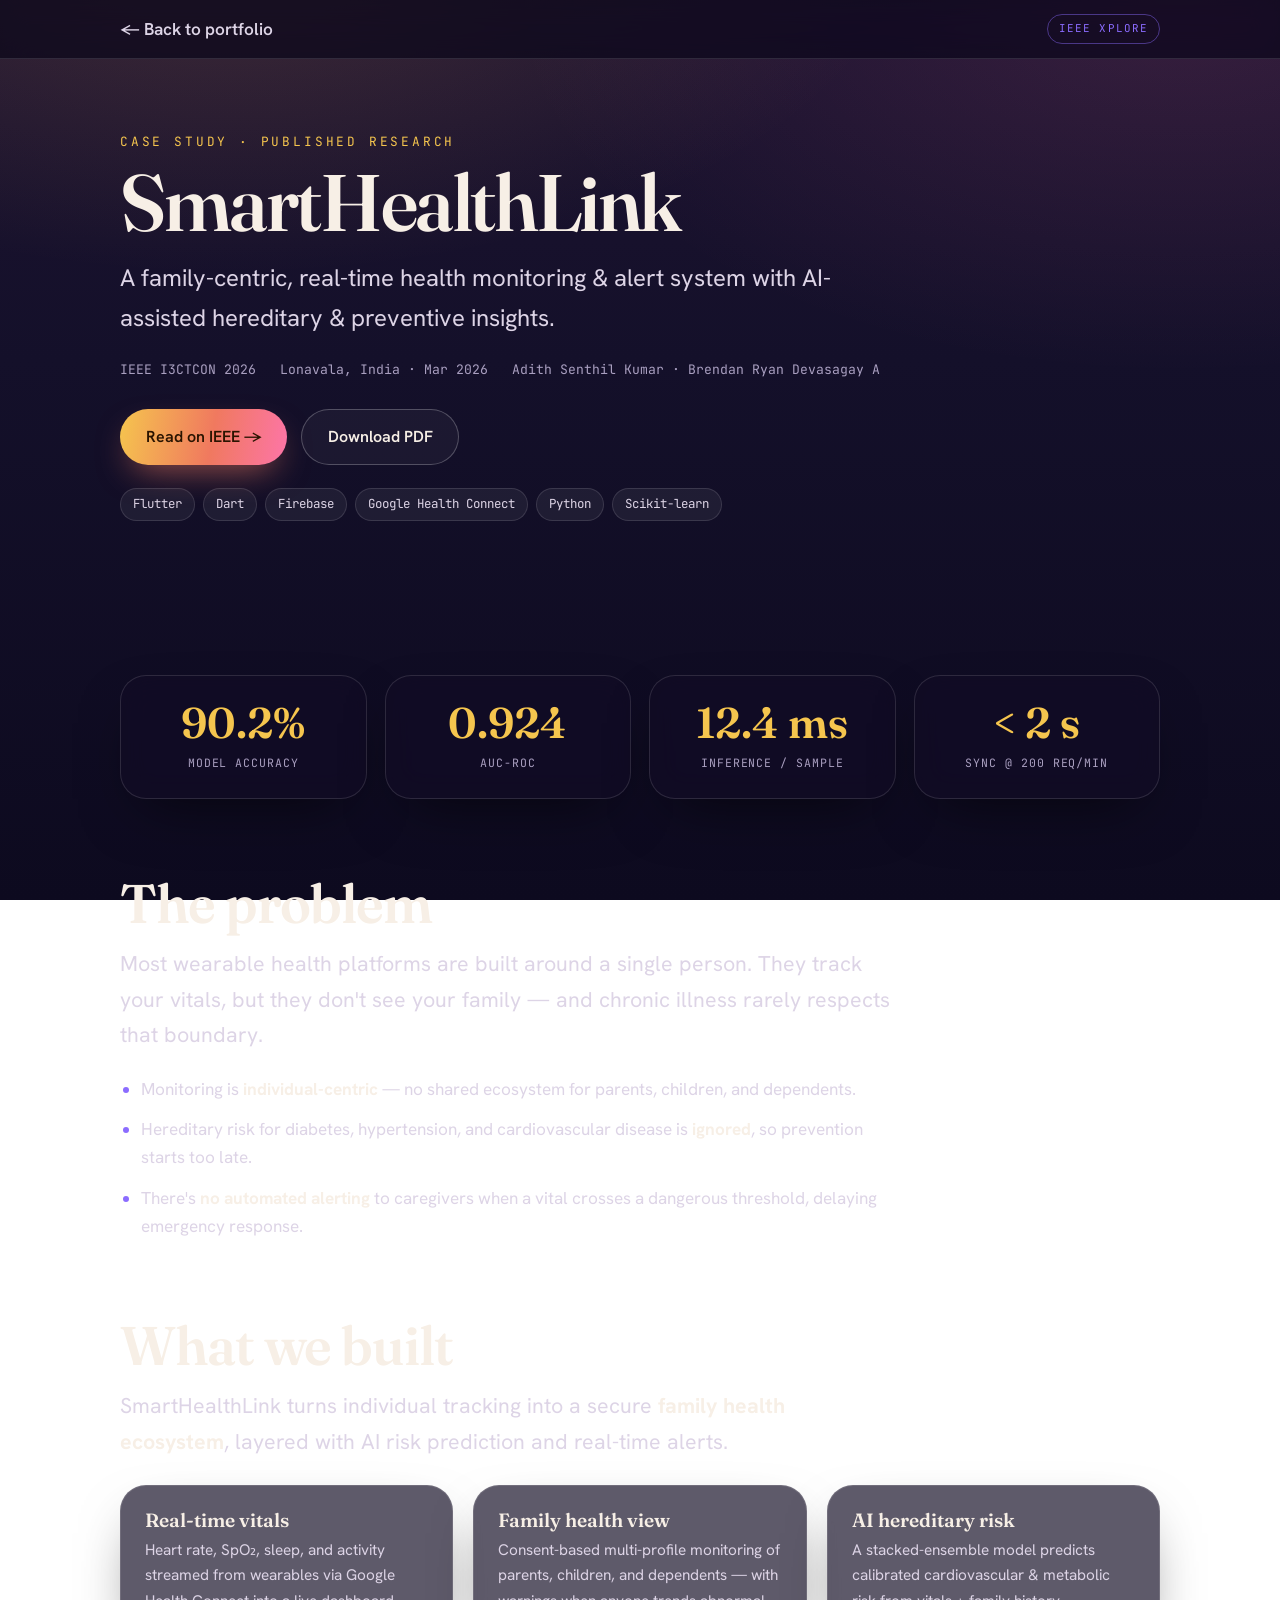
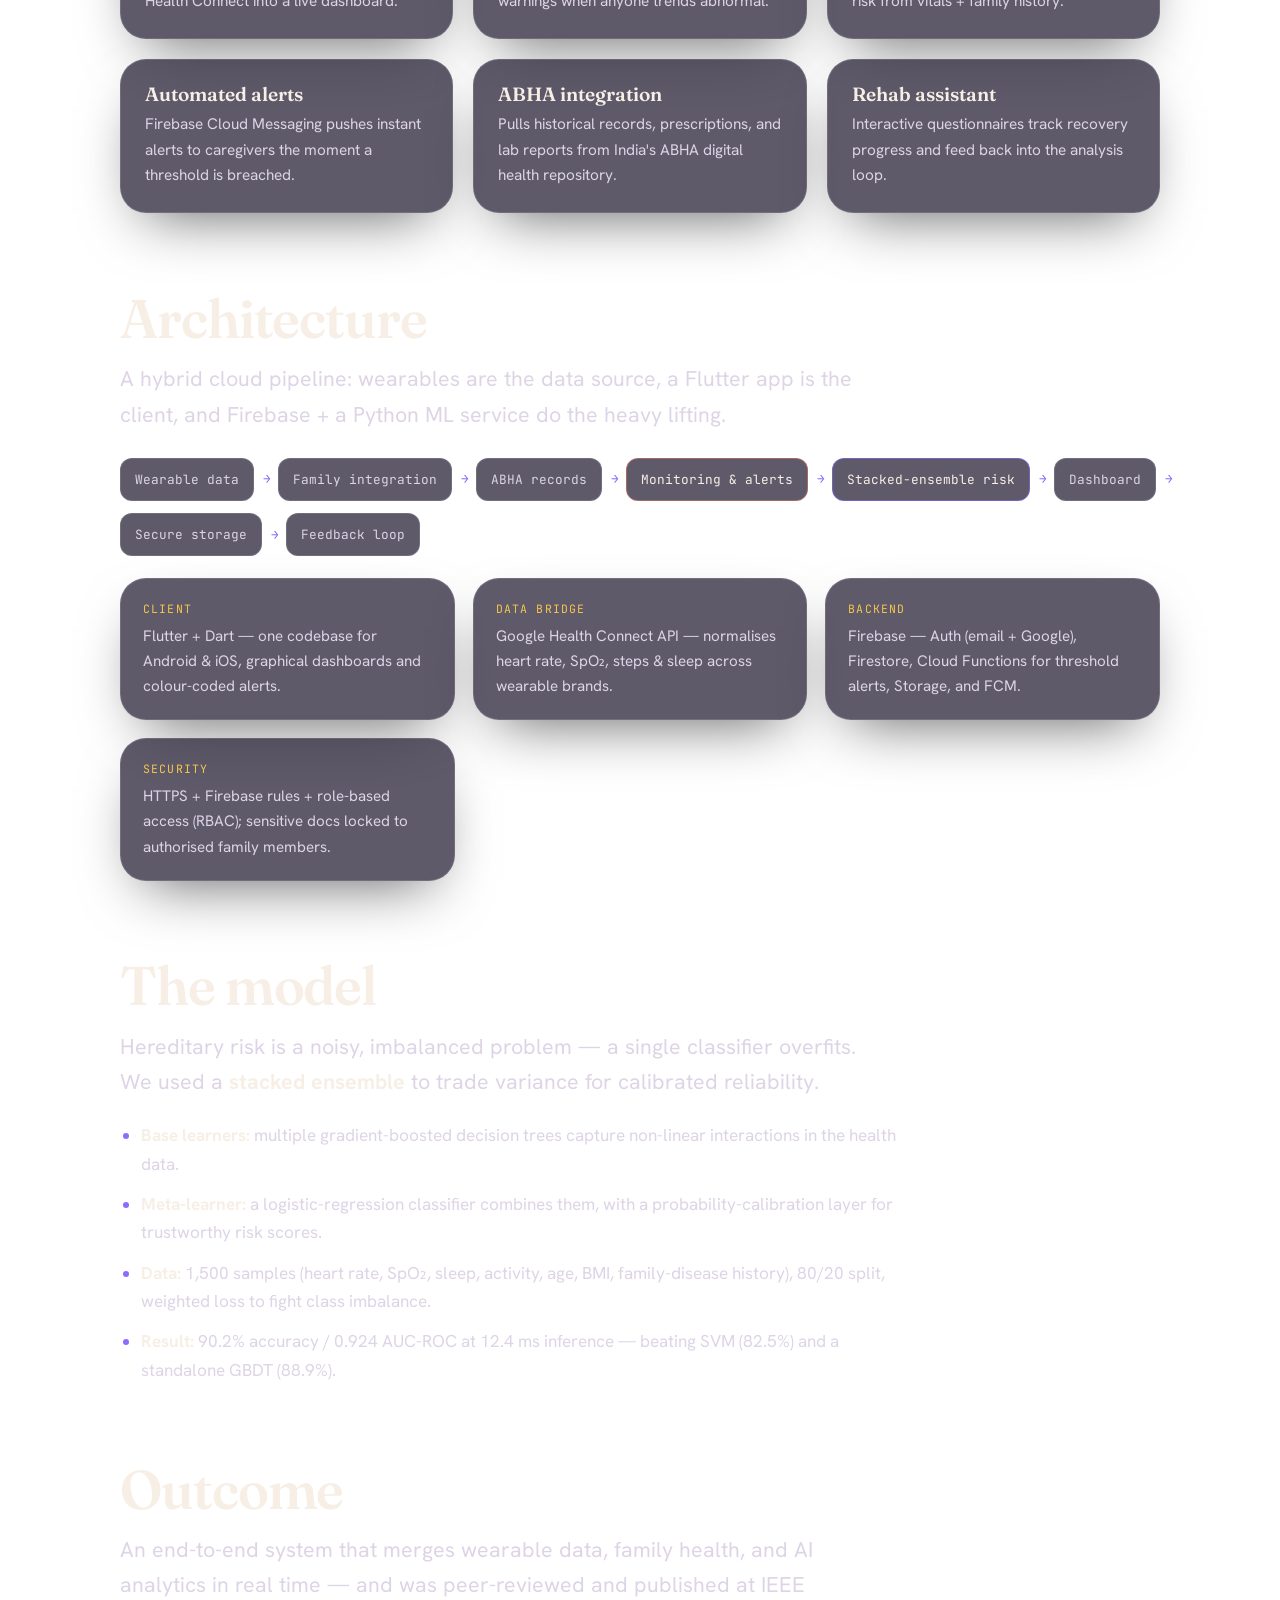
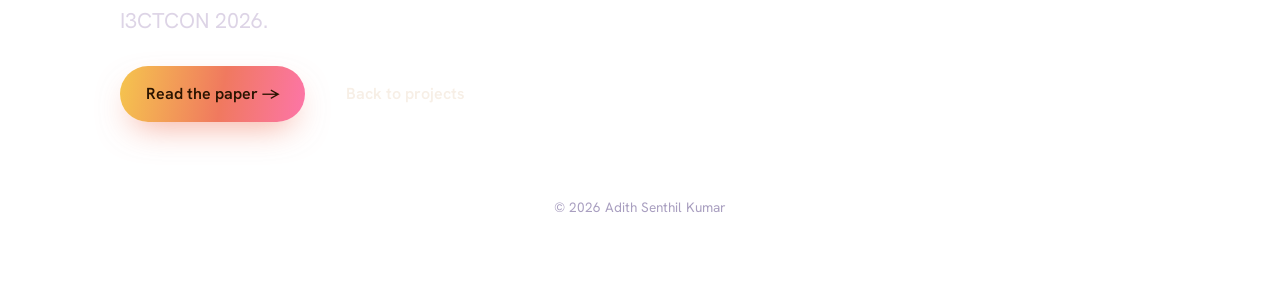
<file: smarthealthlink.html>
<!DOCTYPE html>
<html lang="en">
<head>
  <meta charset="UTF-8">
  <meta name="viewport" content="width=device-width, initial-scale=1">
  <title>SmartHealthLink — Case Study | Adith Senthil Kumar</title>
  <meta name="description" content="Case study: SmartHealthLink — a family-centric real-time health monitoring & alert system with an AI stacked-ensemble model for hereditary risk prediction (90.2% accuracy). Flutter, Firebase, Google Health Connect, Python.">
  <meta name="theme-color" content="#0d0a1f">
  <meta property="og:type" content="article">
  <meta property="og:title" content="SmartHealthLink — Case Study">
  <meta property="og:description" content="Family-centric health monitoring with AI hereditary-risk prediction (90.2% accuracy). Flutter · Firebase · Health Connect · Python.">
  <meta property="og:url" content="https://adith-senthil-kumar.github.io/my-portfolio/smarthealthlink.html">
  <meta property="og:image" content="https://adith-senthil-kumar.github.io/my-portfolio/og.png">
  <meta name="twitter:card" content="summary_large_image">
  <meta name="twitter:image" content="https://adith-senthil-kumar.github.io/my-portfolio/og.png">
  <link rel="canonical" href="https://adith-senthil-kumar.github.io/my-portfolio/smarthealthlink.html">
  <link rel="icon" href="data:image/svg+xml,<svg xmlns='http://www.w3.org/2000/svg' viewBox='0 0 32 32'><rect width='32' height='32' rx='8' fill='%230d0a1f'/><circle cx='16' cy='17' r='8' fill='%23f5c54e'/><rect y='22' width='32' height='10' fill='%230d0a1f'/><rect x='4' y='22' width='24' height='2' fill='%23f0795f'/></svg>">
  <link rel="preconnect" href="https://fonts.googleapis.com">
  <link rel="preconnect" href="https://fonts.gstatic.com" crossorigin>
  <link href="https://fonts.googleapis.com/css2?family=Fraunces:opsz,wght@9..144,400;9..144,500;9..144,600;9..144,700&family=Hanken+Grotesk:wght@400;500;600;700&family=JetBrains+Mono:wght@400;500&display=swap" rel="stylesheet">
  <link rel="stylesheet" href="style.css">
</head>
<body class="case">
  <a class="skip-link" href="#case-main">Skip to content</a>

  <header class="case-nav">
    <div class="case-nav__inner">
      <a class="case-nav__back" href="index.html#projects">&larr; Back to portfolio</a>
      <span class="pub__badge">IEEE Xplore</span>
    </div>
  </header>

  <main id="case-main">
    <!-- Hero -->
    <section class="section case-hero">
      <p class="eyebrow">Case study &middot; Published research</p>
      <h1 class="case-hero__title">SmartHealthLink</h1>
      <p class="case-hero__sub">A family-centric, real-time health monitoring &amp; alert system with AI-assisted hereditary &amp; preventive insights.</p>
      <ul class="case-meta">
        <li>IEEE I3CTCON 2026</li>
        <li>Lonavala, India &middot; Mar 2026</li>
        <li>Adith Senthil Kumar &middot; Brendan Ryan Devasagay A</li>
      </ul>
      <div class="case-hero__actions">
        <a class="btn btn--primary" href="https://ieeexplore.ieee.org/document/11507141" target="_blank" rel="noopener">Read on IEEE &rarr;</a>
        <a class="btn btn--ghost" href="papers/smarthealthlink.pdf" target="_blank" rel="noopener">Download PDF</a>
      </div>
      <ul class="tags case-hero__tags">
        <li>Flutter</li><li>Dart</li><li>Firebase</li><li>Google Health Connect</li><li>Python</li><li>Scikit-learn</li>
      </ul>
    </section>

    <!-- Overview / stat strip -->
    <section class="section case-block">
      <div class="metrics">
        <div class="metric glass"><span class="metric__num">90.2%</span><span class="metric__label">Model accuracy</span></div>
        <div class="metric glass"><span class="metric__num">0.924</span><span class="metric__label">AUC-ROC</span></div>
        <div class="metric glass"><span class="metric__num">12.4 ms</span><span class="metric__label">Inference / sample</span></div>
        <div class="metric glass"><span class="metric__num">&lt; 2 s</span><span class="metric__label">Sync @ 200 req/min</span></div>
      </div>
    </section>

    <!-- Problem -->
    <section class="section case-block">
      <h2 class="section__title">The problem</h2>
      <p class="case-lead">Most wearable health platforms are built around a single person. They track your vitals, but they don't see your family — and chronic illness rarely respects that boundary.</p>
      <ul class="case-list">
        <li>Monitoring is <strong>individual-centric</strong> — no shared ecosystem for parents, children, and dependents.</li>
        <li>Hereditary risk for diabetes, hypertension, and cardiovascular disease is <strong>ignored</strong>, so prevention starts too late.</li>
        <li>There's <strong>no automated alerting</strong> to caregivers when a vital crosses a dangerous threshold, delaying emergency response.</li>
      </ul>
    </section>

    <!-- Solution -->
    <section class="section case-block">
      <h2 class="section__title">What we built</h2>
      <p class="case-lead">SmartHealthLink turns individual tracking into a secure <strong>family health ecosystem</strong>, layered with AI risk prediction and real-time alerts.</p>
      <div class="feature-grid">
        <div class="feature glass"><h3>Real-time vitals</h3><p>Heart rate, SpO&#8322;, sleep, and activity streamed from wearables via Google Health Connect into a live dashboard.</p></div>
        <div class="feature glass"><h3>Family health view</h3><p>Consent-based multi-profile monitoring of parents, children, and dependents — with warnings when anyone trends abnormal.</p></div>
        <div class="feature glass"><h3>AI hereditary risk</h3><p>A stacked-ensemble model predicts calibrated cardiovascular &amp; metabolic risk from vitals + family history.</p></div>
        <div class="feature glass"><h3>Automated alerts</h3><p>Firebase Cloud Messaging pushes instant alerts to caregivers the moment a threshold is breached.</p></div>
        <div class="feature glass"><h3>ABHA integration</h3><p>Pulls historical records, prescriptions, and lab reports from India's ABHA digital health repository.</p></div>
        <div class="feature glass"><h3>Rehab assistant</h3><p>Interactive questionnaires track recovery progress and feed back into the analysis loop.</p></div>
      </div>
    </section>

    <!-- Architecture -->
    <section class="section case-block">
      <h2 class="section__title">Architecture</h2>
      <p class="case-lead">A hybrid cloud pipeline: wearables are the data source, a Flutter app is the client, and Firebase + a Python ML service do the heavy lifting.</p>
      <div class="flow" role="img" aria-label="Pipeline: wearable data collection, family integration, ABHA retrieval, health monitoring with alerts, stacked-ensemble risk prediction, dashboard, secure storage, feedback loop.">
        <span class="flow__step">Wearable data</span>
        <span class="flow__step">Family integration</span>
        <span class="flow__step">ABHA records</span>
        <span class="flow__step flow__step--alert">Monitoring &amp; alerts</span>
        <span class="flow__step flow__step--ai">Stacked-ensemble risk</span>
        <span class="flow__step">Dashboard</span>
        <span class="flow__step">Secure storage</span>
        <span class="flow__step">Feedback loop</span>
      </div>
      <div class="layer-grid">
        <div class="layer glass"><span class="layer__k">Client</span><span class="layer__v">Flutter + Dart — one codebase for Android &amp; iOS, graphical dashboards and colour-coded alerts.</span></div>
        <div class="layer glass"><span class="layer__k">Data bridge</span><span class="layer__v">Google Health Connect API — normalises heart rate, SpO&#8322;, steps &amp; sleep across wearable brands.</span></div>
        <div class="layer glass"><span class="layer__k">Backend</span><span class="layer__v">Firebase — Auth (email + Google), Firestore, Cloud Functions for threshold alerts, Storage, and FCM.</span></div>
        <div class="layer glass"><span class="layer__k">Security</span><span class="layer__v">HTTPS + Firebase rules + role-based access (RBAC); sensitive docs locked to authorised family members.</span></div>
      </div>
    </section>

    <!-- ML -->
    <section class="section case-block">
      <h2 class="section__title">The model</h2>
      <p class="case-lead">Hereditary risk is a noisy, imbalanced problem — a single classifier overfits. We used a <strong>stacked ensemble</strong> to trade variance for calibrated reliability.</p>
      <ul class="case-list">
        <li><strong>Base learners:</strong> multiple gradient-boosted decision trees capture non-linear interactions in the health data.</li>
        <li><strong>Meta-learner:</strong> a logistic-regression classifier combines them, with a probability-calibration layer for trustworthy risk scores.</li>
        <li><strong>Data:</strong> 1,500 samples (heart rate, SpO&#8322;, sleep, activity, age, BMI, family-disease history), 80/20 split, weighted loss to fight class imbalance.</li>
        <li><strong>Result:</strong> 90.2% accuracy / 0.924 AUC-ROC at 12.4 ms inference — beating SVM (82.5%) and a standalone GBDT (88.9%).</li>
      </ul>
    </section>

    <!-- Outcome -->
    <section class="section case-block">
      <h2 class="section__title">Outcome</h2>
      <p class="case-lead">An end-to-end system that merges wearable data, family health, and AI analytics in real time — and was peer-reviewed and published at IEEE I3CTCON 2026.</p>
      <div class="case-hero__actions">
        <a class="btn btn--primary" href="https://ieeexplore.ieee.org/document/11507141" target="_blank" rel="noopener">Read the paper &rarr;</a>
        <a class="btn btn--ghost" href="index.html#projects">Back to projects</a>
      </div>
    </section>
  </main>

  <footer class="footer">
    <p>&copy; <span id="year">2026</span> Adith Senthil Kumar</p>
  </footer>

  <script>document.getElementById('year').textContent = new Date().getFullYear();</script>
</body>
</html>
</file>
<file: style.css>
/* ============================================================
   Adith Senthil Kumar — Portfolio
   "Dusk to Dawn": frosted-glass content floating over an
   animated sunset→night landscape. Mobile-first & responsive.
   ============================================================ */

/* ---------- Design tokens ---------- */
:root {
  --bg-night: #0d0a1f;

  --ink: #f7efe6;        /* warm off-white */
  --ink-soft: #ddd4e6;   /* secondary text */
  --ink-dim: #a99fc0;    /* muted labels */

  --gold: #f5c54e;
  --coral: #f0795f;
  --pink: #fd75a8;
  --violet: #8b6cff;

  --glass: rgba(18, 13, 36, 0.68);
  --glass-strong: rgba(14, 10, 30, 0.74);
  --stroke: rgba(255, 255, 255, 0.12);
  --stroke-strong: rgba(255, 255, 255, 0.24);

  --radius: 16px;
  --radius-lg: 26px;
  --maxw: 1120px;

  --font-display: "Fraunces", Georgia, "Times New Roman", serif;
  --font-body: "Hanken Grotesk", system-ui, -apple-system, sans-serif;
  --font-mono: "JetBrains Mono", ui-monospace, "SFMono-Regular", monospace;

  --shadow: 0 24px 60px -24px rgba(0, 0, 0, 0.65);
  --shadow-sm: 0 12px 30px -16px rgba(0, 0, 0, 0.6);
  --accent: linear-gradient(100deg, var(--gold), var(--coral) 55%, var(--pink));
  --ease: cubic-bezier(0.22, 1, 0.36, 1);
}

/* ---------- Reset / base ---------- */
*,
*::before,
*::after { box-sizing: border-box; }

html {
  scroll-behavior: smooth;
  -webkit-text-size-adjust: 100%;
}

body {
  margin: 0;
  min-height: 100vh;
  font-family: var(--font-body);
  font-size: clamp(1rem, 0.96rem + 0.2vw, 1.075rem);
  line-height: 1.65;
  color: var(--ink);
  background: var(--bg-night);
  overflow-x: hidden;
  -webkit-font-smoothing: antialiased;
  text-rendering: optimizeLegibility;
}

body.nav-open { overflow: hidden; }

img { max-width: 100%; display: block; }

a { color: inherit; text-decoration: none; }

h1, h2, h3 { margin: 0; font-family: var(--font-display); font-weight: 600; line-height: 1.05; }

p { margin: 0; }

:focus-visible {
  outline: 2px solid var(--gold);
  outline-offset: 3px;
  border-radius: 8px;
}

::selection { background: rgba(245, 197, 78, 0.3); color: #fff; }

/* ---------- Background layers ---------- */
svg.parallax {
  position: fixed;
  inset: 0;
  width: 100%;
  height: 100%;
  display: block;
  z-index: 0;
  pointer-events: none;
}

/* Vignette + top/bottom darkening so text stays legible over a sky
   that shifts from bright sunset to dark night. */
.sky-overlay {
  position: fixed;
  inset: 0;
  z-index: 1;
  pointer-events: none;
  background:
    radial-gradient(120% 80% at 50% 0%, rgba(13, 10, 31, 0) 40%, rgba(13, 10, 31, 0.35) 100%),
    linear-gradient(
      to bottom,
      rgba(13, 10, 31, 0.55) 0%,
      rgba(13, 10, 31, 0) 18%,
      rgba(13, 10, 31, 0) 64%,
      rgba(13, 10, 31, 0.6) 100%
    );
}

main, .footer { position: relative; z-index: 2; }

/* ---------- Navigation ---------- */
.skip-link {
  position: fixed;
  top: -120px;
  left: 16px;
  z-index: 200;
  padding: 12px 18px;
  background: var(--glass-strong);
  border: 1px solid var(--stroke-strong);
  border-radius: 12px;
  color: var(--ink);
  font-weight: 600;
  transition: top 0.2s var(--ease);
}
.skip-link:focus { top: 16px; }

.nav {
  position: fixed;
  inset: 0 0 auto 0;
  z-index: 100;
  transition: background 0.35s var(--ease), backdrop-filter 0.35s var(--ease),
    border-color 0.35s var(--ease);
  border-bottom: 1px solid transparent;
}
.nav.is-scrolled {
  background: rgba(11, 8, 26, 0.7);
  backdrop-filter: blur(14px) saturate(130%);
  -webkit-backdrop-filter: blur(14px) saturate(130%);
  border-bottom-color: var(--stroke);
}

.nav__inner {
  max-width: var(--maxw);
  margin: 0 auto;
  padding: 16px clamp(20px, 5vw, 40px);
  display: flex;
  align-items: center;
  justify-content: space-between;
  gap: 16px;
}

.nav__brand {
  font-family: var(--font-display);
  font-weight: 600;
  font-size: 1.35rem;
  letter-spacing: -0.01em;
  display: inline-flex;
  align-items: center;
  gap: 12px;
}
.nav__accent {
  background: var(--accent);
  -webkit-background-clip: text;
  background-clip: text;
  color: transparent;
}
.nav__mark {
  width: 26px;
  height: 26px;
  border-radius: 50%;
  background: radial-gradient(circle at 50% 35%, var(--gold), var(--coral) 70%, var(--pink));
  box-shadow: 0 0 18px rgba(245, 197, 78, 0.6);
  flex: none;
}

.nav__menu {
  display: flex;
  align-items: center;
  gap: clamp(18px, 2.5vw, 34px);
}
.nav__menu a {
  position: relative;
  color: var(--ink-soft);
  font-weight: 500;
  font-size: 0.98rem;
  padding: 6px 0;
  transition: color 0.25s var(--ease);
}
.nav__menu a:not(.nav__pill)::after {
  content: "";
  position: absolute;
  left: 0;
  bottom: 0;
  width: 100%;
  height: 2px;
  border-radius: 2px;
  background: var(--accent);
  transform: scaleX(0);
  transform-origin: left;
  transition: transform 0.3s var(--ease);
}
.nav__menu a:hover { color: var(--ink); }
.nav__menu a:not(.nav__pill):hover::after,
.nav__menu a.is-active:not(.nav__pill)::after { transform: scaleX(1); }
.nav__menu a.is-active:not(.nav__pill) { color: var(--ink); }

.nav__pill {
  padding: 9px 20px !important;
  border-radius: 999px;
  border: 1px solid var(--stroke-strong);
  background: rgba(255, 255, 255, 0.05);
  color: var(--ink) !important;
}
.nav__pill:hover {
  background: var(--accent);
  color: #2a1400 !important;
  border-color: transparent;
}

/* Hamburger */
.nav__toggle {
  display: none;
  width: 46px;
  height: 46px;
  border: 1px solid var(--stroke-strong);
  border-radius: 12px;
  background: rgba(255, 255, 255, 0.04);
  cursor: pointer;
  padding: 0;
  position: relative;
  z-index: 110;
}
.nav__toggle span {
  position: absolute;
  left: 50%;
  width: 20px;
  height: 2px;
  border-radius: 2px;
  background: var(--ink);
  transform: translateX(-50%);
  transition: transform 0.3s var(--ease), opacity 0.2s var(--ease), top 0.3s var(--ease);
}
.nav__toggle span:nth-child(1) { top: 16px; }
.nav__toggle span:nth-child(2) { top: 22px; }
.nav__toggle span:nth-child(3) { top: 28px; }
.nav__toggle[aria-expanded="true"] span:nth-child(1) { top: 22px; transform: translateX(-50%) rotate(45deg); }
.nav__toggle[aria-expanded="true"] span:nth-child(2) { opacity: 0; }
.nav__toggle[aria-expanded="true"] span:nth-child(3) { top: 22px; transform: translateX(-50%) rotate(-45deg); }

/* ---------- Layout helpers ---------- */
.section {
  max-width: var(--maxw);
  margin: 0 auto;
  padding: clamp(56px, 9vw, 120px) clamp(20px, 5vw, 40px);
  scroll-margin-top: 84px;
}

.section__head {
  display: flex;
  align-items: baseline;
  gap: 16px;
  margin-bottom: clamp(28px, 4vw, 48px);
}
.section__num {
  font-family: var(--font-mono);
  font-size: 0.95rem;
  color: var(--violet);
  letter-spacing: 0.05em;
}
.section__title {
  font-size: clamp(2rem, 1.4rem + 3vw, 3.4rem);
  letter-spacing: -0.02em;
}

.eyebrow {
  font-family: var(--font-mono);
  font-size: 0.8rem;
  letter-spacing: 0.22em;
  text-transform: uppercase;
  color: var(--gold);
}

/* ---------- Glass ---------- */
.glass {
  background: var(--glass);
  backdrop-filter: blur(16px) saturate(125%);
  -webkit-backdrop-filter: blur(16px) saturate(125%);
  border: 1px solid var(--stroke);
  border-radius: var(--radius-lg);
  box-shadow: var(--shadow);
}

/* ---------- Buttons ---------- */
.btn {
  display: inline-flex;
  align-items: center;
  justify-content: center;
  gap: 0.5em;
  padding: 0.85em 1.6em;
  border-radius: 999px;
  font-family: var(--font-body);
  font-weight: 600;
  font-size: 1rem;
  cursor: pointer;
  transition: transform 0.25s var(--ease), box-shadow 0.25s var(--ease),
    background 0.25s var(--ease), border-color 0.25s var(--ease);
  will-change: transform;
}
.btn--primary {
  background: var(--accent);
  color: #2a1400;
  box-shadow: 0 14px 34px -12px rgba(240, 121, 95, 0.7);
}
.btn--primary:hover { transform: translateY(-3px); box-shadow: 0 22px 44px -14px rgba(240, 121, 95, 0.8); }
.btn--ghost {
  border: 1px solid var(--stroke-strong);
  background: rgba(255, 255, 255, 0.04);
  color: var(--ink);
}
.btn--ghost:hover { transform: translateY(-3px); background: rgba(255, 255, 255, 0.1); }

/* ---------- Hero ---------- */
.hero {
  min-height: 100svh;
  min-height: 100vh;
  display: flex;
  flex-direction: column;
  align-items: center;
  justify-content: center;
  text-align: center;
  padding: 120px clamp(20px, 5vw, 40px) 90px;
  position: relative;
}
.hero__inner { max-width: 880px; }
.hero__title {
  font-size: clamp(2.8rem, 1.5rem + 8vw, 6.8rem);
  letter-spacing: -0.03em;
  margin: 18px 0 14px;
  text-shadow: 0 2px 40px rgba(0, 0, 0, 0.45);
}
.hero__role {
  font-family: var(--font-mono);
  font-size: clamp(0.95rem, 0.8rem + 0.8vw, 1.3rem);
  letter-spacing: 0.12em;
  text-transform: uppercase;
  color: var(--gold);
  text-shadow: 0 2px 20px rgba(0, 0, 0, 0.5);
}
.hero__tagline {
  margin: 22px auto 0;
  max-width: 560px;
  font-size: clamp(1.05rem, 1rem + 0.5vw, 1.3rem);
  color: var(--ink-soft);
  text-shadow: 0 2px 20px rgba(0, 0, 0, 0.5);
}
.hero__actions {
  margin-top: 36px;
  display: flex;
  flex-wrap: wrap;
  gap: 14px;
  justify-content: center;
}
.hero__scroll {
  position: absolute;
  bottom: 30px;
  left: 50%;
  transform: translateX(-50%);
  display: flex;
  flex-direction: column;
  align-items: center;
  gap: 10px;
  color: var(--ink-soft);
  font-family: var(--font-mono);
  font-size: 0.7rem;
  letter-spacing: 0.25em;
  text-transform: uppercase;
}
.hero__scroll-line {
  width: 1px;
  height: 46px;
  background: linear-gradient(to bottom, var(--ink-soft), transparent);
  position: relative;
  overflow: hidden;
}
.hero__scroll-line::after {
  content: "";
  position: absolute;
  top: -50%;
  left: 0;
  width: 100%;
  height: 50%;
  background: var(--gold);
  animation: scrollPulse 1.8s var(--ease) infinite;
}
@keyframes scrollPulse {
  0% { transform: translateY(-100%); }
  60%, 100% { transform: translateY(300%); }
}

/* ---------- About ---------- */
.about {
  padding: clamp(28px, 4vw, 48px);
}
.about__body { color: var(--ink-soft); max-width: 68ch; }
.about__body p + p { margin-top: 16px; }
.about__body strong { color: var(--ink); }

/* ---------- Cards (projects) ---------- */
.cards {
  display: grid;
  grid-template-columns: repeat(auto-fit, minmax(min(100%, 290px), 1fr));
  gap: clamp(18px, 3vw, 28px);
}
.card {
  padding: 28px;
  display: flex;
  flex-direction: column;
  gap: 14px;
  transition: transform 0.3s var(--ease), border-color 0.3s var(--ease),
    box-shadow 0.3s var(--ease);
}
.card:hover {
  transform: translateY(-6px);
  border-color: var(--stroke-strong);
  box-shadow: 0 30px 60px -28px rgba(0, 0, 0, 0.8);
}
.card__top {
  display: flex;
  align-items: center;
  justify-content: space-between;
}
.card__icon img { width: 34px; height: 34px; object-fit: contain; }
.card__title { font-size: 1.4rem; }
.card__desc { color: var(--ink-soft); flex: 1; }
.card__flag {
  font-family: var(--font-mono);
  font-size: 0.62rem;
  letter-spacing: 0.1em;
  text-transform: uppercase;
  padding: 5px 10px;
  border-radius: 999px;
  color: var(--gold);
  border: 1px solid rgba(245, 197, 78, 0.4);
  white-space: nowrap;
  align-self: center;
}
.card__paper { font-weight: 600; font-size: 0.9rem; color: var(--gold); }
.card__paper:hover { text-decoration: underline; text-underline-offset: 3px; }

.tags {
  list-style: none;
  margin: 0;
  padding: 0;
  display: flex;
  flex-wrap: wrap;
  gap: 8px;
}
.tags li {
  font-family: var(--font-mono);
  font-size: 0.78rem;
  padding: 5px 12px;
  border-radius: 999px;
  background: rgba(255, 255, 255, 0.06);
  border: 1px solid var(--stroke);
  color: var(--ink-soft);
}

/* ---------- Experience ---------- */
.timeline { display: grid; gap: clamp(16px, 2.5vw, 22px); }
.job {
  padding: clamp(22px, 3vw, 32px);
  transition: transform 0.3s var(--ease), border-color 0.3s var(--ease),
    box-shadow 0.3s var(--ease);
}
.job:hover {
  transform: translateY(-4px);
  border-color: var(--stroke-strong);
  box-shadow: 0 26px 54px -28px rgba(0, 0, 0, 0.8);
}
.job__head {
  display: flex;
  align-items: baseline;
  justify-content: space-between;
  gap: 8px 24px;
  flex-wrap: wrap;
  margin-bottom: 16px;
}
.job__role { font-size: 1.3rem; }
.job__company { color: var(--gold); font-weight: 600; margin-top: 3px; }
.job__date {
  font-family: var(--font-mono);
  font-size: 0.78rem;
  color: var(--ink-dim);
  white-space: nowrap;
}
.job__points {
  margin: 0;
  padding-left: 1.15em;
  color: var(--ink-soft);
  display: grid;
  gap: 9px;
}
.job__points li { padding-left: 4px; }
.job__points li::marker { color: var(--violet); }
.job .tags { margin-top: 18px; }

/* ---------- Publications ---------- */
.pubs { display: grid; gap: clamp(16px, 2.5vw, 22px); }
.pub {
  padding: clamp(22px, 3vw, 32px);
  display: flex;
  flex-direction: column;
  gap: 12px;
  transition: transform 0.3s var(--ease), border-color 0.3s var(--ease),
    box-shadow 0.3s var(--ease);
}
.pub:hover {
  transform: translateY(-4px);
  border-color: var(--stroke-strong);
  box-shadow: 0 26px 54px -28px rgba(0, 0, 0, 0.8);
}
.pub__head { display: flex; align-items: center; justify-content: space-between; gap: 12px; }
.pub__badge {
  font-family: var(--font-mono);
  font-size: 0.68rem;
  letter-spacing: 0.1em;
  text-transform: uppercase;
  padding: 5px 11px;
  border-radius: 999px;
  color: var(--violet);
  border: 1px solid rgba(139, 108, 255, 0.45);
}
.pub__date { font-family: var(--font-mono); font-size: 0.78rem; color: var(--ink-dim); }
.pub__title { font-size: clamp(1.1rem, 1rem + 0.6vw, 1.35rem); line-height: 1.3; }
.pub__venue { color: var(--ink-soft); font-size: 0.95rem; }
.pub__authors { color: var(--ink-dim); font-size: 0.9rem; }
.pub__authors strong { color: var(--gold); font-weight: 600; }
.pub__foot {
  display: flex;
  align-items: center;
  justify-content: space-between;
  gap: 10px 20px;
  flex-wrap: wrap;
  margin-top: 4px;
  padding-top: 16px;
  border-top: 1px solid var(--stroke);
}
.pub__doi {
  font-family: var(--font-mono);
  font-size: 0.72rem;
  color: var(--ink-dim);
  overflow-wrap: anywhere;
}
.pub__link { font-weight: 600; color: var(--gold); white-space: nowrap; }
.pub__link:hover { text-decoration: underline; text-underline-offset: 3px; }

/* ---------- Skills ---------- */
.skills__label {
  font-family: var(--font-mono);
  font-size: 0.78rem;
  letter-spacing: 0.18em;
  text-transform: uppercase;
  color: var(--ink-dim);
  margin: 0 0 16px;
}
.skills__group + .skills__group { margin-top: 36px; }
.chipgrid {
  display: grid;
  grid-template-columns: repeat(auto-fill, minmax(96px, 1fr));
  gap: 14px;
}
.chip {
  display: flex;
  flex-direction: column;
  align-items: center;
  gap: 10px;
  padding: 20px 10px;
  border-radius: var(--radius);
  background: var(--glass);
  border: 1px solid var(--stroke);
  transition: transform 0.25s var(--ease), border-color 0.25s var(--ease),
    background 0.25s var(--ease);
}
.chip:hover { transform: translateY(-5px); border-color: var(--stroke-strong); background: var(--glass-strong); }
.chip img { width: 40px; height: 40px; object-fit: contain; }
.chip span {
  font-family: var(--font-mono);
  font-size: 0.78rem;
  color: var(--ink-soft);
  text-align: center;
}

/* ---------- Contact ---------- */
.contact {
  padding: clamp(34px, 5vw, 60px);
  text-align: center;
  display: flex;
  flex-direction: column;
  align-items: center;
  gap: 18px;
}
.contact__lead { font-size: clamp(1.8rem, 1.2rem + 2.6vw, 2.8rem); letter-spacing: -0.02em; }
.contact__sub { color: var(--ink-soft); max-width: 460px; }
.contact__links {
  display: flex;
  flex-wrap: wrap;
  justify-content: center;
  gap: 14px 28px;
  margin: 6px 0 8px;
}
.contact__links a {
  font-weight: 600;
  color: var(--ink);
  position: relative;
  padding-bottom: 3px;
}
.contact__links a::after {
  content: "";
  position: absolute;
  left: 0;
  bottom: 0;
  width: 100%;
  height: 2px;
  background: var(--accent);
  transform: scaleX(0);
  transform-origin: left;
  transition: transform 0.3s var(--ease);
}
.contact__links a:hover::after { transform: scaleX(1); }

/* ---------- Footer ---------- */
.footer {
  text-align: center;
  padding: 36px 20px 64px;
  color: var(--ink-dim);
  font-size: 0.85rem;
}

/* ---------- Reveal on scroll ---------- */
.reveal {
  opacity: 0;
  transform: translateY(26px);
  transition: opacity 0.7s var(--ease), transform 0.7s var(--ease);
}
.reveal.is-visible { opacity: 1; transform: none; }
.cards .card:nth-child(2) { transition-delay: 0.08s; }
.cards .card:nth-child(3) { transition-delay: 0.16s; }
.cards .card:nth-child(4) { transition-delay: 0.24s; }

/* ---------- Responsive ---------- */
@media (max-width: 760px) {
  .nav__toggle { display: block; }
  .nav__menu {
    position: fixed;
    inset: 0;
    flex-direction: column;
    justify-content: center;
    gap: 26px;
    padding: 80px 28px 40px;
    background: rgba(11, 8, 26, 0.97);
    backdrop-filter: blur(20px);
    -webkit-backdrop-filter: blur(20px);
    transform: translateY(-100%);
    opacity: 0;
    visibility: hidden;
    transition: transform 0.45s var(--ease), opacity 0.3s var(--ease), visibility 0.45s var(--ease);
  }
  .nav__menu.is-open { transform: translateY(0); opacity: 1; visibility: visible; }
  .nav__menu a { font-size: 1.5rem; font-family: var(--font-display); }
  .nav__pill { padding: 12px 28px !important; }

  /* Cheaper rendering on low-end phones: drop heavy blur, use opaque panels */
  .glass { backdrop-filter: none; -webkit-backdrop-filter: none; background: rgba(15, 11, 32, 0.92); }
  .nav.is-scrolled { backdrop-filter: blur(6px); -webkit-backdrop-filter: blur(6px); }

  .section__head { flex-direction: row; }
}

@media (max-width: 420px) {
  .hero__actions .btn { width: 100%; }
}

/* ---------- Reduced motion ---------- */
@media (prefers-reduced-motion: reduce) {
  html { scroll-behavior: auto; }
  .reveal { opacity: 1; transform: none; transition: none; }
  .hero__scroll-line::after { animation: none; }
  *,
  *::before,
  *::after {
    animation-duration: 0.001ms !important;
    animation-iteration-count: 1 !important;
    transition-duration: 0.001ms !important;
  }
}

/* ---------- Hero contrast scrim (legibility over the bright sky) ---------- */
.hero::before {
  content: "";
  position: absolute;
  inset: 0;
  background: radial-gradient(58% 46% at 50% 42%, rgba(11, 8, 24, 0.55), rgba(11, 8, 24, 0) 72%);
  pointer-events: none;
  z-index: 0;
}
.hero__inner { position: relative; z-index: 1; }
.hero__scroll { z-index: 1; }

/* ============================================================
   Case-study page (smarthealthlink.html)
   ============================================================ */
body.case {
  background:
    radial-gradient(120% 90% at 18% -10%, rgba(245, 170, 95, 0.18), transparent 45%),
    radial-gradient(100% 80% at 92% 0%, rgba(253, 117, 168, 0.12), transparent 52%),
    linear-gradient(180deg, #1d1330 0%, #14102a 40%, #0d0a1f 100%);
  background-attachment: fixed;
}

.case-nav {
  position: sticky;
  top: 0;
  z-index: 100;
  background: rgba(11, 8, 26, 0.72);
  backdrop-filter: blur(12px) saturate(130%);
  -webkit-backdrop-filter: blur(12px) saturate(130%);
  border-bottom: 1px solid var(--stroke);
}
.case-nav__inner {
  max-width: var(--maxw);
  margin: 0 auto;
  padding: 14px clamp(20px, 5vw, 40px);
  display: flex;
  align-items: center;
  justify-content: space-between;
  gap: 16px;
}
.case-nav__back { font-weight: 600; color: var(--ink-soft); transition: color 0.2s var(--ease); }
.case-nav__back:hover { color: var(--ink); }

.case-block { padding-block: clamp(22px, 3vw, 42px); }
.case-hero { padding-top: clamp(40px, 6vw, 72px); }
.case-hero__title {
  font-family: var(--font-display);
  font-weight: 600;
  font-size: clamp(2.6rem, 1.6rem + 5vw, 5rem);
  letter-spacing: -0.03em;
  line-height: 1;
  margin: 10px 0 16px;
}
.case-hero__sub { font-size: clamp(1.1rem, 1rem + 0.7vw, 1.5rem); color: var(--ink-soft); max-width: 720px; }
.case-meta {
  list-style: none;
  padding: 0;
  margin: 22px 0 0;
  display: flex;
  flex-wrap: wrap;
  gap: 8px 24px;
  font-family: var(--font-mono);
  font-size: 0.82rem;
  color: var(--ink-dim);
}
.case-hero__actions { display: flex; flex-wrap: wrap; gap: 14px; margin-top: 28px; }
.case-hero__tags { margin-top: 24px; }

.case-lead { font-size: clamp(1.08rem, 1rem + 0.5vw, 1.34rem); color: var(--ink-soft); max-width: 770px; }
.section__title + .case-lead { margin-top: 14px; }
.case-list {
  margin: 22px 0 0;
  padding-left: 1.2em;
  max-width: 790px;
  display: grid;
  gap: 12px;
  color: var(--ink-soft);
}
.case-list li::marker { color: var(--violet); }
.case-list strong, .case-lead strong { color: var(--ink); }

.metrics { display: grid; grid-template-columns: repeat(auto-fit, minmax(150px, 1fr)); gap: clamp(12px, 2vw, 18px); }
.metric { padding: 26px 20px; text-align: center; display: flex; flex-direction: column; gap: 8px; }
.metric__num { font-family: var(--font-display); font-weight: 600; font-size: clamp(1.8rem, 1.4rem + 1.6vw, 2.7rem); color: var(--gold); line-height: 1; }
.metric__label { font-family: var(--font-mono); font-size: 0.72rem; letter-spacing: 0.08em; text-transform: uppercase; color: var(--ink-dim); }

.feature-grid { display: grid; grid-template-columns: repeat(auto-fit, minmax(min(100%, 258px), 1fr)); gap: clamp(14px, 2.2vw, 20px); margin-top: 26px; }
.feature { padding: 24px; transition: transform 0.3s var(--ease), border-color 0.3s var(--ease); }
.feature:hover { transform: translateY(-4px); border-color: var(--stroke-strong); }
.feature h3 { font-family: var(--font-display); font-size: 1.2rem; margin-bottom: 8px; }
.feature p { color: var(--ink-soft); font-size: 0.96rem; }

.flow { display: flex; flex-wrap: wrap; align-items: center; gap: 12px 24px; margin-top: 26px; }
.flow__step {
  position: relative;
  font-family: var(--font-mono);
  font-size: 0.8rem;
  padding: 10px 14px;
  border-radius: 12px;
  background: var(--glass);
  border: 1px solid var(--stroke);
  color: var(--ink-soft);
}
.flow__step:not(:last-child)::after {
  content: "\2192";
  position: absolute;
  right: -18px;
  top: 50%;
  transform: translateY(-50%);
  color: var(--violet);
}
.flow__step--alert { border-color: rgba(240, 121, 95, 0.5); color: var(--ink); }
.flow__step--ai { border-color: rgba(139, 108, 255, 0.55); color: var(--ink); }

.layer-grid { display: grid; grid-template-columns: repeat(auto-fit, minmax(min(100%, 280px), 1fr)); gap: clamp(12px, 2vw, 18px); margin-top: 22px; }
.layer { padding: 20px 22px; display: flex; flex-direction: column; gap: 6px; }
.layer__k { font-family: var(--font-mono); font-size: 0.72rem; letter-spacing: 0.1em; text-transform: uppercase; color: var(--gold); }
.layer__v { color: var(--ink-soft); font-size: 0.95rem; }

/* Publication abstracts + multi-link feet, project-card link rows */
.pub__abstract { color: var(--ink-soft); font-size: 0.95rem; }
.pub__links { display: flex; flex-wrap: wrap; gap: 14px 18px; }
.card__links { display: flex; flex-wrap: wrap; align-items: center; gap: 8px 18px; }
.card__paper--muted { color: var(--ink-dim); }
.card__paper--muted:hover { color: var(--ink-soft); }

/* ============================================================
   Screenshot gallery + lightbox (case-study pages)
   Reusable: every .shot button on a page feeds the single
   <dialog> built once by gallery.js. Drop in markup + a
   screenshots/<app>/ folder for any future case study.
   ============================================================ */

.shots { display: grid; gap: clamp(26px, 4vw, 40px); margin-top: 30px; }
.shots__group { display: flex; flex-direction: column; gap: 16px; }
.shots__label {
  font-family: var(--font-mono);
  font-size: 0.72rem;
  letter-spacing: 0.1em;
  text-transform: uppercase;
  color: var(--gold);
}
.shots__grid { display: flex; flex-wrap: wrap; gap: clamp(14px, 2.5vw, 22px); }

/* Device-framed thumbnail — a focusable button that opens the lightbox */
.shot {
  flex: 1 1 150px;
  max-width: 196px;
  margin: 0;
  padding: 6px;
  border: 1px solid var(--stroke);
  border-radius: 26px;
  background: linear-gradient(160deg, rgba(42, 33, 70, 0.92), rgba(18, 13, 36, 0.92));
  box-shadow: var(--shadow-sm);
  cursor: pointer;
  position: relative;
  transition: transform 0.3s var(--ease), border-color 0.3s var(--ease), box-shadow 0.3s var(--ease);
  -webkit-tap-highlight-color: transparent;
}
.shot__media { position: relative; display: block; border-radius: 20px; overflow: hidden; }
.shot__img { display: block; width: 100%; height: auto; transition: opacity 0.45s var(--ease); }
.shot__img--light { position: absolute; top: 0; left: 0; height: 100%; object-fit: cover; opacity: 0; }
.shots[data-theme="light"] .shot__img--dark { opacity: 0; }
.shots[data-theme="light"] .shot__img--light { opacity: 1; }

/* Web (desktop / landscape) shots — a subtle browser-window frame */
.shot--web {
  flex: 1 1 340px;
  max-width: 520px;
  padding: 0;
  border-radius: 12px;
  overflow: hidden;
  background: var(--glass-strong);
  display: flex;
  flex-direction: column;
}
.shot--web::before {
  content: "";
  height: 26px;
  flex: none;
  border-bottom: 1px solid var(--stroke);
  background:
    radial-gradient(circle 3.5px at 16px 13px, #ff5f57 96%, transparent),
    radial-gradient(circle 3.5px at 30px 13px, #febc2e 96%, transparent),
    radial-gradient(circle 3.5px at 44px 13px, #28c840 96%, transparent),
    rgba(255, 255, 255, 0.04);
}
.shot--web .shot__media { border-radius: 0; }
.shot:hover {
  transform: translateY(-6px);
  border-color: var(--stroke-strong);
  box-shadow: 0 28px 56px -26px rgba(0, 0, 0, 0.85);
}
.shot:focus-visible { outline: 2px solid var(--gold); outline-offset: 3px; }
.shot::after {                       /* zoom affordance on hover/focus */
  content: "\2922";
  position: absolute;
  bottom: 12px;
  right: 12px;
  width: 30px;
  height: 30px;
  display: flex;
  align-items: center;
  justify-content: center;
  border-radius: 999px;
  background: rgba(13, 10, 31, 0.74);
  border: 1px solid var(--stroke-strong);
  color: var(--gold);
  font-size: 0.95rem;
  opacity: 0;
  transform: translateY(6px);
  transition: opacity 0.25s var(--ease), transform 0.25s var(--ease);
  pointer-events: none;
}
.shot:hover::after,
.shot:focus-visible::after { opacity: 1; transform: none; }

/* Lightbox dialog (injected by gallery.js) */
.lightbox {
  width: 100vw;
  max-width: 100vw;
  height: 100vh;
  max-height: 100vh;
  margin: 0;
  padding: 0;
  border: none;
  background: transparent;
  overflow: hidden;
}
.lightbox::backdrop {
  background: rgba(8, 6, 18, 0.88);
  -webkit-backdrop-filter: blur(8px);
  backdrop-filter: blur(8px);
}
.lightbox[open] {
  display: flex;
  flex-direction: column;
  align-items: center;
  justify-content: center;
  gap: 14px;
  padding: clamp(16px, 4vw, 40px);
}
.lightbox__img {
  max-width: min(94vw, 980px);
  max-height: 80vh;
  width: auto;
  height: auto;
  border-radius: 22px;
  border: 1px solid var(--stroke-strong);
  box-shadow: 0 40px 90px -30px rgba(0, 0, 0, 0.92);
  background: var(--bg-night);
  animation: lb-pop 0.32s var(--ease);
  transition: opacity 0.3s var(--ease);
}
@keyframes lb-pop {
  from { opacity: 0; transform: scale(0.96) translateY(10px); }
  to { opacity: 1; transform: none; }
}
.lightbox__caption {
  font-family: var(--font-mono);
  font-size: 0.8rem;
  letter-spacing: 0.04em;
  color: var(--ink-soft);
  text-align: center;
  margin: 0;
  max-width: 90vw;
}
.lightbox__counter { font-family: var(--font-mono); font-size: 0.72rem; color: var(--ink-dim); }
.lightbox__btn {
  position: absolute;
  display: inline-flex;
  align-items: center;
  justify-content: center;
  width: 46px;
  height: 46px;
  border-radius: 999px;
  border: 1px solid var(--stroke-strong);
  background: rgba(18, 13, 36, 0.72);
  -webkit-backdrop-filter: blur(8px);
  backdrop-filter: blur(8px);
  color: var(--ink);
  font-size: 1.4rem;
  line-height: 1;
  cursor: pointer;
  transition: background 0.2s var(--ease), border-color 0.2s var(--ease), transform 0.2s var(--ease);
}
.lightbox__btn:hover { background: rgba(240, 121, 95, 0.22); border-color: var(--coral); }
.lightbox__btn:focus-visible { outline: 2px solid var(--gold); outline-offset: 2px; }
.lightbox__close { top: clamp(14px, 3vw, 26px); right: clamp(14px, 3vw, 26px); }
.lightbox__prev { left: clamp(10px, 3vw, 28px); top: 50%; transform: translateY(-50%); }
.lightbox__next { right: clamp(10px, 3vw, 28px); top: 50%; transform: translateY(-50%); }
.lightbox__prev:hover { transform: translateY(-50%) scale(1.08); }
.lightbox__next:hover { transform: translateY(-50%) scale(1.08); }

@media (max-width: 560px) {
  .lightbox__prev { left: 8px; }
  .lightbox__next { right: 8px; }
  .lightbox__img { max-width: 86vw; max-height: 72vh; }
  .lightbox__btn { width: 42px; height: 42px; }
}

/* App-icon badge on a case-study hero */
.case-hero__icon {
  width: 64px;
  height: 64px;
  border-radius: 16px;
  border: 1px solid var(--stroke);
  box-shadow: var(--shadow-sm);
  margin-bottom: 18px;
}

/* Honest aside (e.g. "private repo, not published") */
.case-note {
  margin-top: 16px;
  font-size: 0.95rem;
  color: var(--ink-dim);
  max-width: 770px;
}

/* Inline code in case-study copy */
.layer__v code,
.case-lead code {
  font-family: var(--font-mono);
  font-size: 0.88em;
  padding: 0.1em 0.4em;
  border-radius: 6px;
  background: rgba(255, 255, 255, 0.07);
  border: 1px solid var(--stroke);
  color: var(--ink);
}

/* ---- Promo reel (case-study showpiece) ---- */
.reel-figure { margin: 0; }
.reel {
  position: relative;
  aspect-ratio: 16 / 9;
  border-radius: var(--radius-lg);
  overflow: hidden;
  border: 1px solid var(--stroke);
  box-shadow: var(--shadow);
  background: #06070d;
}
.reel--portrait { aspect-ratio: 9 / 16; max-width: 380px; margin-inline: auto; }
.reel__video { display: block; width: 100%; height: 100%; object-fit: cover; }
.reel__toggle,
.reel__mute {
  position: absolute;
  bottom: 16px;
  width: 44px;
  height: 44px;
  display: inline-flex;
  align-items: center;
  justify-content: center;
  border-radius: 999px;
  border: 1px solid var(--stroke-strong);
  background: rgba(13, 10, 31, 0.6);
  -webkit-backdrop-filter: blur(8px);
  backdrop-filter: blur(8px);
  color: var(--ink);
  font-size: 0.95rem;
  line-height: 1;
  cursor: pointer;
  transition: background 0.2s var(--ease), border-color 0.2s var(--ease), transform 0.2s var(--ease);
}
.reel__toggle { right: 16px; }
.reel__mute { right: 68px; }
.reel__toggle:hover,
.reel__mute:hover { background: rgba(240, 121, 95, 0.22); border-color: var(--coral); transform: scale(1.06); }
.reel__toggle:focus-visible,
.reel__mute:focus-visible { outline: 2px solid var(--gold); outline-offset: 2px; }

/* ---- GitHub showcase (Projects footer) ---- */
.gh { padding: clamp(22px, 3vw, 30px); margin-top: clamp(22px, 3.5vw, 34px); }
.gh__head {
  display: flex;
  flex-wrap: wrap;
  align-items: center;
  justify-content: space-between;
  gap: 14px;
  margin-bottom: 20px;
}
.gh__eyebrow { font-family: var(--font-mono); font-size: 0.72rem; letter-spacing: 0.12em; text-transform: uppercase; color: var(--gold); }
.gh__title { font-family: var(--font-display); font-size: clamp(1.3rem, 1.1rem + 0.8vw, 1.7rem); margin-top: 4px; }
.gh__cta {
  font-family: var(--font-mono);
  font-size: 0.85rem;
  color: var(--gold);
  border: 1px solid rgba(245, 197, 78, 0.4);
  padding: 9px 16px;
  border-radius: 999px;
  white-space: nowrap;
  transition: background 0.2s var(--ease), border-color 0.2s var(--ease);
}
.gh__cta:hover { background: rgba(245, 197, 78, 0.12); border-color: var(--gold); }
.gh__grid { display: grid; grid-template-columns: repeat(auto-fit, minmax(min(100%, 240px), 1fr)); gap: 12px; }
.gh__repo {
  display: flex;
  flex-direction: column;
  gap: 8px;
  padding: 16px 18px;
  border: 1px solid var(--stroke);
  border-radius: var(--radius);
  background: rgba(255, 255, 255, 0.03);
  transition: transform 0.25s var(--ease), border-color 0.25s var(--ease), background 0.25s var(--ease);
}
.gh__repo:hover { transform: translateY(-3px); border-color: var(--stroke-strong); background: rgba(255, 255, 255, 0.06); }
.gh__repo-name { font-family: var(--font-mono); font-weight: 500; font-size: 0.95rem; color: var(--ink); word-break: break-word; }
.gh__repo-desc { color: var(--ink-soft); font-size: 0.85rem; line-height: 1.5; flex: 1; }
.gh__repo-lang { display: inline-flex; align-items: center; gap: 7px; font-family: var(--font-mono); font-size: 0.74rem; color: var(--ink-dim); }
.gh__dot { width: 10px; height: 10px; border-radius: 50%; flex: none; }
.reel__caption {
  margin: 14px 0 0;
  font-family: var(--font-mono);
  font-size: 0.78rem;
  letter-spacing: 0.04em;
  color: var(--ink-dim);
  text-align: center;
}

/* ---- Screenshot theme toggle (Dark / Light) ---- */
.theme-toggle {
  display: inline-flex;
  align-items: center;
  gap: 4px;
  margin-top: 22px;
  padding: 4px;
  border: 1px solid var(--stroke);
  border-radius: 999px;
  background: rgba(255, 255, 255, 0.04);
}
.theme-toggle__label {
  font-family: var(--font-mono);
  font-size: 0.68rem;
  letter-spacing: 0.1em;
  text-transform: uppercase;
  color: var(--ink-dim);
  padding: 0 10px 0 8px;
}
.theme-toggle__btn {
  font-family: var(--font-body);
  font-weight: 600;
  font-size: 0.85rem;
  color: var(--ink-soft);
  padding: 7px 16px;
  border: none;
  border-radius: 999px;
  background: transparent;
  cursor: pointer;
  transition: background 0.25s var(--ease), color 0.25s var(--ease);
}
.theme-toggle__btn:hover { color: var(--ink); }
.theme-toggle__btn.is-active { background: var(--accent); color: #2a1400; }
.theme-toggle__btn:focus-visible { outline: 2px solid var(--gold); outline-offset: 2px; }

/* Text-only skill chips (tools without an icon in icons/) */
.chip--text { justify-content: center; min-height: 90px; }
.chip--text span { font-size: 0.8rem; color: var(--ink); line-height: 1.35; }
</file>
